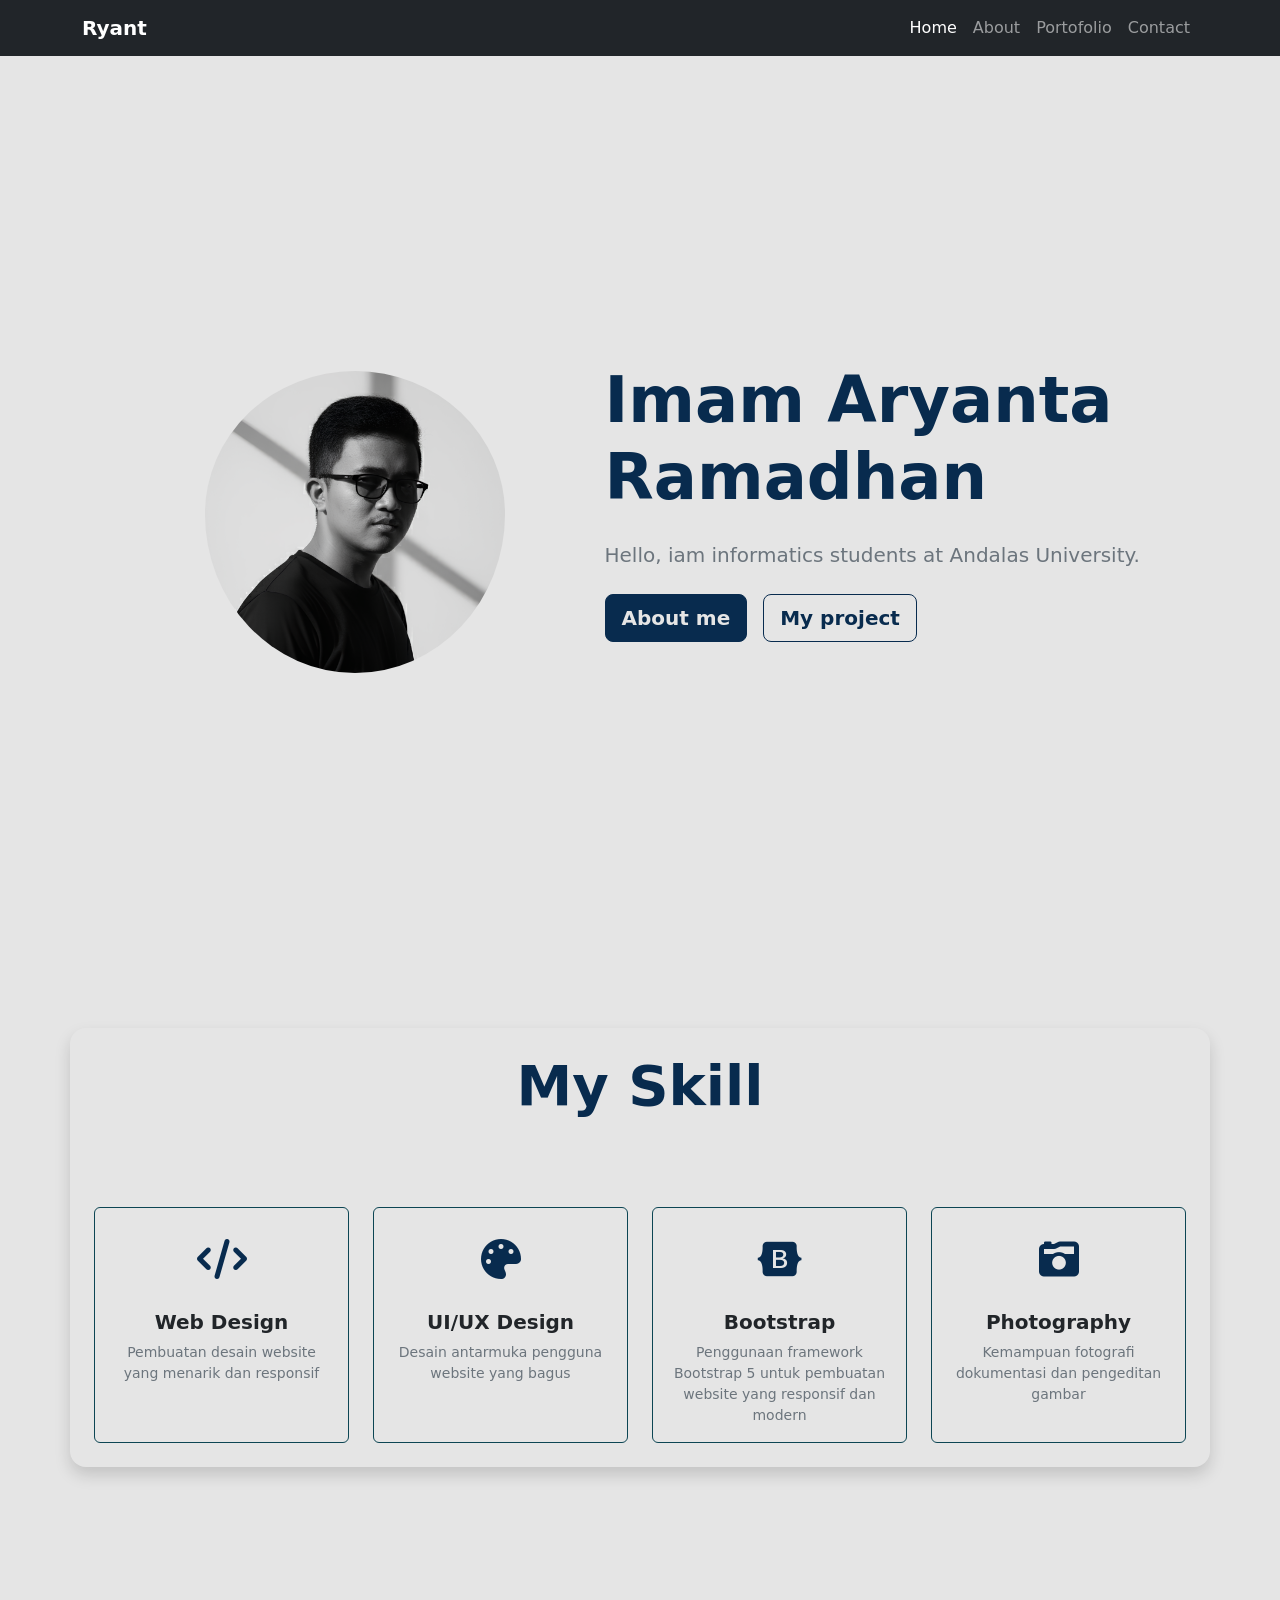
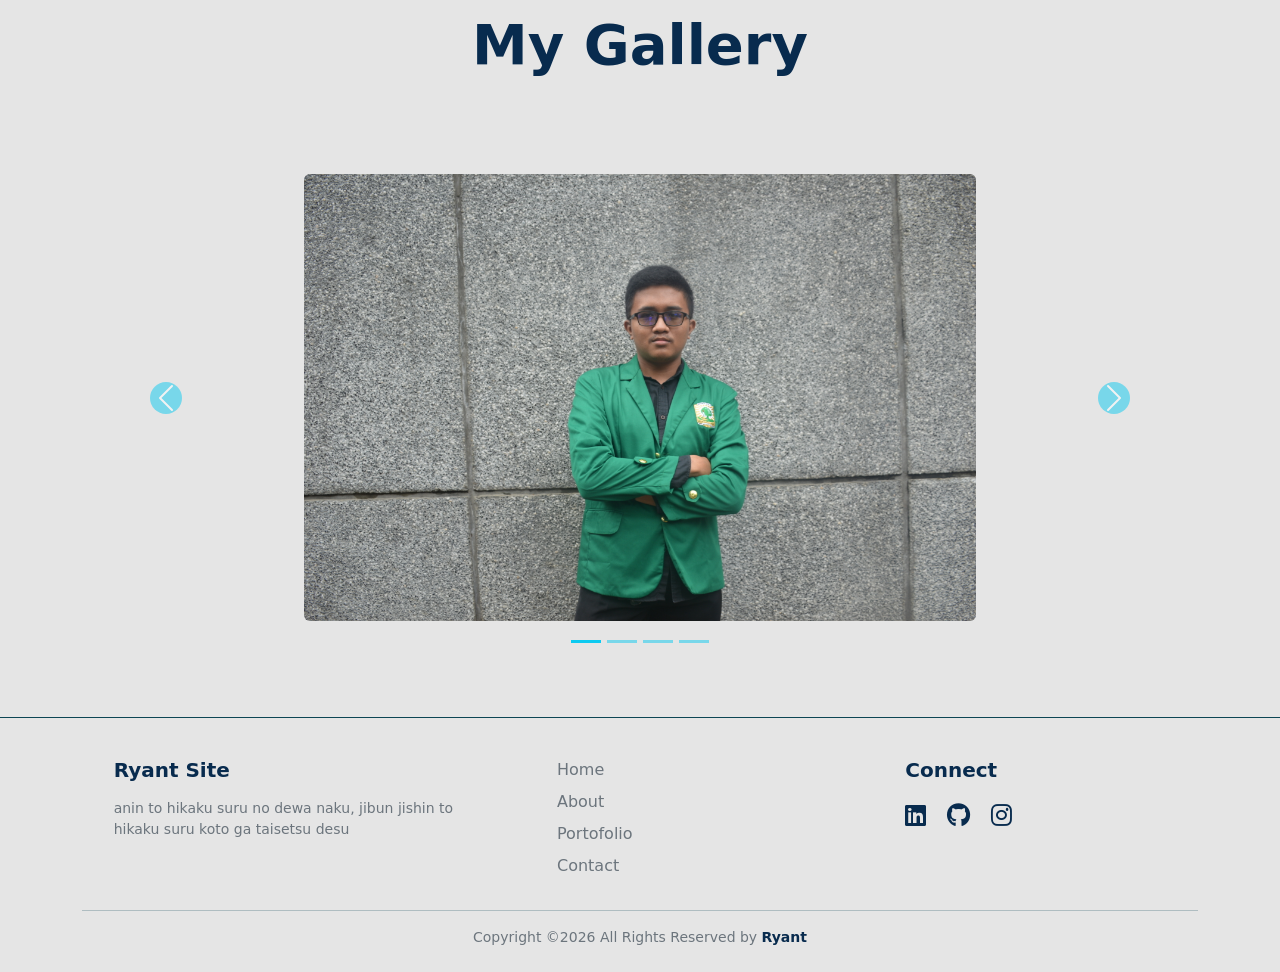
<file: index.html>
<!DOCTYPE html>
<html lang="id">
<head>
    <meta charset="UTF-8">
    <meta name="viewport" content="width=device-width, initial-scale=1.0">
    <title>Ryant | home</title>
    <link href="https://cdn.jsdelivr.net/npm/bootstrap@5.3.2/dist/css/bootstrap.min.css" rel="stylesheet">
    <link rel="stylesheet" href="https://cdnjs.cloudflare.com/ajax/libs/font-awesome/6.4.2/css/all.min.css">
    <link href="style.css" rel="stylesheet">
    <script src="script.js"></script>
</head>

    <nav class="navbar navbar-expand-lg navbar-dark bg-dark fixed-top">
        <div class="container">
            <a class="navbar-brand fw-bold" href="#">Ryant</a>
            
            <button class="navbar-toggler" type="button" data-bs-toggle="collapse" data-bs-target="#navbarNav" aria-controls="navbarNav" aria-expanded="false" aria-label="Toggle navigation">
                <span class="navbar-toggler-icon"></span>
            </button>
            <div class="collapse navbar-collapse" id="navbarNav">
                <ul class="navbar-nav ms-auto">
                    <li class="nav-item"><a class="nav-link active" href="index.html">Home</a></li>
                    <li class="nav-item"><a class="nav-link" href="about.html">About</a></li>
                    <li class="nav-item"><a class="nav-link" href="portofolio.html">Portofolio</a></li>
                    <li class="nav-item"><a class="nav-link" href="contact.html">Contact</a></li>
                </ul>
            </div>
        </div>
    </nav>

    <section id="hero" class="hero-section d-flex align-items-center vh-100 p-5">
        <div class="container">
            <div class="row align-items-center justify-content-center"> 
                <div class="col-lg-5 col-md-10 text-center mb-5 mb-lg-0">
                    <div class="profile-container mx-auto">
                        <img src="gambar/gambar1.jpg" alt="Imam Aryanta Ramadhan"  width="300" class="mt-3 pt-3 rounded-circle">
                    </div>
                </div>

                <div class="col-lg-6 col-md-10 text-center text-lg-start">
                    <h1 class="display-3 fw-bolder text-info mb-4">Imam Aryanta Ramadhan</h1>
                    <p class="lead text-secondary mb-4">
                        Hello, iam informatics students at Andalas University.
                    </p>
                    <div class="d-flex justify-content-center justify-content-lg-start flex-wrap">
                        <a href="about.html" class="btn btn-info btn-lg fw-bold me-3 mb-2" >About me</a>
                        <a href="portofolio.html" class="btn btn-outline-info btn-lg fw-bold mb-2">My project</a>
                    </div>
                </div>
            </div>
        </div>
    </section>

    <section id="services" class="py-5 bg-content-section">
        <div class="container rounded-4 shadow mt-4 p-4 mb-5">
            <h2 class="text-center mb-5 display-4 fw-bold text-info">My Skill</h2>
            
            <div class="row row-cols-1 row-cols-md-2 row-cols-lg-4 g-4 mt-3 pt-3">
                
                <div class="col">
                    <div class="card h-100 bg-content-section skill-card text-center border-info-dark">
                        <i class="fa-solid fa-code text-center fs-1 mt-3 text-info"></i>
                        <div class="card-body text-center">
                            <h5 class="fw-bold">Web Design</h5>
                            <p class="card-text text-secondary small">Pembuatan desain website yang menarik dan responsif </p>
                        </div>
                    </div>
                </div>
                
                <div class="col">
                    <div class="card h-100 bg-content-section skill-card text-center border-info-dark">
                        <i class="fa-solid fa-palette text-center fs-1 mt-3 text-info"></i>
                        <div class="card-body text-center">
                            <h5 class="fw-bold">UI/UX Design</h5>
                            <p class="card-text text-secondary small">Desain antarmuka pengguna website yang bagus</p>
                        </div>
                    </div>
                </div>
                
                <div class="col">
                    <div class="card h-100 bg-content-section skill-card text-center border-info-dark">
                        <i class="fa-brands fa-bootstrap text-center fs-1 mt-3 text-info"></i>
                        <div class="card-body text-center">
                            <h5 class="fw-bold">Bootstrap</h5>
                            <p class="card-text text-secondary small">Penggunaan framework Bootstrap 5 untuk pembuatan website yang responsif dan modern</p>
                        </div>
                    </div>
                </div>
                
                <div class="col">
                    <div class="card h-100 bg-content-section skill-card text-center border-info-dark">
                        <i class="fa-solid fa-camera-retro text-center fs-1 mt-3 text-info"></i>
                        <div class="card-body text-center">
                            <h5 class="fw-bold">Photography</h5>
                            <p class="card-text text-secondary small">Kemampuan fotografi dokumentasi dan pengeditan gambar</p>
                        </div>
                    </div>
                </div>
            </div>
        </div>
    </section>
    
    <section id="gallery-carousel" class="py-5 bg-dark-lighter">
        <div class="container">
            <h2 class="text-center mb-5 display-4 fw-bold text-info">My Gallery</h2>
            
            <div id="imageGalleryCarousel" class="carousel slide" data-bs-ride="carousel">
                
                <div class="carousel-indicators">
                    <button type="button" data-bs-target="#imageGalleryCarousel" data-bs-slide-to="0" class="active bg-info" aria-current="true" aria-label="Slide 1"></button>
                    <button type="button" data-bs-target="#imageGalleryCarousel" data-bs-slide-to="1" class="bg-info" aria-label="Slide 2"></button>
                    <button type="button" data-bs-target="#imageGalleryCarousel" data-bs-slide-to="2" class="bg-info" aria-label="Slide 3"></button>
                    <button type="button" data-bs-target="#imageGalleryCarousel" data-bs-slide-to="3" class="bg-info" aria-label="Slide 4"></button>
                </div>

                <div class="carousel-inner p-md-3 p-lg-5">
                    
                    <div class="carousel-item active">
                        <div class="row justify-content-center">
                            <div class="col-md-8 text-center">
                                <img src="gambar/image1.jpg" class="d-block w-100 img-fluid rounded border-neon-glow-sm" alt="Image 1">
                            </div>
                        </div>
                    </div>
                    
                    <div class="carousel-item">
                        <div class="row justify-content-center">
                            <div class="col-md-8 text-center">
                                <img src="gambar/image2.jpg" class="d-block w-100 img-fluid rounded border-neon-glow-sm" alt="Image 2">
                            </div>
                        </div>
                    </div>
                    
                    <div class="carousel-item">
                        <div class="row justify-content-center">
                            <div class="col-md-8 text-center">
                                <img src="gambar/image3.jpg" class="d-block w-100 img-fluid rounded border-neon-glow-sm" alt="Image 3">
                            </div>
                        </div>
                    </div>

                    <div class="carousel-item">
                        <div class="row justify-content-center">
                            <div class="col-md-8 text-center">
                                <img src="gambar/image4.jpg" class="d-block w-100 img-fluid rounded border-neon-glow-sm" alt="Image 4">
                            </div>
                        </div>
                    </div>

                </div>
                
                <button class="carousel-control-prev" type="button" data-bs-target="#imageGalleryCarousel" data-bs-slide="prev">
                    <span class="carousel-control-prev-icon bg-info rounded-circle p-3" aria-hidden="true"></span>
                    <span class="visually-hidden">Previous</span>
                </button>
                <button class="carousel-control-next" type="button" data-bs-target="#imageGalleryCarousel" data-bs-slide="next">
                    <span class="carousel-control-next-icon bg-info rounded-circle p-3" aria-hidden="true"></span>
                    <span class="visually-hidden">Next</span>
                </button>
            </div>
        </div>
    </section>

    <footer class="text-white pt-5 pb-4 border-top border-info-dark bg-content-section">
    <div class="container text-center text-md-start">
        <div class="row text-center text-md-start g-4">
            
            <div class="col-md-4 col-lg-4 mx-auto mt-3">
                <h5 class="fw-bold text-info mb-3">Ryant Site</h5>
                <p class="text-secondary small">
                    anin to hikaku suru no dewa naku, jibun jishin to hikaku suru koto ga taisetsu desu
                </p>
            </div>
            
            <div class="col-md-4 col-lg-3 mx-auto mt-3">
                <ul class="list-unstyled">
                    <li class="mb-2">
                        <a href="index.html" class="text-secondary text-decoration-none">Home</a>
                    </li>
                    <li class="mb-2">
                        <a href="about.html" class="text-secondary text-decoration-none">About</a>
                    </li>
                    <li class="mb-2">
                        <a href="portofolio.html" class="text-secondary text-decoration-none">Portofolio</a>
                    </li>
                    <li class="mb-2">
                        <a href="contact.html" class="text-secondary text-decoration-none">Contact</a>
                    </li>
                </ul>
            </div>
            
            <div class="col-md-4 col-lg-3 mx-auto mt-3">
                <h5 class="fw-bold text-info mb-3">Connect</h5>
                <ul class="list-unstyled list-inline mb-0">
                    <li class="list-inline-item me-3">
                        <a href="https://www.linkedin.com/in/imam-aryanta-ramadhan-74742231b/" class="text-info fs-4" aria-label="linkedIn"><i class="fab fa-linkedin"></i></a>
                    </li>
                    <li class="list-inline-item me-3">
                        <a href="https://github.com/RyantRamadhan" class="text-info fs-4" aria-label="Github"><i class="fab fa-github"></i></a>
                    </li>
                    <li class="list-inline-item">
                        <a href="https://www.instagram.com/ryant_rmd/" class="text-info fs-4" aria-label="Instagram"><i class="fab fa-instagram"></i></a>
                    </li>
                </ul>
            </div>

        </div>

        <hr class="my-3 border-info-dark">

        <div class="row align-items-center">
            
            <div class="col-12 text-center">
                <p class="text-secondary small mb-0">
                    Copyright ©<script>document.write(new Date().getFullYear())</script> All Rights Reserved by 
                    <strong class="text-info">Ryant</strong>
                </p>
            </div>
        </div>
        </div>
    </footer>


    <script src="https://cdn.jsdelivr.net/npm/bootstrap@5.3.2/dist/js/bootstrap.bundle.min.js"></script>
</body>
</html>
</file>
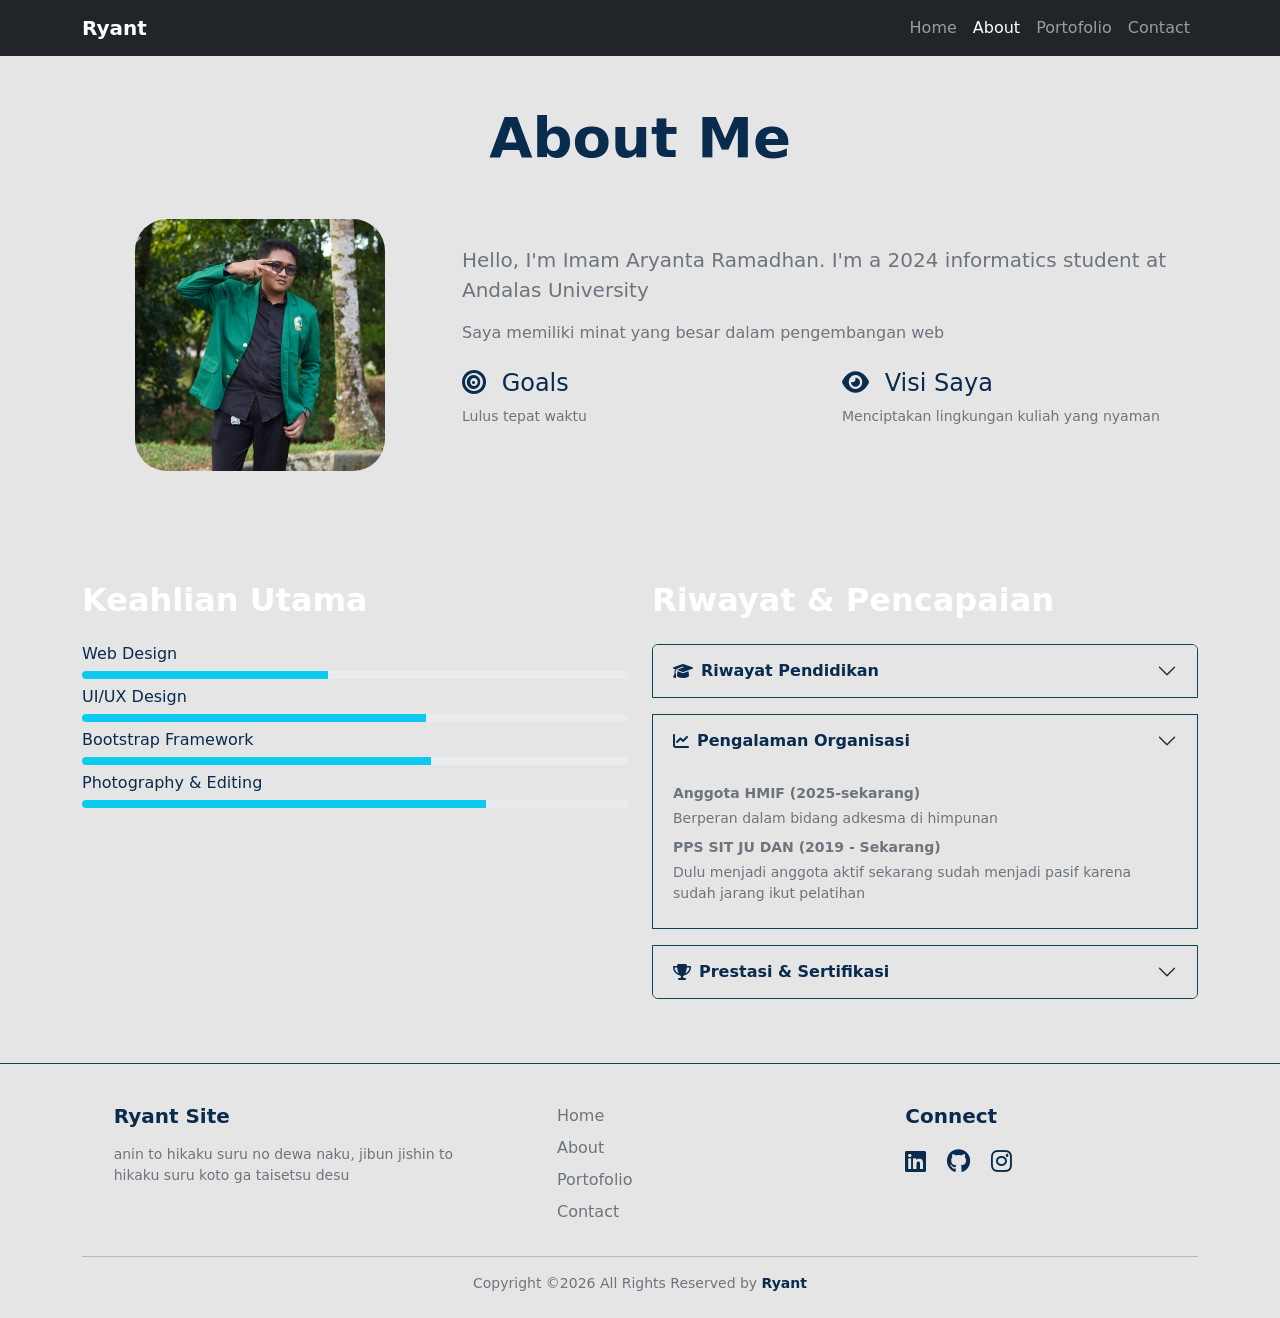
<file: about.html>
<!DOCTYPE html>
<html lang="id">
<head>
    <meta charset="UTF-8">
    <meta name="viewport" content="width=device-width, initial-scale=1.0">
    <title>Ryant | about</title>
    <link href="https://cdn.jsdelivr.net/npm/bootstrap@5.3.2/dist/css/bootstrap.min.css" rel="stylesheet">
    <link rel="stylesheet" href="https://cdnjs.cloudflare.com/ajax/libs/font-awesome/6.4.2/css/all.min.css">
    <link href="style.css" rel="stylesheet">
    <script src="script.js"></script>
</head>
    <nav class="navbar navbar-expand-lg navbar-dark bg-dark fixed-top">
        <div class="container">
            <a class="navbar-brand fw-bold" href="#">Ryant</a>
            
            <button class="navbar-toggler" type="button" data-bs-toggle="collapse" data-bs-target="#navbarNav" aria-controls="navbarNav" aria-expanded="false" aria-label="Toggle navigation">
                <span class="navbar-toggler-icon"></span>
            </button>
            <div class="collapse navbar-collapse" id="navbarNav">
                <ul class="navbar-nav ms-auto">
                    <li class="nav-item"><a class="nav-link" href="index.html">Home</a></li>
                    <li class="nav-item"><a class="nav-link active" href="about.html">About</a></li>
                    <li class="nav-item"><a class="nav-link" href="portofolio.html">Portofolio</a></li>
                    <li class="nav-item"><a class="nav-link" href="contact.html">Contact</a></li>
                </ul>
            </div>
        </div>
    </nav>
    
        <section id="personal-info" class="py-5 bg-content-section">
            <div class="container">
                <h1 class="text-center mb-5 display-4 fw-bold text-info">About Me</h1>
                <div class="row align-items-center">
                    
                    <div class="col-lg-4 text-center mb-4 mb-lg-0">
                        <div class="profile-container mx-auto mb-3" style="width: 250px; height: 250px;">
                            <img src="gambar/gambar2.jpg" alt="Ryant" class="img-fluid rounded-5 profile-img border-neon-glow">
                        </div>
                    </div>

                    <div class="col-lg-8">
                        <p class="lead text-secondary">
                            Hello, I'm Imam Aryanta Ramadhan. I'm a 2024 informatics student at Andalas University
                        </p>
                        <p class="text-secondary">
                            Saya memiliki minat yang besar dalam pengembangan web
                        </p>

                        <div class="row mt-4">
                            <div class="col-md-6 mb-3">
                                <h4 class="text-info"><i class="fas fa-bullseye me-2"></i> Goals</h4>
                                <p class="text-secondary small">Lulus tepat waktu</p>
                            </div>
                            <div class="col-md-6 mb-3">
                                <h4 class="text-info"><i class="fas fa-eye me-2"></i> Visi Saya</h4>
                                <p class="text-secondary small">Menciptakan lingkungan kuliah yang nyaman</p>
                            </div>
                        </div>
                    </div>
                </div>
            </div>
        </section>

        <section id="timeline-skills" class="py-5 bg-content-section">
    <div class="container">
        
        <div class="row">
            
            <div class="col-lg-6 mb-5 mb-lg-0">
                <h2 class="text fw-bold mb-4">Keahlian Utama</h2>
                <div class="mb-4">
                    <h6 class="text-info">Web Design </h6>
                    <div class="progress mb-2" style="height: 8px;"><div class="progress-bar bg-info" role="progressbar" style="width: 45%"></div></div>
                    <h6 class="text-info">UI/UX Design </h6>
                    <div class="progress mb-2" style="height: 8px;"><div class="progress-bar bg-info" role="progressbar" style="width: 63%"></div></div>
                    <h6 class="text-info">Bootstrap Framework</h6>
                    <div class="progress mb-2" style="height: 8px;"><div class="progress-bar bg-info" role="progressbar" style="width: 64%"></div></div>
                    <h6 class="text-info">Photography & Editing</h6>
                    <div class="progress mb-2" style="height: 8px;"><div class="progress-bar bg-info" role="progressbar" style="width: 74%"></div></div>
                </div>

            </div>

            <div class="col-lg-6">
                <h2 class="text fw-bold mb-4">Riwayat & Pencapaian</h2>

                <div class="accordion" id="timelineAccordion">
                    
                    <div class="accordion-item bg-content-section border-info-dark mb-3">
                        <h2 class="accordion-header" id="headingEducation">
                            <button class="accordion-button collapsed bg-content-section text-info fw-bold" type="button" data-bs-toggle="collapse" data-bs-target="#collapseEducation" aria-expanded="false" data-bs-parent="#timelineAccordion">
                                <i class="fas fa-graduation-cap me-2"></i> Riwayat Pendidikan
                            </button>
                        </h2>
                        <div id="collapseEducation" class="accordion-collapse collapse" aria-labelledby="headingEducation" data-bs-parent="#timelineAccordion">
                            <div class="accordion-body accordion-body-horizontal text-secondary small">
                                <p class="mb-1 fw-bold">S1 Informatika</p>
                                <p class="mb-2">Universitas Andalas, Padang (2024 - Sekarang)</p>
                                <p class="mb-1 fw-bold">SMA Negeri 1 Sumatera Barat</p>
                                <p class="mb-2">Jurusan Ilmu Pengetahuan Alam (2021 - 2024)</p>
                            </div>
                        </div>
                    </div>
                    
                    <div class="accordion-item bg-content-section border-info-dark mb-3">
                        <h2 class="accordion-header" id="headingOrganization">
                            <button class="accordion-button collapsed bg-content-section text-info fw-bold" type="button" data-bs-toggle="collapse" data-bs-target="#collapseOne" aria-expanded="false" data-bs-parent="#timelineAccordion">
                                <i class="fas fa-chart-line me-2"></i> Pengalaman Organisasi 
                            </button>
                        </h2>
                        <div id="collapseOne" class="accordion-collapse collapse show" aria-labelledby="headingOrganization" data-bs-parent="#timelineAccordion">
                            <div class="accordion-body accordion-body-horizontal text-secondary small">
                                <p class="mb-1 fw-bold">Anggota HMIF (2025-sekarang)</p>
                                <p class="mb-2">Berperan dalam bidang adkesma di himpunan</p>
                                <p class="mb-1 fw-bold">PPS SIT JU DAN (2019 - Sekarang)</p>
                                <p class="mb-2">Dulu menjadi anggota aktif sekarang sudah menjadi pasif karena sudah jarang ikut pelatihan</p>
                            </div>
                        </div>
                    </div>

                    <div class="accordion-item bg-content-section border-info-dark mb-3">
                        <h2 class="accordion-header" id="headingThree">
                            <button class="accordion-button collapsed bg-content-section text-info fw-bold" type="button" data-bs-toggle="collapse" data-bs-target="#collapseTwo" aria-expanded="false" data-bs-parent="#timelineAccordion">
                                <i class="fas fa-trophy me-2"></i> Prestasi & Sertifikasi
                            </button>
                        </h2>
                        <div id="collapseTwo" class="accordion-collapse collapse" aria-labelledby="headingThree" data-bs-parent="#timelineAccordion">
                            <div class="accordion-body accordion-body-horizontal text-secondary small">
                                <p class="mb-1 fw-bold">Sertifikat OSN Fisika tingkat provinsi (2023)</p>
                            </div>
                        </div>
                    </div>

                </div>
            </div>
            
        </div>
    </div>
</section>
    <footer class="text-white pt-5 pb-4 border-top border-info-dark bg-content-section">
    <div class="container text-center text-md-start">
        <div class="row text-center text-md-start g-4">
            
            <div class="col-md-4 col-lg-4 mx-auto mt-3">
                <h5 class="fw-bold text-info mb-3">Ryant Site</h5>
                <p class="text-secondary small">
                    anin to hikaku suru no dewa naku, jibun jishin to hikaku suru koto ga taisetsu desu
                </p>
            </div>
            
            <div class="col-md-4 col-lg-3 mx-auto mt-3">
                <ul class="list-unstyled">
                    <li class="mb-2">
                        <a href="index.html" class="text-secondary text-decoration-none">Home</a>
                    </li>
                    <li class="mb-2">
                        <a href="about.html" class="text-secondary text-decoration-none">About</a>
                    </li>
                    <li class="mb-2">
                        <a href="portofolio.html" class="text-secondary text-decoration-none">Portofolio</a>
                    </li>
                    <li class="mb-2">
                        <a href="contact.html" class="text-secondary text-decoration-none">Contact</a>
                    </li>
                </ul>
            </div>
            
            <div class="col-md-4 col-lg-3 mx-auto mt-3">
                <h5 class="fw-bold text-info mb-3">Connect</h5>
                <ul class="list-unstyled list-inline mb-0">
                    <li class="list-inline-item me-3">
                        <a href="https://www.linkedin.com/in/imam-aryanta-ramadhan-74742231b/" class="text-info fs-4" aria-label="linkedIn"><i class="fab fa-linkedin"></i></a>
                    </li>
                    <li class="list-inline-item me-3">
                        <a href="https://github.com/RyantRamadhan" class="text-info fs-4" aria-label="Github"><i class="fab fa-github"></i></a>
                    </li>
                    <li class="list-inline-item">
                        <a href="https://www.instagram.com/ryant_rmd/" class="text-info fs-4" aria-label="Instagram"><i class="fab fa-instagram"></i></a>
                    </li>
                </ul>
            </div>

        </div>

        <hr class="my-3 border-info-dark">

        <div class="row align-items-center">
            
            <div class="col-12 text-center">
                <p class="text-secondary small mb-0">
                    Copyright ©<script>document.write(new Date().getFullYear())</script> All Rights Reserved by 
                    <strong class="text-info">Ryant</strong>
                </p>
            </div>
        </div>
    </div>
    </footer>


    <script src="https://cdn.jsdelivr.net/npm/bootstrap@5.3.2/dist/js/bootstrap.bundle.min.js"></script>
</body>
</html>
</file>
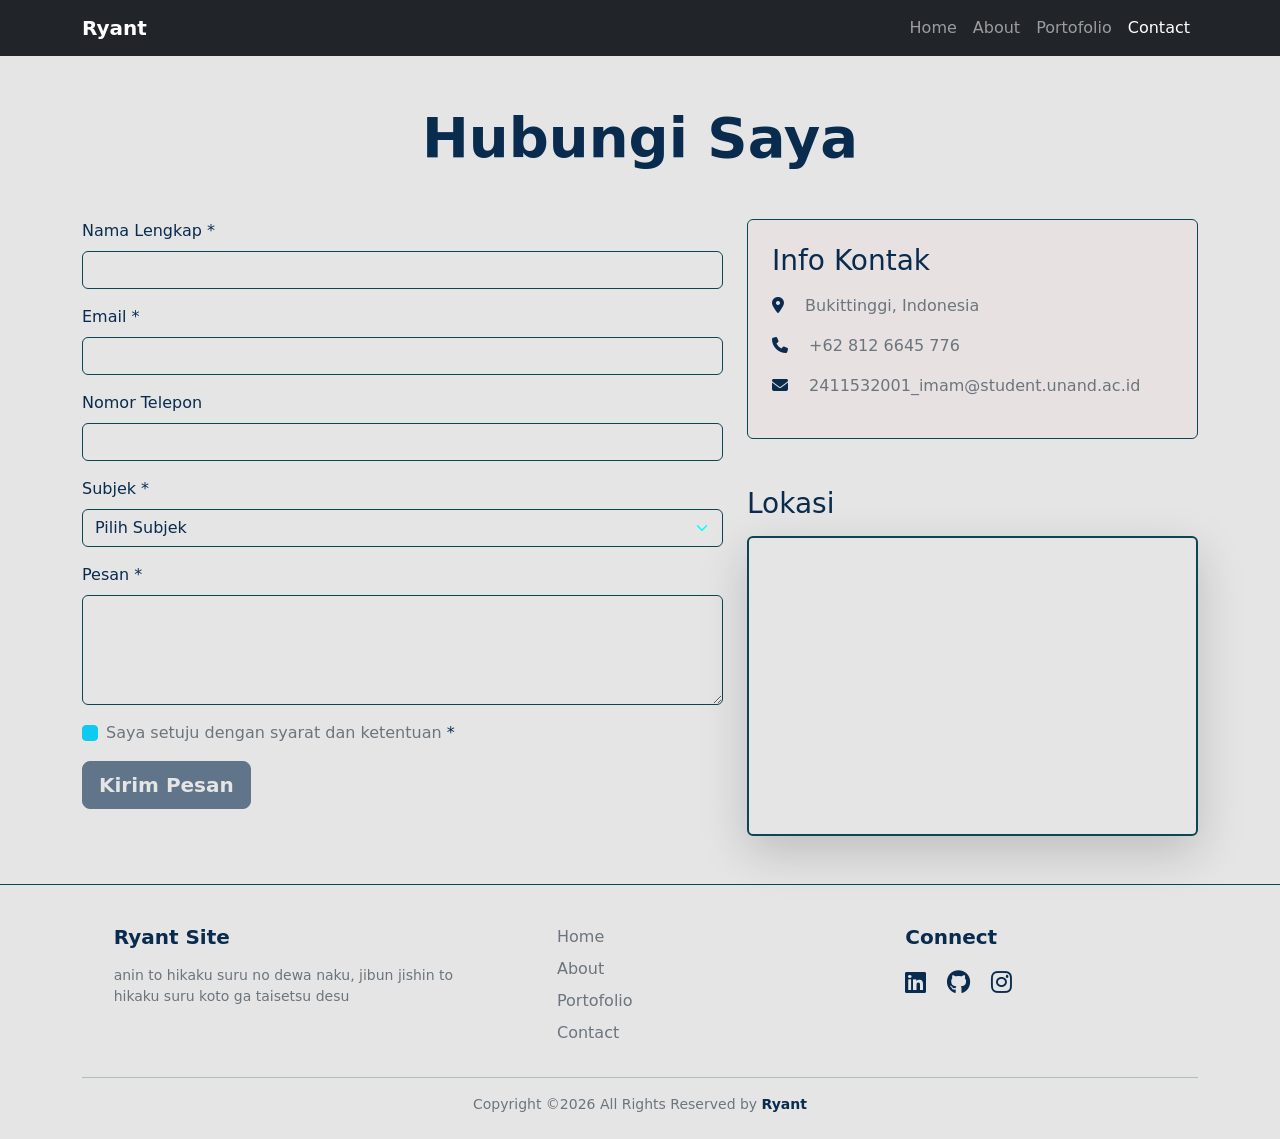
<file: contact.html>
<!DOCTYPE html>
<html lang="id">
<head>
    <meta charset="UTF-8">
    <meta name="viewport" content="width=device-width, initial-scale=1.0">
    <title>Ryant | contact </title>
    <link href="https://cdn.jsdelivr.net/npm/bootstrap@5.3.3/dist/css/bootstrap.min.css" rel="stylesheet">
    <link href="style.css" rel="stylesheet">
    <script src="script.js"></script>
    <link rel="stylesheet" href="https://cdnjs.cloudflare.com/ajax/libs/font-awesome/6.5.2/css/all.min.css">
</head>

    <nav class="navbar navbar-expand-lg navbar-dark bg-dark fixed-top">
        <div class="container">
            <a class="navbar-brand fw-bold" href="#">Ryant</a>
            
            <button class="navbar-toggler" type="button" data-bs-toggle="collapse" data-bs-target="#navbarNav" aria-controls="navbarNav" aria-expanded="false" aria-label="Toggle navigation">
                <span class="navbar-toggler-icon"></span>
            </button>
            <div class="collapse navbar-collapse" id="navbarNav">
                <ul class="navbar-nav ms-auto">
                    <li class="nav-item"><a class="nav-link" href="index.html">Home</a></li>
                    <li class="nav-item"><a class="nav-link" href="about.html">About</a></li>
                    <li class="nav-item"><a class="nav-link" href="portofolio.html">Portofolio</a></li>
                    <li class="nav-item"><a class="nav-link active" href="contact.html">Contact</a></li>
                </ul>
            </div>
        </div>
    </nav>

    <main class="bg-content-section py-5">
        <div class="container">
            <h1 class="text-center mb-5 display-4 fw-bold text-info">Hubungi Saya</h1>

            <div class="row">
                <div class="col-md-7">
                    <div id="alertContainer">
                        </div>

                    <form id="contactForm" class="needs-validation" novalidate>
                        
                        <div class="mb-3">
                            <label for="name" class="form-label">Nama Lengkap <span class="text-info">*</span></label>
                            <input type="text" class="form-control form-control-dark" id="name" required>
                            <div class="invalid-feedback">Nama wajib diisi.</div>
                        </div>

                        <div class="mb-3">
                            <label for="email" class="form-label">Email <span class="text-info">*</span></label>
                            <input type="email" class="form-control form-control-dark" id="email" required>
                            <div class="invalid-feedback">Masukkan format email yang valid.</div>
                        </div>

                        <div class="mb-3">
                            <label for="phone" class="form-label">Nomor Telepon</label>
                            <input type="tel" class="form-control form-control-dark" id="phone">
                        </div>

                        <div class="mb-3">
                            <label for="subject" class="form-label">Subjek <span class="text-info">*</span></label>
                            <select class="form-select form-control-dark" id="subject" required>
                                <option value="" disabled selected>Pilih Subjek</option>
                                <option value="project">Diskusi project</option>
                                <option value="internship">Permintaan pertemanan</option>
                                <option value="question">Pertanyaan Umum</option>
                            </select>
                            <div class="invalid-feedback">Pilih salah satu subjek.</div>
                        </div>

                        <div class="mb-3">
                            <label for="message" class="form-label">Pesan <span class="text-info">*</span></label>
                            <textarea class="form-control form-control-dark" id="message" rows="4" required></textarea>
                            <div class="invalid-feedback">Pesan wajib diisi (minimal 10 karakter).</div>
                        </div>

                        <div class="mb-3 form-check">
                            <input type="checkbox" class="form-check-input bg-info border-info" id="agreement" required>
                            <label class="form-check-label text-secondary" for="agreement">Saya setuju dengan syarat dan ketentuan <span class="text-info">*</span></label>
                            <div class="invalid-feedback">Anda harus menyetujui persyaratan.</div>
                        </div>
                        
                        <button type="submit" class="btn btn-info btn-lg fw-bold" id="submitBtn" disabled>Kirim Pesan</button>
                    </form>
                </div>

                <div class="col-md-5 mt-5 mt-md-0">
                    <div class="p-4 rounded border-info-dark bg-content-section-lighter">
                        <h3 class="mb-3 text-info">Info Kontak</h3>
                        <ul class="list-unstyled text-secondary">
                            <li class="mb-3"><i class="fas fa-map-marker-alt me-3 text-info"></i> Bukittinggi, Indonesia</li>
                            <li class="mb-3"><i class="fas fa-phone me-3 text-info"></i> +62 812 6645 776</li>
                            <li class="mb-3"><i class="fas fa-envelope me-3 text-info"></i> 2411532001_imam@student.unand.ac.id</li>
                        </ul>
                    </div>

                    <h3 class="mt-5 mb-3 text-info">Lokasi</h3>
                    <div class="map-responsive shadow-lg rounded border-info-dark" style="height: 300px; overflow: hidden;">
                        <iframe src="https://www.google.com/maps/embed?pb=!1m18!1m12!1m3!1d31918.100941903624!2d100.3513803395757!3d-0.3027605804323659!2m3!1f0!2f0!3f0!3m2!1i1024!2i768!4f13.1!3m3!1m2!1s0x2fd538a460df4be1%3A0xc940d13d891ab206!2sBukittinggi%2C%20Kota%20Bukittinggi%2C%20Sumatera%20Barat!5e0!3m2!1sid!2sid!4v1765524542829!5m2!1sid!2sid" width="100%" height="100%" style="border:0;" allowfullscreen="" loading="lazy" referrerpolicy="no-referrer-when-downgrade"></iframe>
                    </div>

                </div>
            </div>
        </div>
    </main>

    <footer class="text-white pt-5 pb-4 border-top border-info-dark bg-content-section">
    <div class="container text-center text-md-start">
        <div class="row text-center text-md-start g-4">
            
            <div class="col-md-4 col-lg-4 mx-auto mt-3">
                <h5 class="fw-bold text-info mb-3">Ryant Site</h5>
                <p class="text-secondary small">
                    anin to hikaku suru no dewa naku, jibun jishin to hikaku suru koto ga taisetsu desu
                </p>
            </div>
            
            <div class="col-md-4 col-lg-3 mx-auto mt-3">
                <ul class="list-unstyled">
                    <li class="mb-2">
                        <a href="index.html" class="text-secondary text-decoration-none">Home</a>
                    </li>
                    <li class="mb-2">
                        <a href="about.html" class="text-secondary text-decoration-none">About</a>
                    </li>
                    <li class="mb-2">
                        <a href="portofolio.html" class="text-secondary text-decoration-none">Portofolio</a>
                    </li>
                    <li class="mb-2">
                        <a href="contact.html" class="text-secondary text-decoration-none">Contact</a>
                    </li>
                </ul>
            </div>
            
            <div class="col-md-4 col-lg-3 mx-auto mt-3">
                <h5 class="fw-bold text-info mb-3">Connect</h5>
                <ul class="list-unstyled list-inline mb-0">
                    <li class="list-inline-item me-3">
                        <a href="https://www.linkedin.com/in/imam-aryanta-ramadhan-74742231b/" class="text-info fs-4" aria-label="linkedIn"><i class="fab fa-linkedin"></i></a>
                    </li>
                    <li class="list-inline-item me-3">
                        <a href="https://github.com/RyantRamadhan" class="text-info fs-4" aria-label="Github"><i class="fab fa-github"></i></a>
                    </li>
                    <li class="list-inline-item">
                        <a href="https://www.instagram.com/ryant_rmd/" class="text-info fs-4" aria-label="Instagram"><i class="fab fa-instagram"></i></a>
                    </li>
                </ul>
            </div>

        </div>

        <hr class="my-3 border-info-dark">

        <div class="row align-items-center">
            
            <div class="col-12 text-center">
                <p class="text-secondary small mb-0">
                    Copyright ©<script>document.write(new Date().getFullYear())</script> All Rights Reserved by 
                    <strong class="text-info">Ryant</strong>
                </p>
            </div>
        </div>
    </div>
    </footer>


    <script src="https://cdn.jsdelivr.net/npm/bootstrap@5.3.2/dist/js/bootstrap.bundle.min.js"></script>
</body>
</html>
</file>
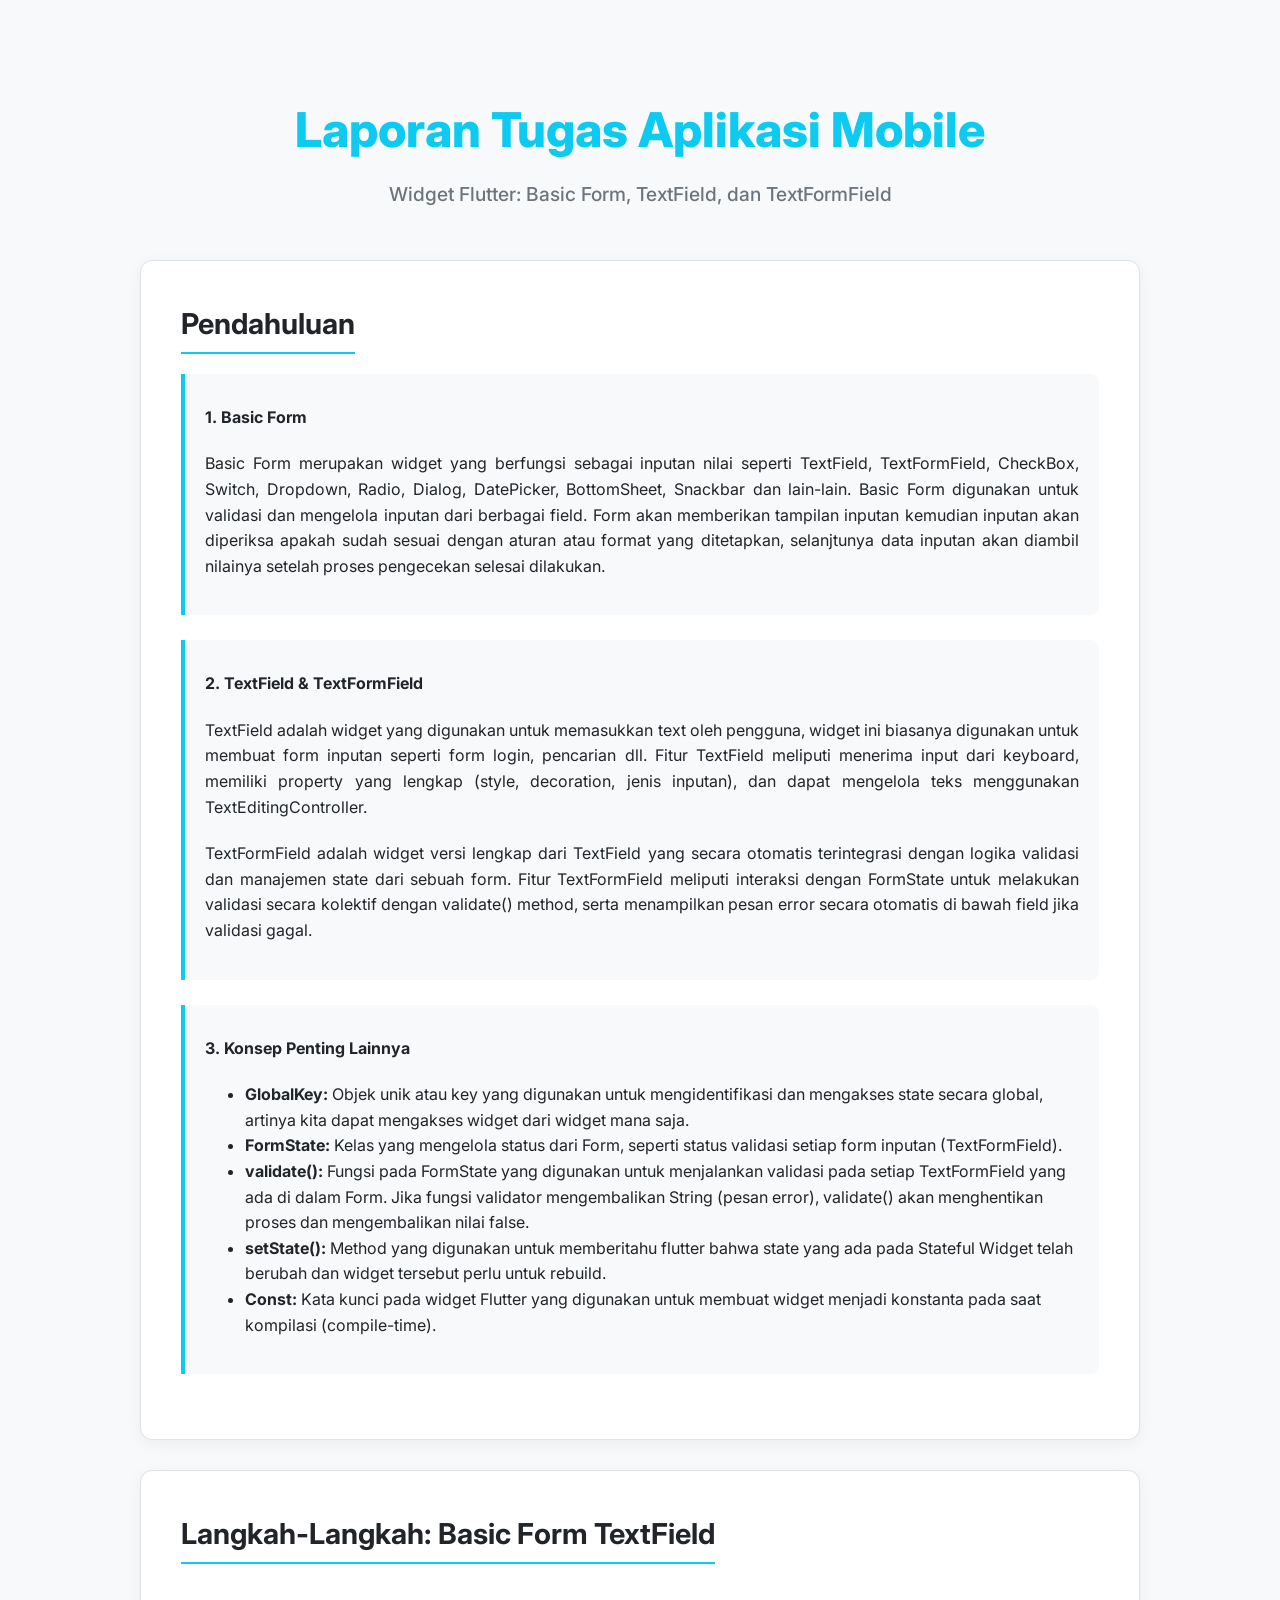
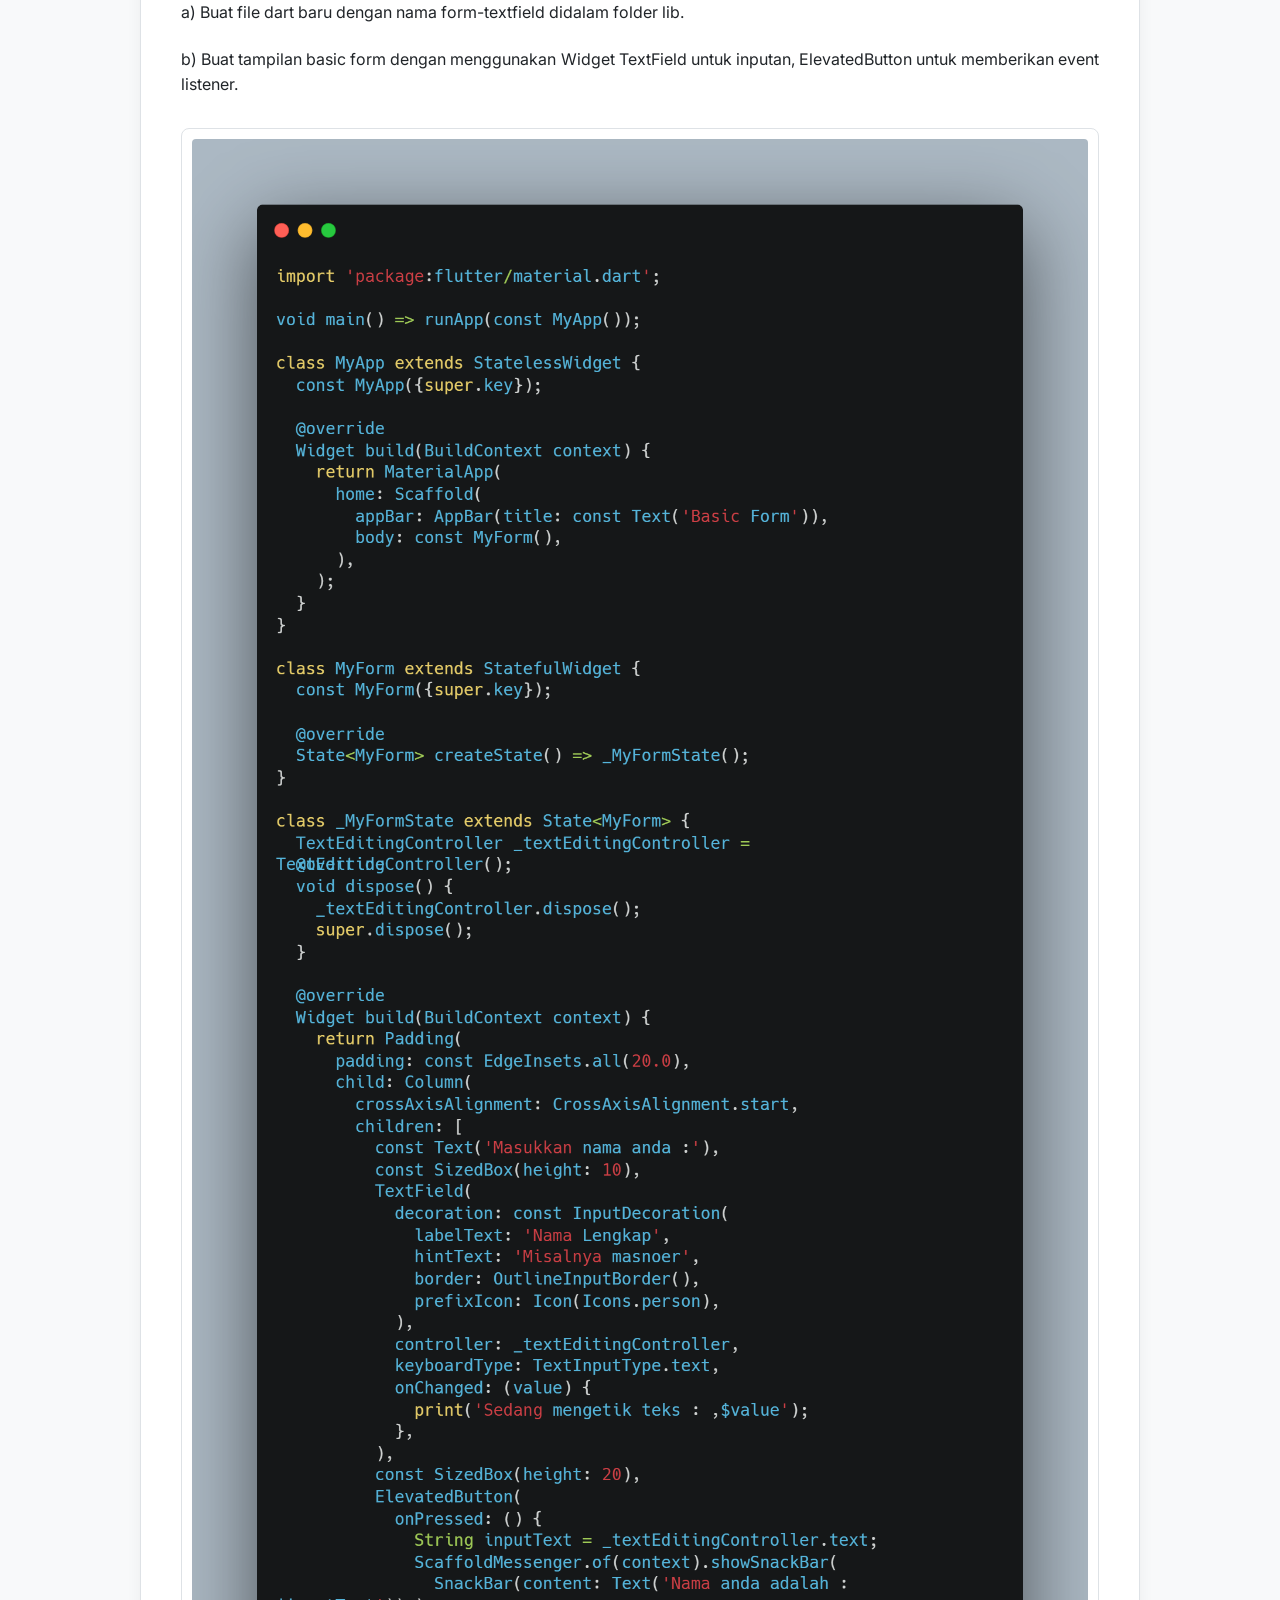
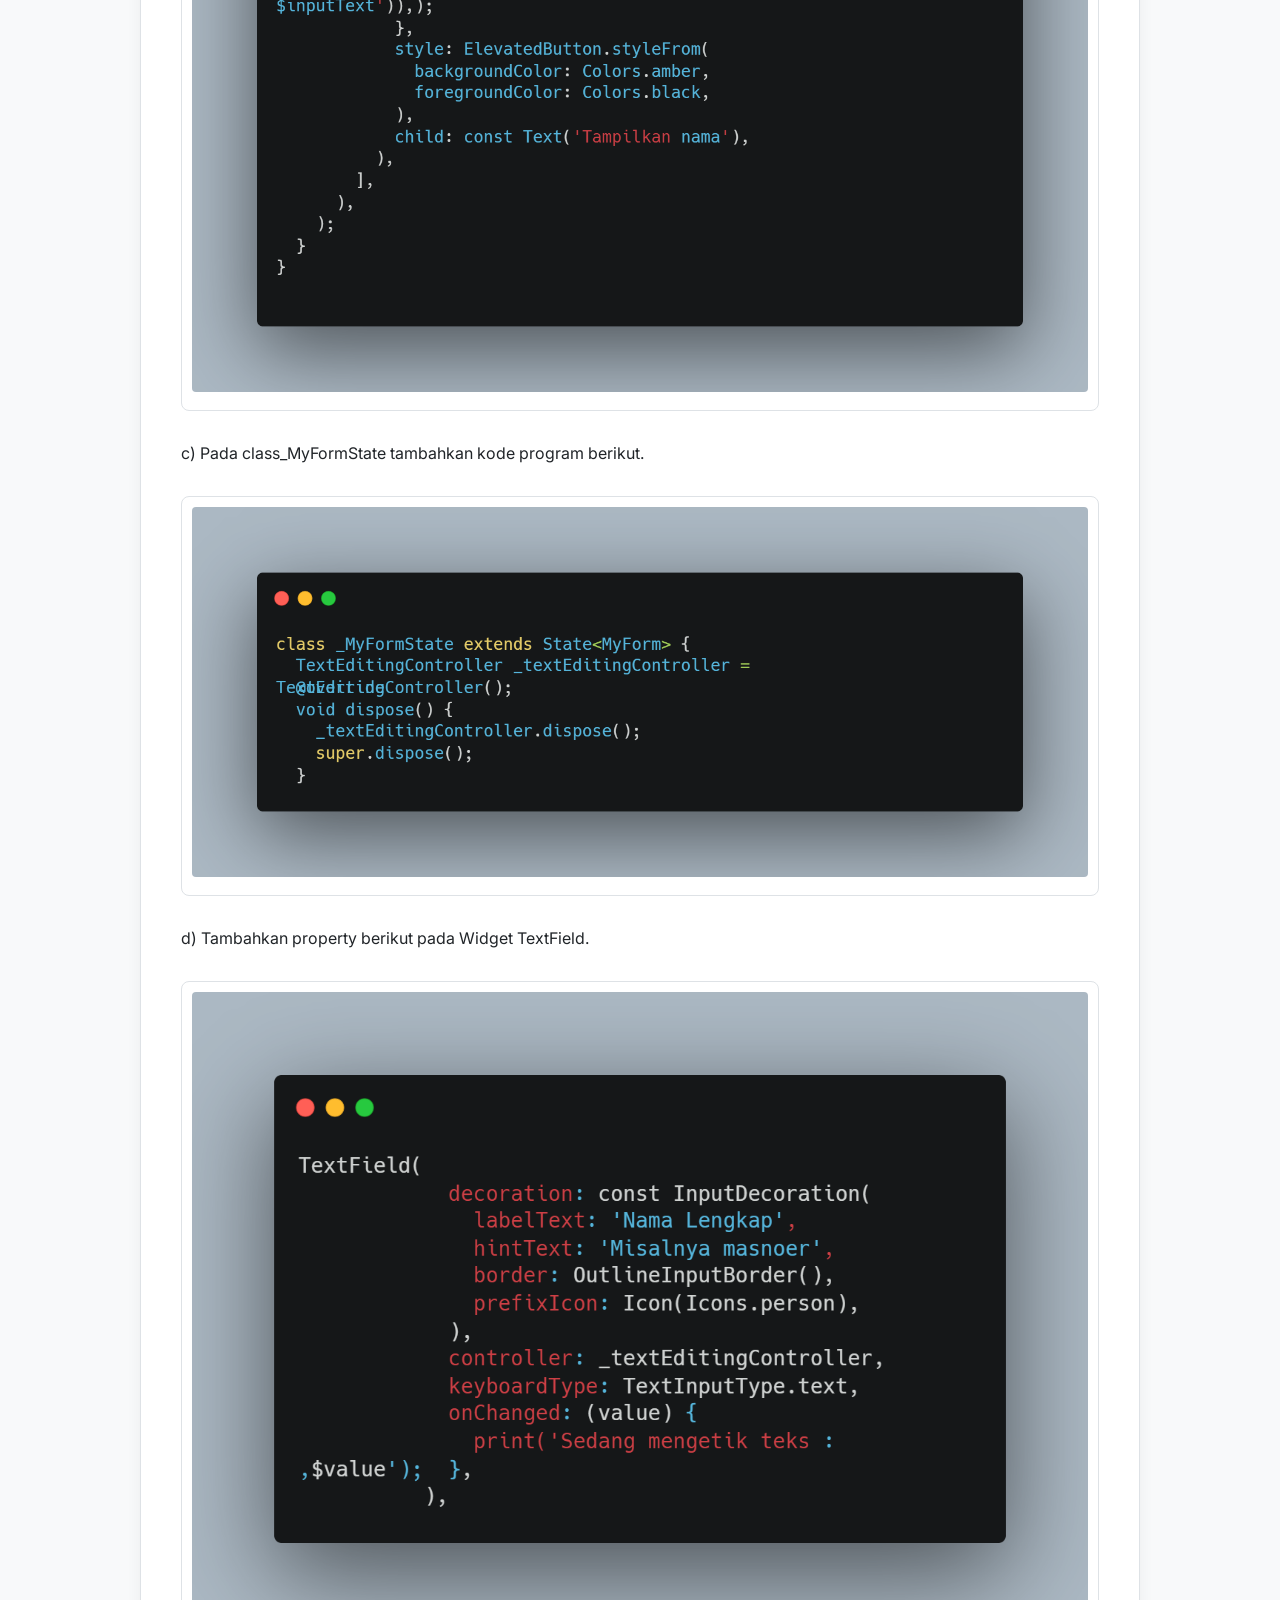
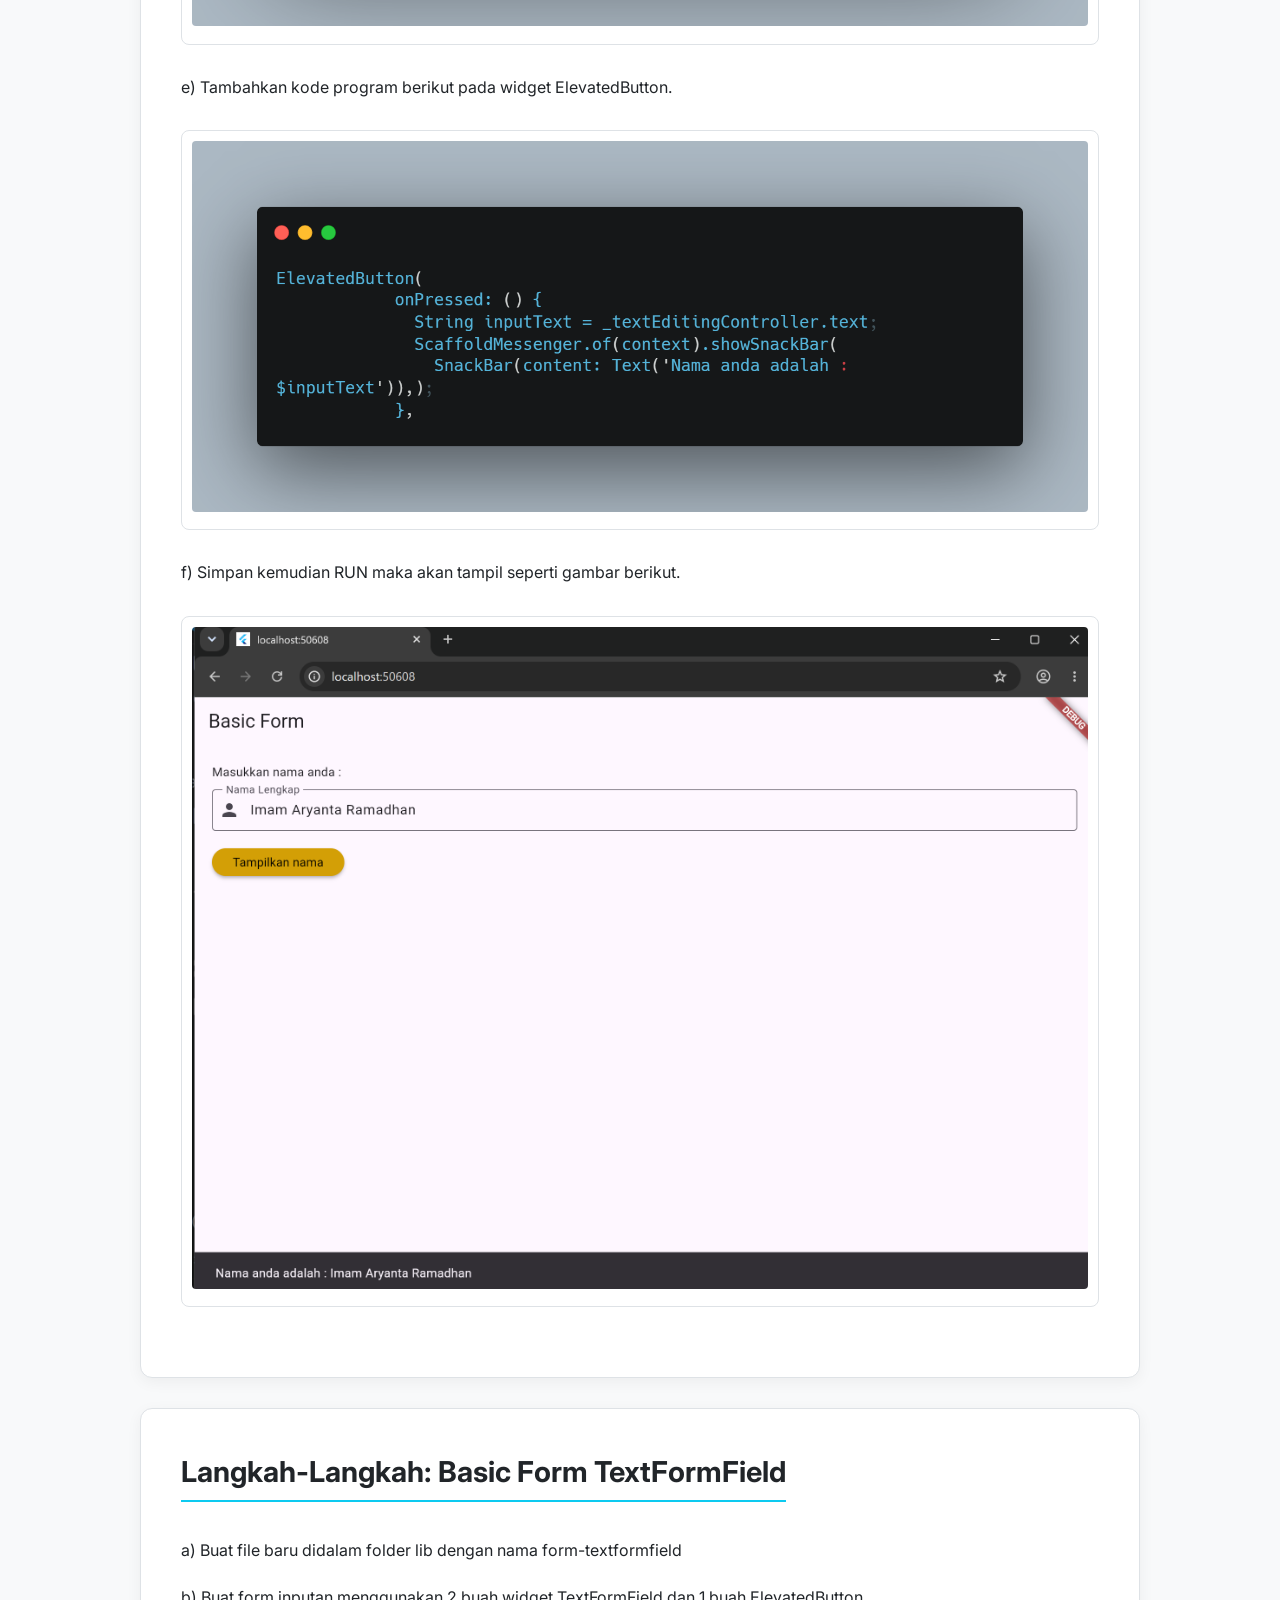
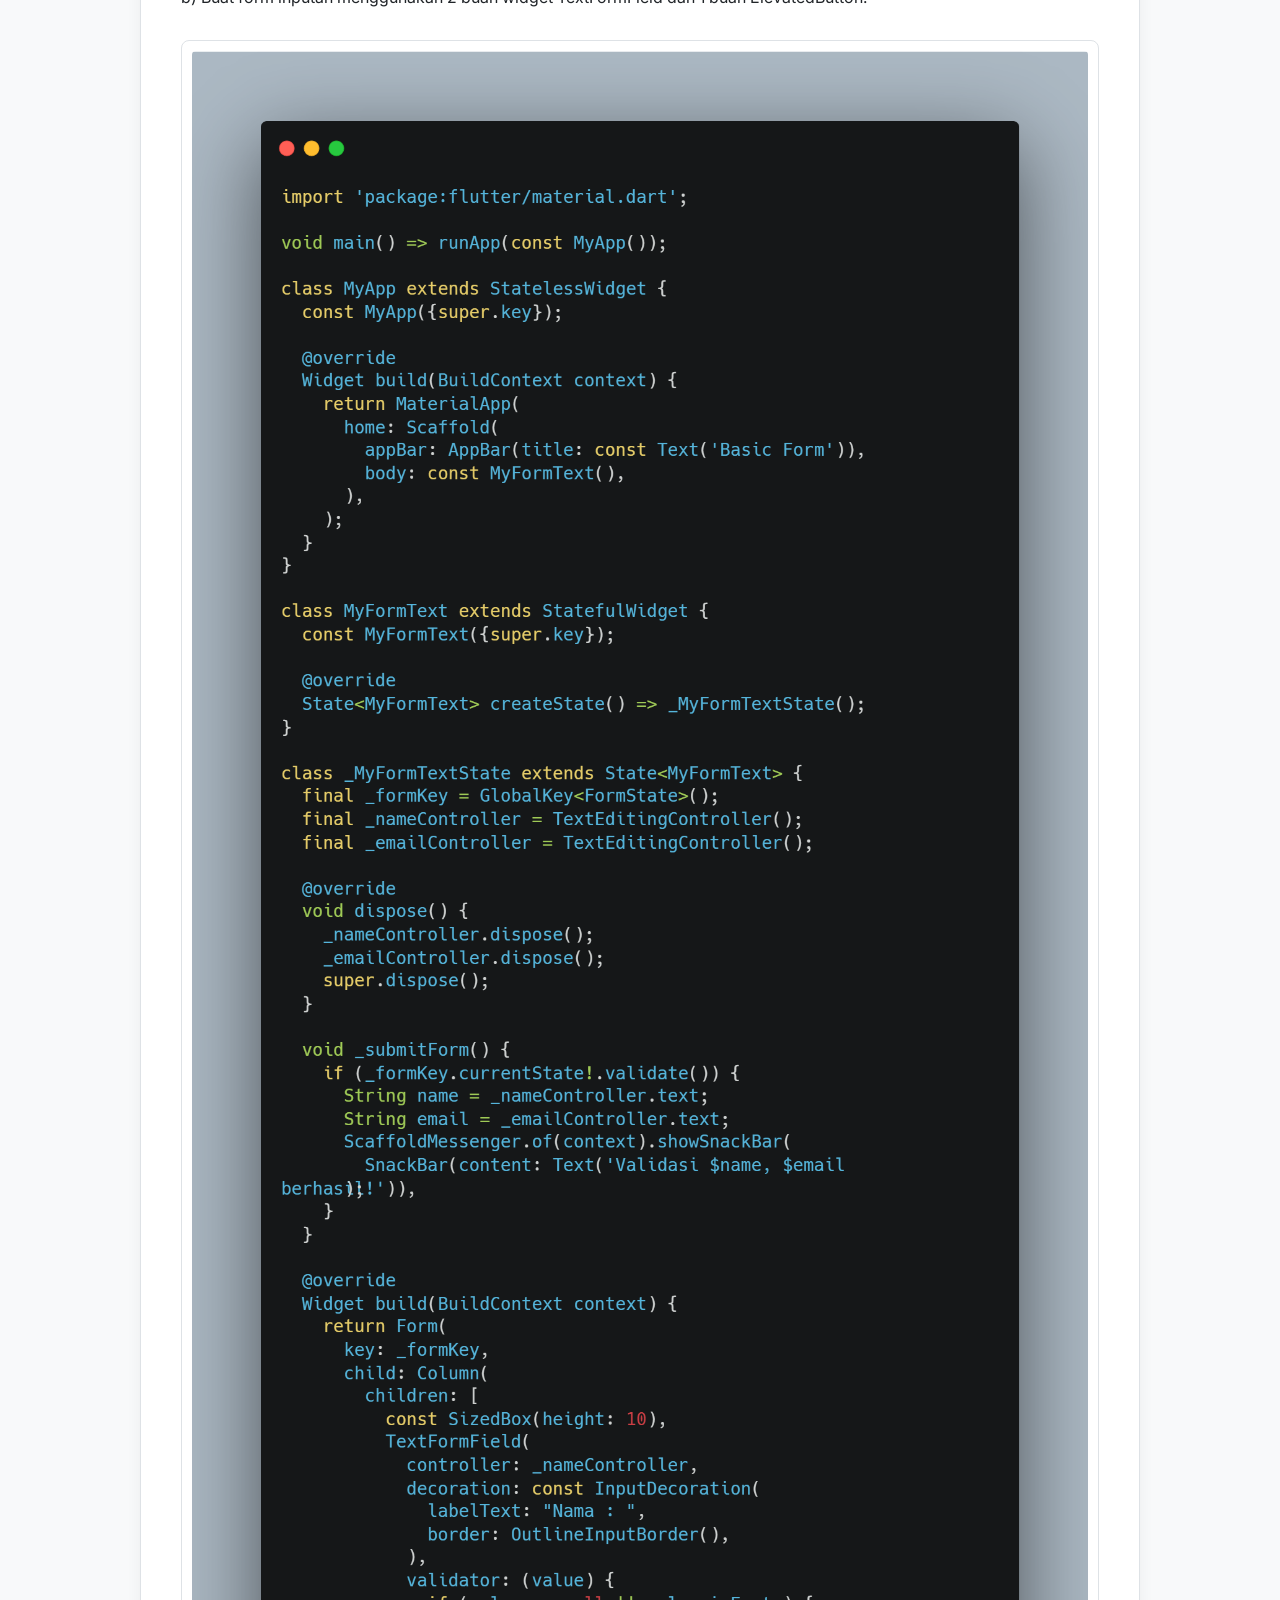
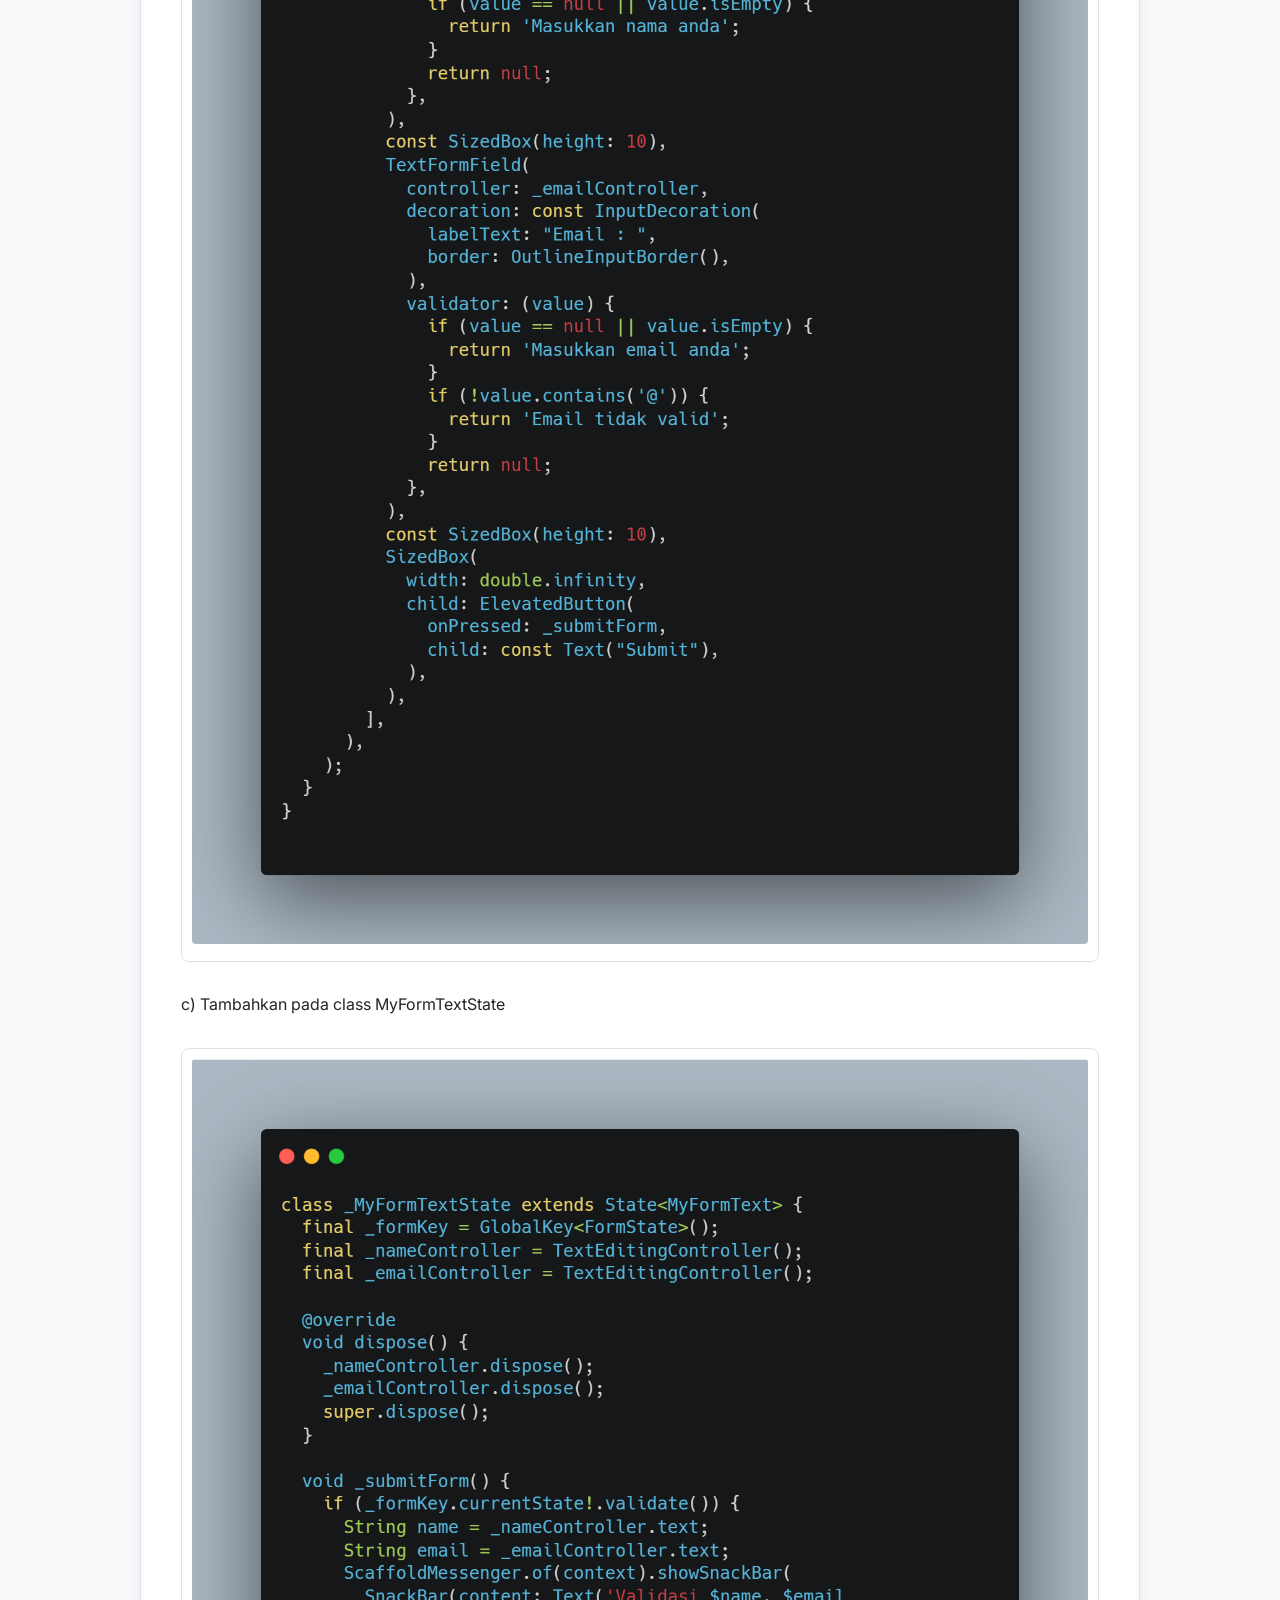
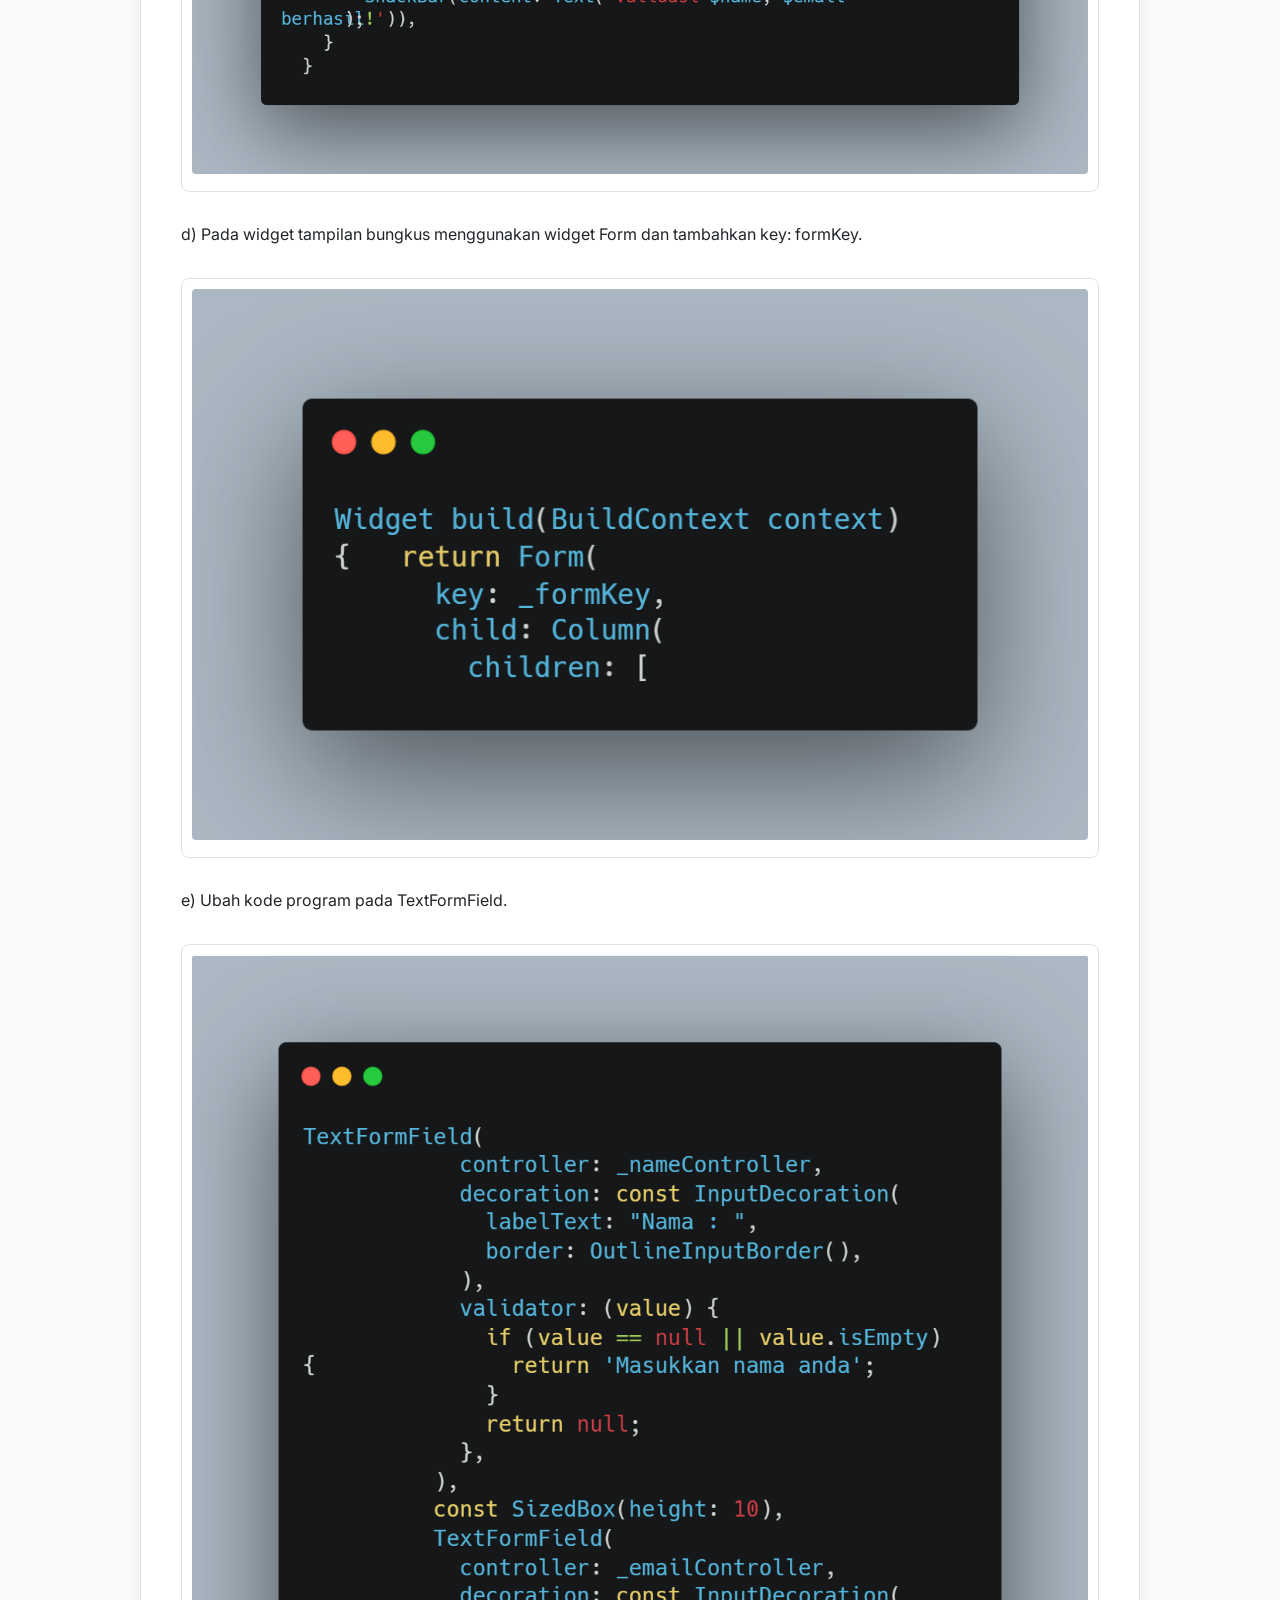
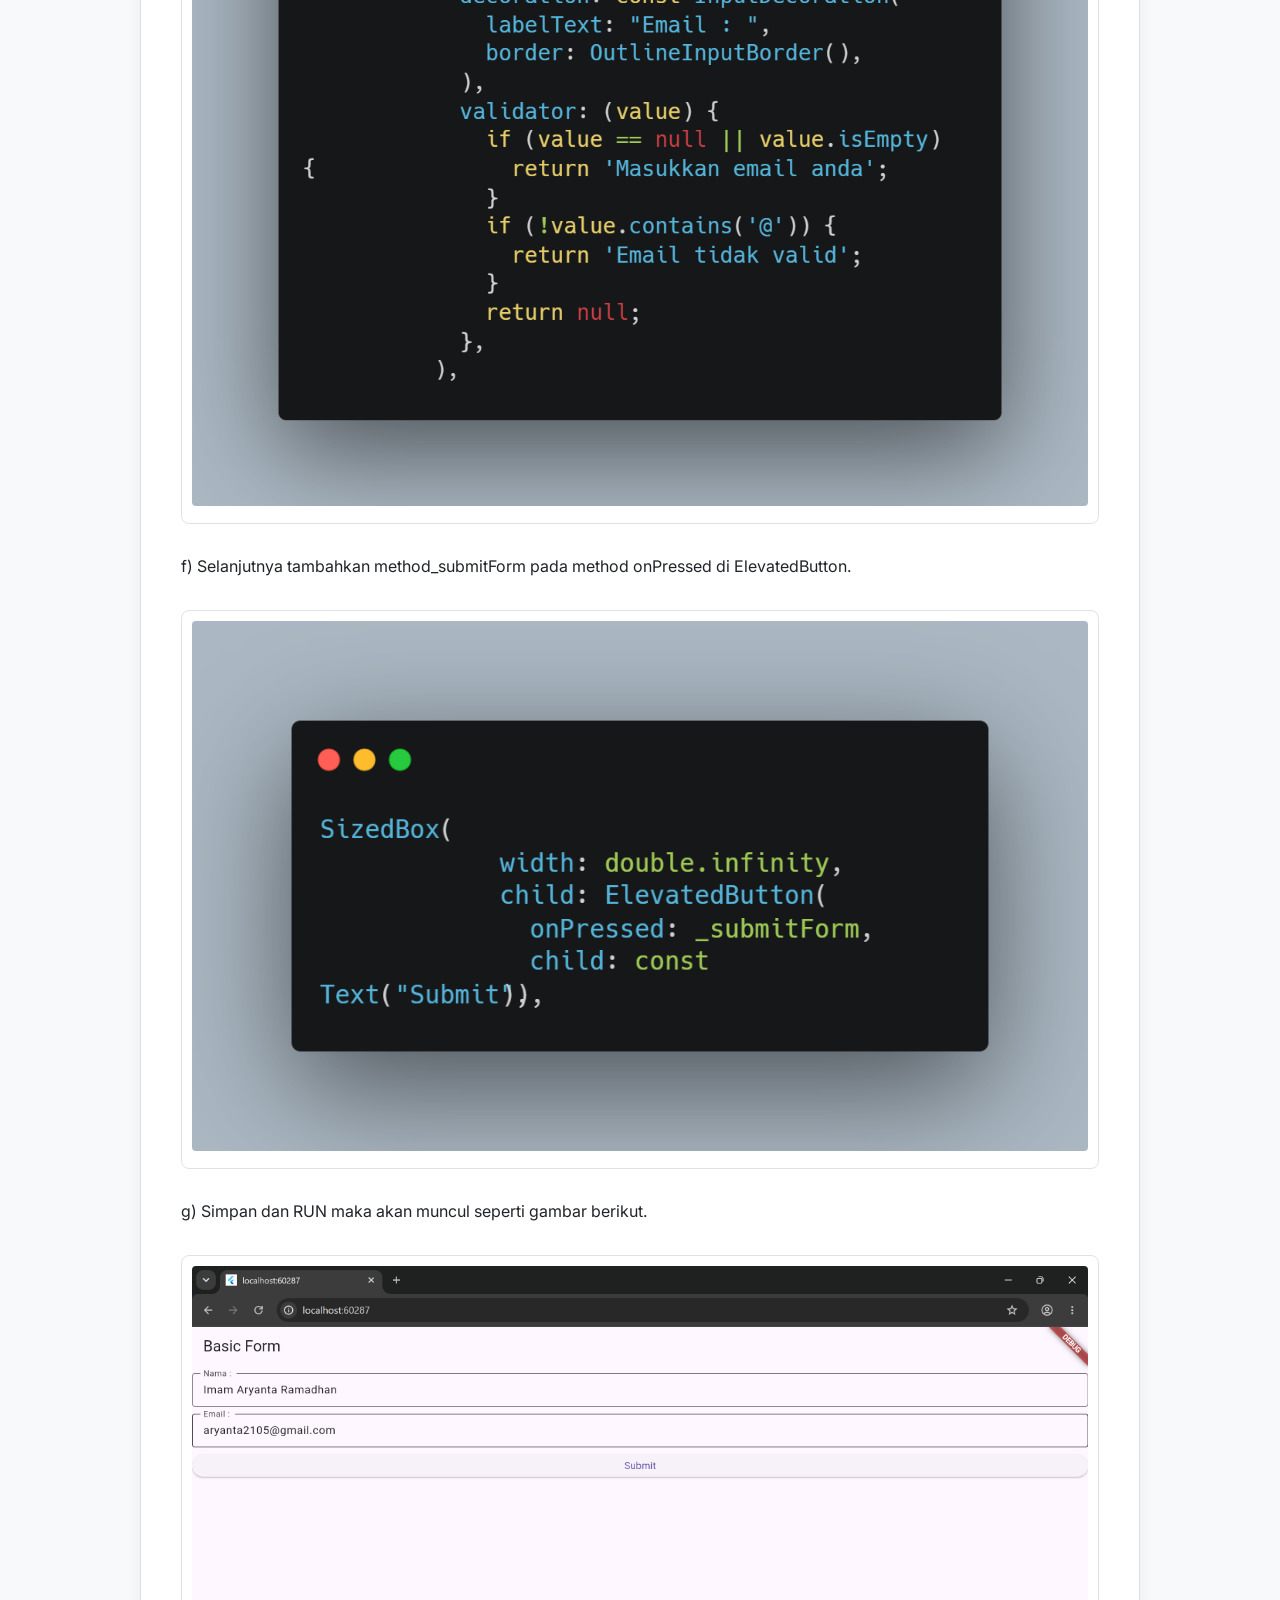
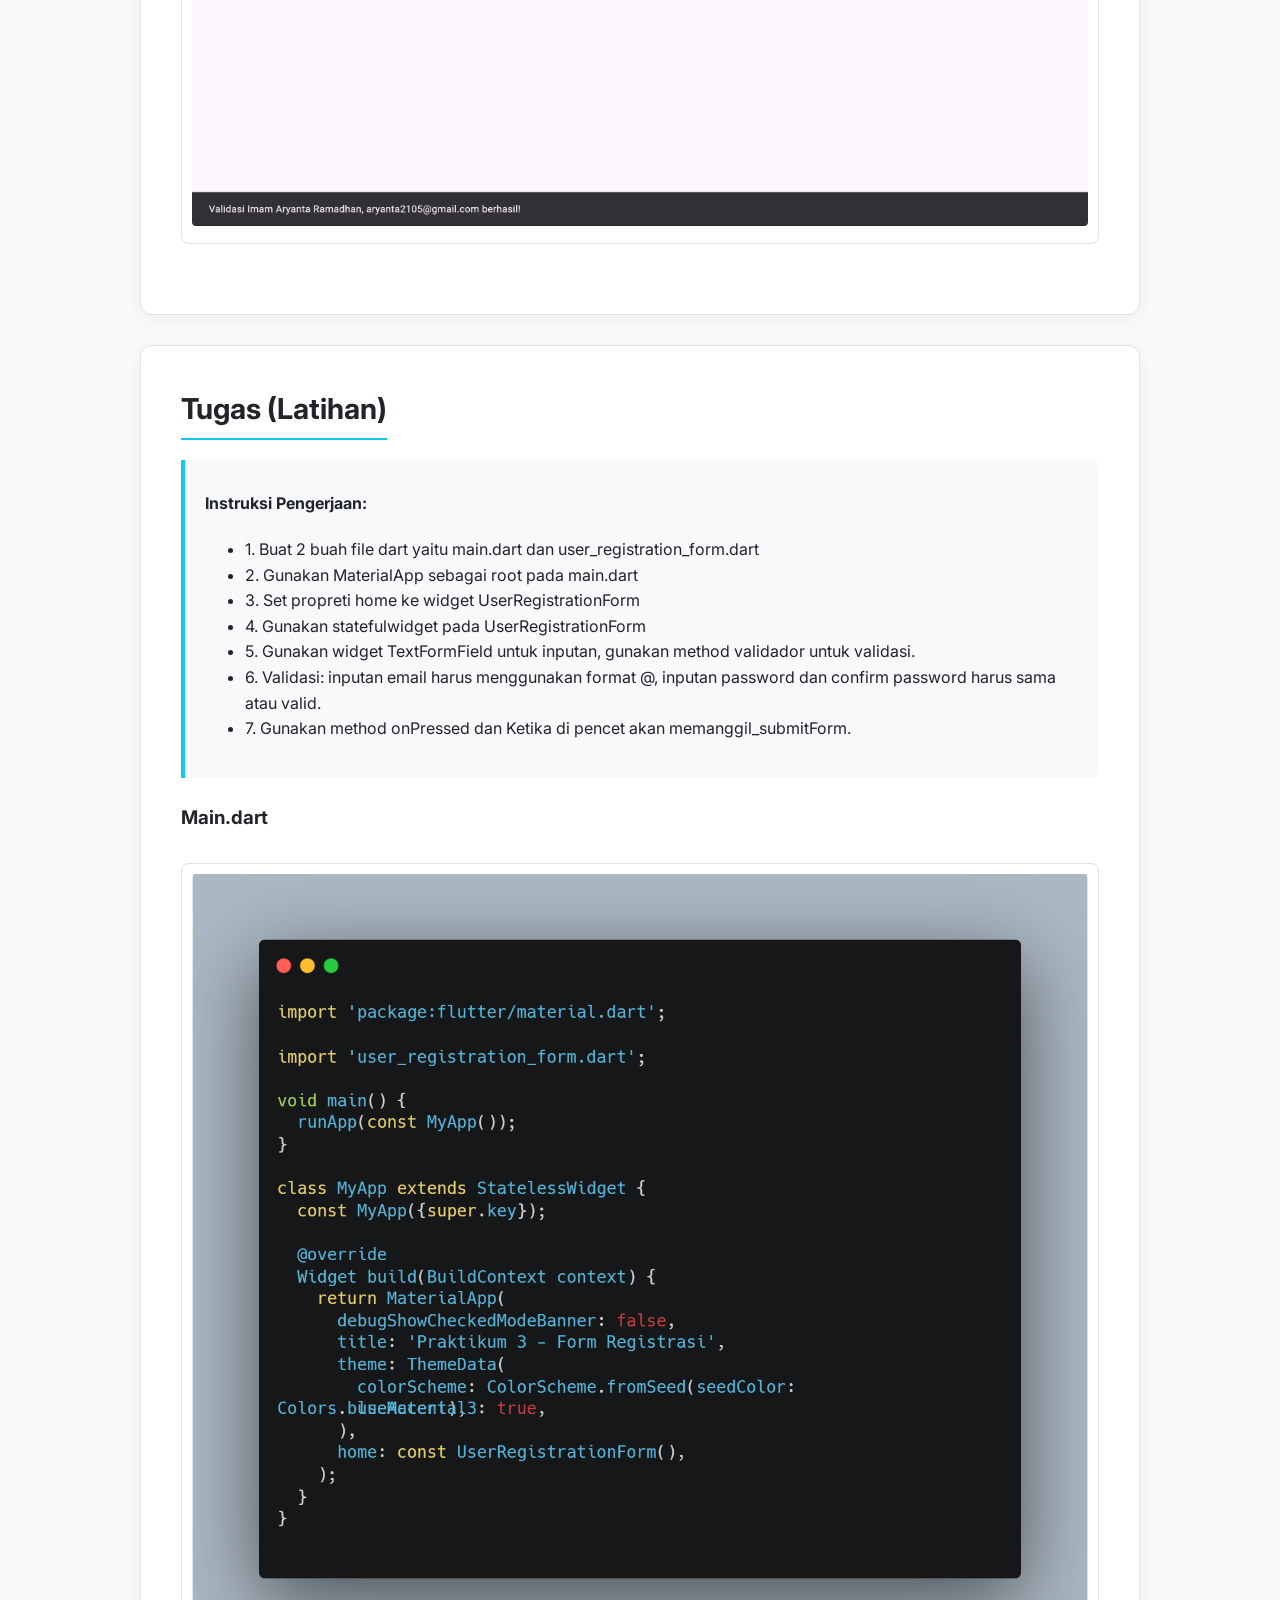
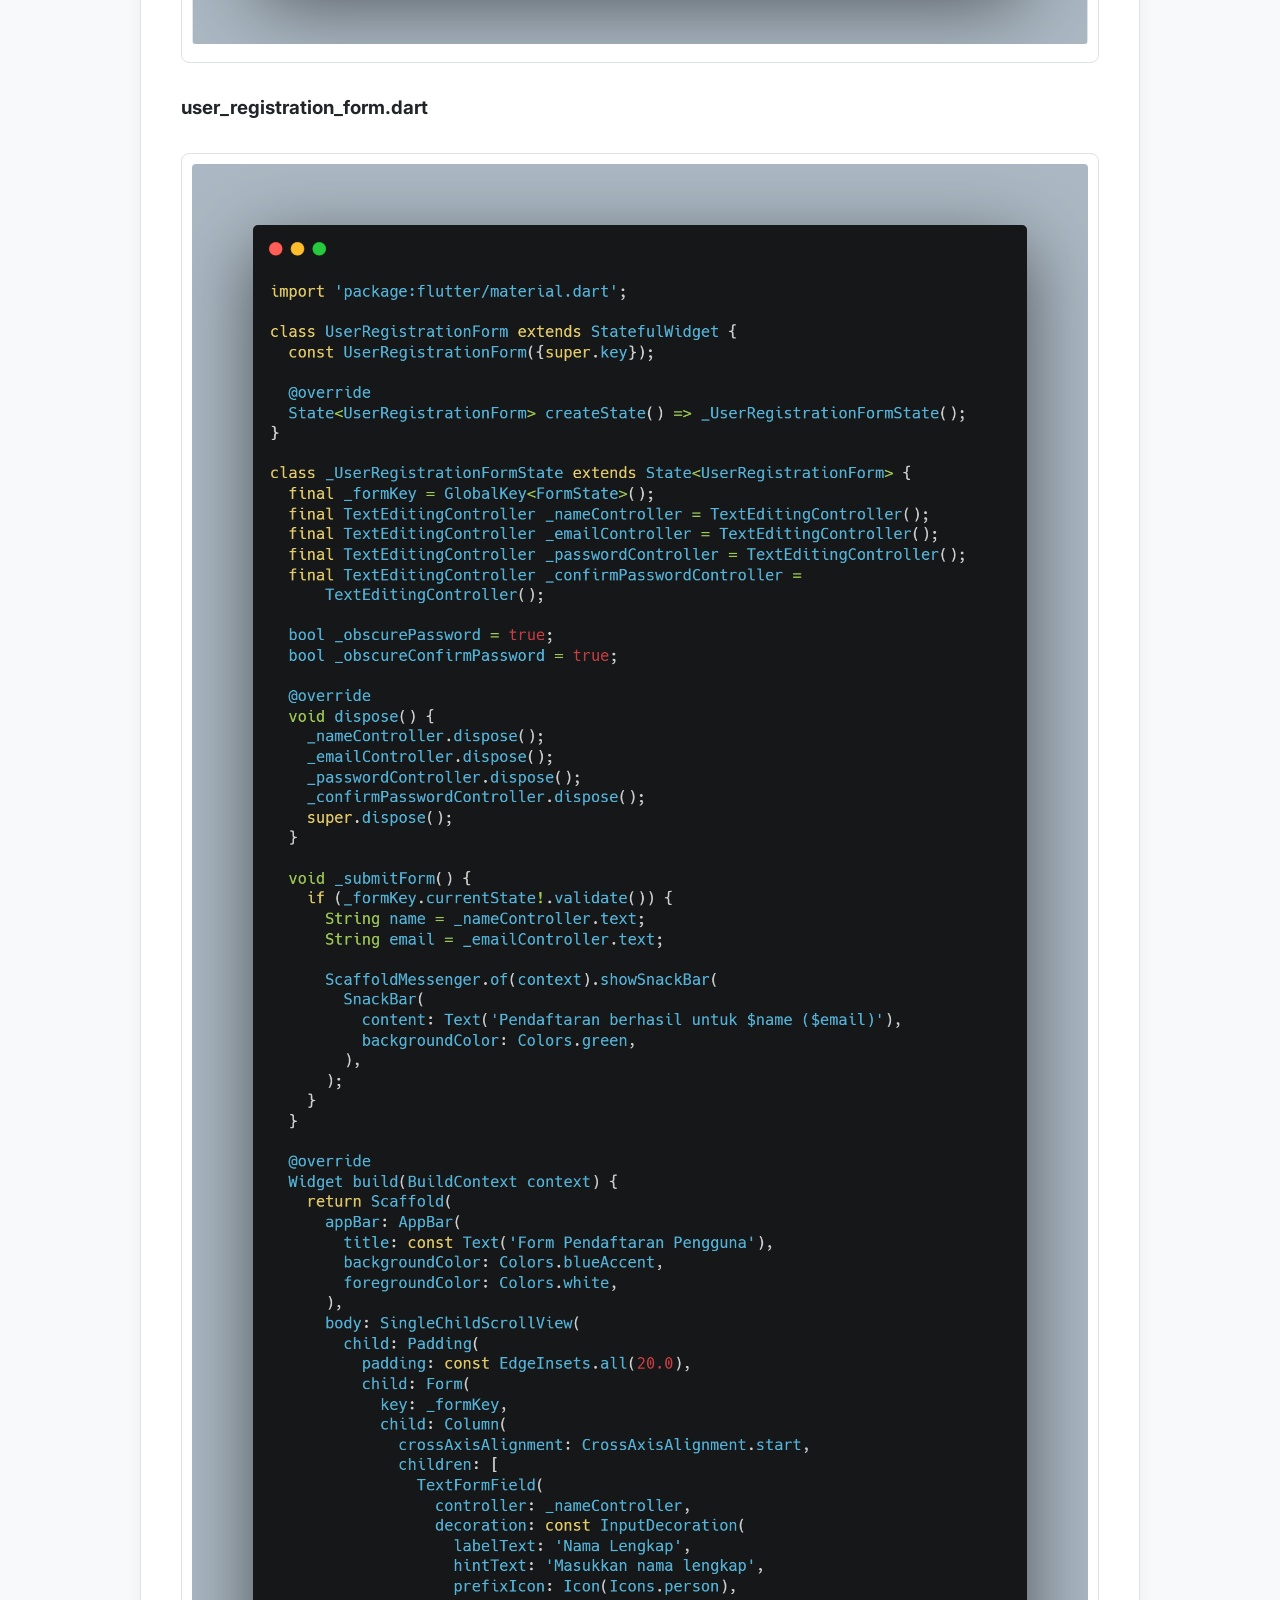
<file: LaprakAppMob1.html>
<!DOCTYPE html>
<html lang="id">
<head>
    <meta charset="UTF-8">
    <meta name="viewport" content="width=device-width, initial-scale=1.0">
    <title>Laporan Tugas: Aplikasi Mobile Widget Flutter</title>
    <link href="https://fonts.googleapis.com/css2?family=Inter:wght@400;600;700&display=swap" rel="stylesheet">
    <link rel="stylesheet" href="https://cdnjs.cloudflare.com/ajax/libs/font-awesome/6.5.2/css/all.min.css">
    <style>
        :root {
            --bg-body: #f8f9fa;
            --text-dark: #212529;
            --text-secondary: #6c757d;
            --info-cyan: #0dcaf0;
            --dark-navy: #212529;
            --card-white: #ffffff;
            --border-light: #dee2e6;
        }

        body {
            background-color: var(--bg-body);
            color: var(--text-dark);
            font-family: 'Inter', sans-serif;
            line-height: 1.6;
            margin: 0;
            padding: 0;
        }

        .container {
            max-width: 1000px;
            margin: 0 auto;
            padding: 60px 20px;
        }

        header {
            text-align: center;
            margin-bottom: 50px;
        }

        h1 {
            font-size: 3rem;
            font-weight: 800;
            color: var(--info-cyan);
            margin-bottom: 10px;
        }

        .subtitle {
            color: var(--text-secondary);
            font-size: 1.2rem;
            font-weight: 500;
        }

        section {
            background: var(--card-white);
            border-radius: 12px;
            padding: 40px;
            margin-bottom: 30px;
            box-shadow: 0 4px 15px rgba(0,0,0,0.05);
            border: 1px solid var(--border-light);
        }

        h2 {
            color: var(--dark-navy);
            font-size: 1.8rem;
            margin-top: 0;
            margin-bottom: 20px;
            border-bottom: 2px solid var(--info-cyan);
            display: inline-block;
            padding-bottom: 5px;
        }

        p {
            text-align: justify;
            margin-bottom: 21px;
        }

        pre {
            background-color: #212529;
            color: #f8f9fa;
            padding: 20px;
            border-radius: 8px;
            font-family: 'Courier New', Courier, monospace;
            overflow-x: auto;
            margin: 20px 0;
        }

        .img-container {
            margin: 30px 0;
            text-align: center;
            border: 1px solid var(--border-light);
            border-radius: 8px;
            padding: 10px;
            background: #fff;
        }

        .img-container img {
            max-width: 100%;
            height: auto;
            border-radius: 4px;
        }

        .img-caption {
            display: block;
            margin-top: 10px;
            font-size: 0.9rem;
            color: var(--text-secondary);
            font-style: italic;
        }

        .grid-artisan {
            display: grid;
            grid-template-columns: 1fr 1fr;
            gap: 20px;
        }

        .task-box {
            background-color: #f8f9fa;
            border-left: 4px solid var(--info-cyan);
            padding: 15px 20px;
            margin-bottom: 25px;
            border-radius: 0 8px 8px 0;
        }

        ul {
            margin-bottom: 21px;
        }

        footer {
            text-align: center;
            padding: 35px 20px;
            background-color: var(--card-white);
            color: var(--text-dark);
            border: 1px solid var(--border-light);
            box-shadow: 0 4px 15px rgba(0,0,0,0.05);
            border-radius: 12px;
            margin-top: 50px;
        }

        footer p {
            text-align: center;
            margin-bottom: 5px;
            color: var(--text-secondary);
        }

        footer p strong {
            color: var(--text-dark);
            font-size: 1.1rem;
        }

        .btn-github {
            display: inline-block;
            background-color: var(--info-cyan);
            color: #fff;
            padding: 10px 22px;
            font-size: 0.95rem;
            text-decoration: none;
            border-radius: 50px;
            font-weight: bold;
            margin-top: 15px;
            transition: 0.3s;
        }

        .btn-github:hover {
            background-color: #0baccc;
            transform: translateY(-2px);
            color: #fff;
        }

        @media (max-width: 768px) {
            .grid-artisan { grid-template-columns: 1fr; }
        }
    </style>
</head>
<body>

<div class="container">
    <header>
        <h1>Laporan Tugas Aplikasi Mobile</h1>
        <div class="subtitle">Widget Flutter: Basic Form, TextField, dan TextFormField</div>
    </header>

    <section>
        <h2>Pendahuluan</h2>
        <div class="task-box">
            <p><strong>1. Basic Form</strong></p>
            <p>
                Basic Form merupakan widget yang berfungsi sebagai inputan nilai seperti TextField, TextFormField, CheckBox, Switch, Dropdown, Radio, Dialog, DatePicker, BottomSheet, Snackbar dan lain-lain. Basic Form digunakan untuk validasi dan mengelola inputan dari berbagai field. Form akan memberikan tampilan inputan kemudian inputan akan diperiksa apakah sudah sesuai dengan aturan atau format yang ditetapkan, selanjtunya data inputan akan diambil nilainya setelah proses pengecekan selesai dilakukan.
            </p>
        </div>

        <div class="task-box">
            <p><strong>2. TextField & TextFormField</strong></p>
            <p>
                TextField adalah widget yang digunakan untuk memasukkan text oleh pengguna, widget ini biasanya digunakan untuk membuat form inputan seperti form login, pencarian dll. Fitur TextField meliputi menerima input dari keyboard, memiliki property yang lengkap (style, decoration, jenis inputan), dan dapat mengelola teks menggunakan TextEditingController.
            </p>
            <p>
                TextFormField adalah widget versi lengkap dari TextField yang secara otomatis terintegrasi dengan logika validasi dan manajemen state dari sebuah form. Fitur TextFormField meliputi interaksi dengan FormState untuk melakukan validasi secara kolektif dengan validate() method, serta menampilkan pesan error secara otomatis di bawah field jika validasi gagal.
            </p>
        </div>

        <div class="task-box">
            <p><strong>3. Konsep Penting Lainnya</strong></p>
            <ul>
                <li><strong>GlobalKey:</strong> Objek unik atau key yang digunakan untuk mengidentifikasi dan mengakses state secara global, artinya kita dapat mengakses widget dari widget mana saja.</li>
                <li><strong>FormState:</strong> Kelas yang mengelola status dari Form, seperti status validasi setiap form inputan (TextFormField).</li>
                <li><strong>validate():</strong> Fungsi pada FormState yang digunakan untuk menjalankan validasi pada setiap TextFormField yang ada di dalam Form. Jika fungsi validator mengembalikan String (pesan error), validate() akan menghentikan proses dan mengembalikan nilai false.</li>
                <li><strong>setState():</strong> Method yang digunakan untuk memberitahu flutter bahwa state yang ada pada Stateful Widget telah berubah dan widget tersebut perlu untuk rebuild.</li>
                <li><strong>Const:</strong> Kata kunci pada widget Flutter yang digunakan untuk membuat widget menjadi konstanta pada saat kompilasi (compile-time).</li>
            </ul>
        </div>
    </section>

    <section>
        <h2>Langkah-Langkah: Basic Form TextField</h2>
        <p>
            a) Buat file dart baru dengan nama form-textfield didalam folder lib.
        </p>
        <p>
            b) Buat tampilan basic form dengan menggunakan Widget TextField untuk inputan, ElevatedButton untuk memberikan event listener.
        </p>
        <div class="img-container">
            <img src="gambar/app1.png" alt="Screenshot Tampilan Awal Basic Form">
        </div>

        <p>
            c) Pada class_MyFormState tambahkan kode program berikut.
        </p>
        <div class="img-container">
            <img src="gambar/app2.png" alt="Screenshot Kode class_MyFormState">
        </div>

        <p>
            d) Tambahkan property berikut pada Widget TextField.
        </p>
        <div class="img-container">
            <img src="gambar/app3.png" alt="Screenshot Kode TextField">
        </div>

        <p>
            e) Tambahkan kode program berikut pada widget ElevatedButton.
        </p>
        <div class="img-container">
            <img src="gambar/app4.png" alt="Screenshot Kode ElevatedButton">
        </div>

        <p>
            f) Simpan kemudian RUN maka akan tampil seperti gambar berikut.
        </p>
        <div class="img-container">
            <img src="gambar/run1.png" alt="Screenshot Tampilan Akhir Basic Form">
        </div>
    </section>

    <section>
        <h2>Langkah-Langkah: Basic Form TextFormField</h2>
        <p>
            a) Buat file baru didalam folder lib dengan nama form-textformfield
        </p>
        <p>
            b) Buat form inputan menggunakan 2 buah widget TextFormField dan 1 buah ElevatedButton.
        </p>
        <div class="img-container">
            <img src="gambar/app5.png" alt="Screenshot Kode Inputan 2 TextFormField">
        </div>

        <p>
            c) Tambahkan pada class MyFormTextState
        </p>
        <div class="img-container">
            <img src="gambar/app6.png" alt="Screenshot Kode MyFormTextState">
        </div>

        <p>
            d) Pada widget tampilan bungkus menggunakan widget Form dan tambahkan key: formKey.
        </p>
        <div class="img-container">
            <img src="gambar/app7.png" alt="Screenshot Kode Widget Form">
        </div>

        <p>
            e) Ubah kode program pada TextFormField.
        </p>
        <div class="img-container">
            <img src="gambar/app8.png" alt="Screenshot Validator pada TextFormField">
        </div>

        <p>
            f) Selanjutnya tambahkan method_submitForm pada method onPressed di ElevatedButton.
        </p>
        <div class="img-container">
            <img src="gambar/app9.png" alt="Screenshot ElevatedButton onPressed">
        </div>

        <p>
            g) Simpan dan RUN maka akan muncul seperti gambar berikut.
        </p>
        <div class="img-container">
            <img src="gambar/run2.png" alt="Screenshot Tampilan Akhir TextFormField">
        </div>
    </section>

    <section>
        <h2>Tugas (Latihan)</h2>
        <div class="task-box">
            <p><strong>Instruksi Pengerjaan:</strong></p>
            <ul>
                <li>1. Buat 2 buah file dart yaitu main.dart dan user_registration_form.dart</li>
                <li>2. Gunakan MaterialApp sebagai root pada main.dart</li>
                <li>3. Set propreti home ke widget UserRegistrationForm</li>
                <li>4. Gunakan statefulwidget pada UserRegistrationForm</li>
                <li>5. Gunakan widget TextFormField untuk inputan, gunakan method validador untuk validasi.</li>
                <li>6. Validasi: inputan email harus menggunakan format @, inputan password dan confirm password harus sama atau valid.</li>
                <li>7. Gunakan method onPressed dan Ketika di pencet akan memanggil_submitForm.</li>
            </ul>
        </div>

        <h3>Main.dart</h3>
        <div class="img-container">
            <img src="gambar/maind.png" alt="Screenshot Kode Main.dart">
        </div>

        <h3>user_registration_form.dart</h3>
        <div class="img-container">
            <img src="gambar/userd.png" alt="Screenshot Kode user_registration_form.dart">
        </div>

        <h3>view hasil codingan</h3>
        <div class="img-container">
            <img src="gambar/run3.png" alt="Screenshot View hasil codingan">
        </div>
    </section>

    <footer>
        <p><strong>Imam Aryanta Ramadhan</strong></p>
        <p>Informatics Students - Andalas University</p>
        <a href="https://github.com/RyantRamadhan/PrakAppMob_B_2411532001" class="btn-github" target="_blank">
            <i class="fab fa-github"></i> Lihat Repository Tugas
        </a>
    </footer>
</div>

</body>
</html>
</file>
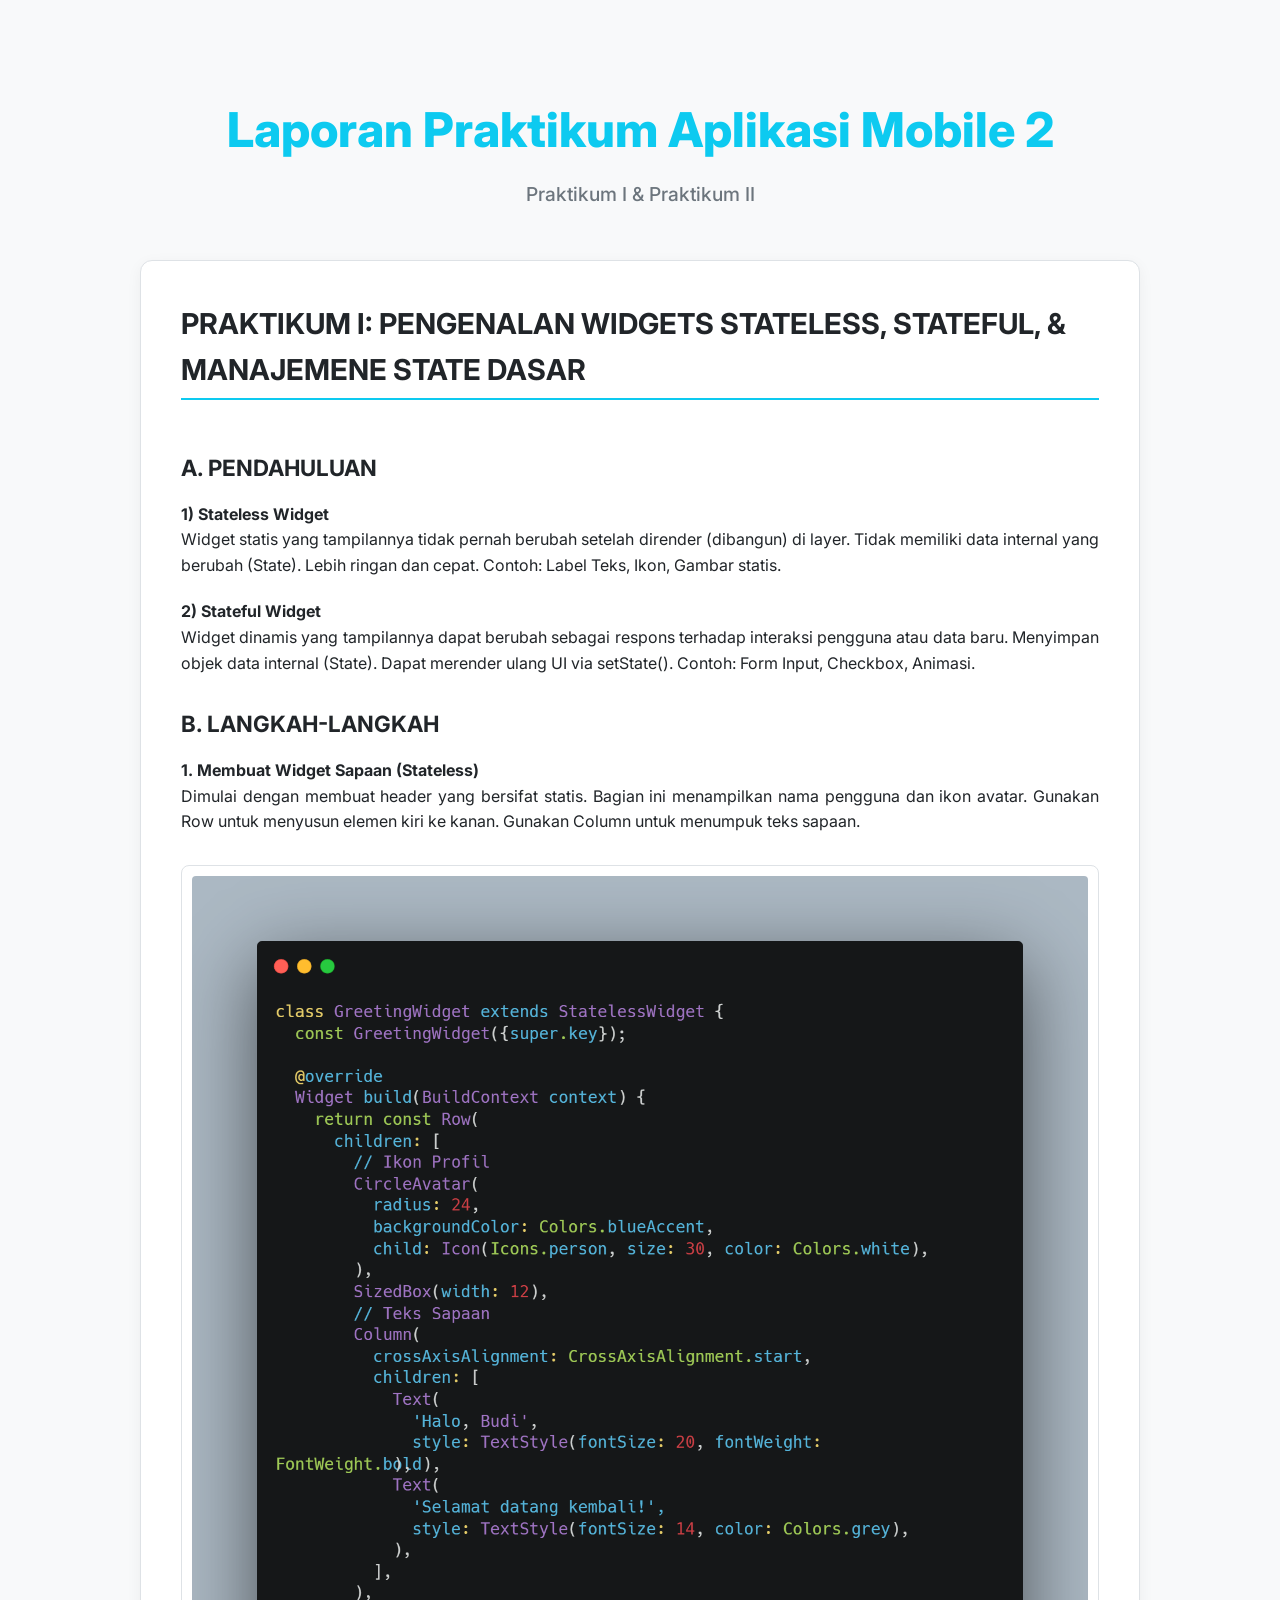
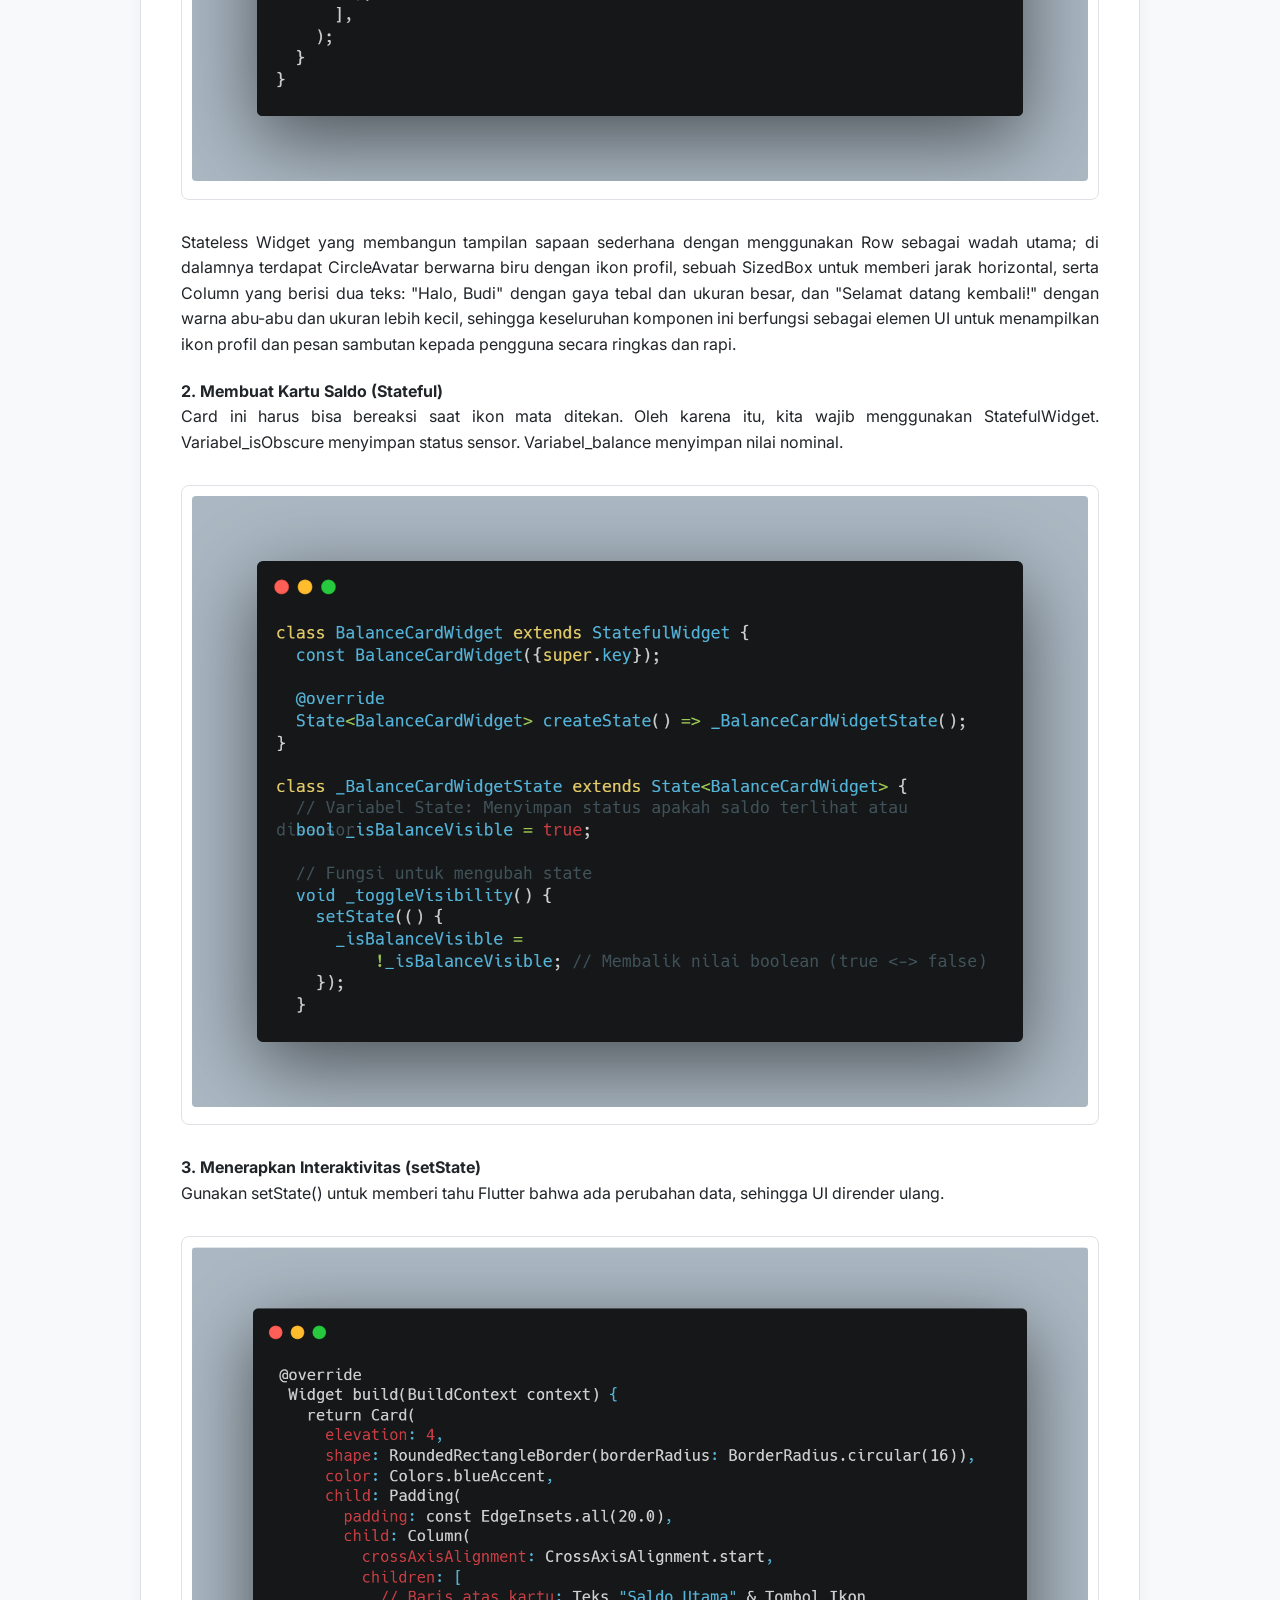
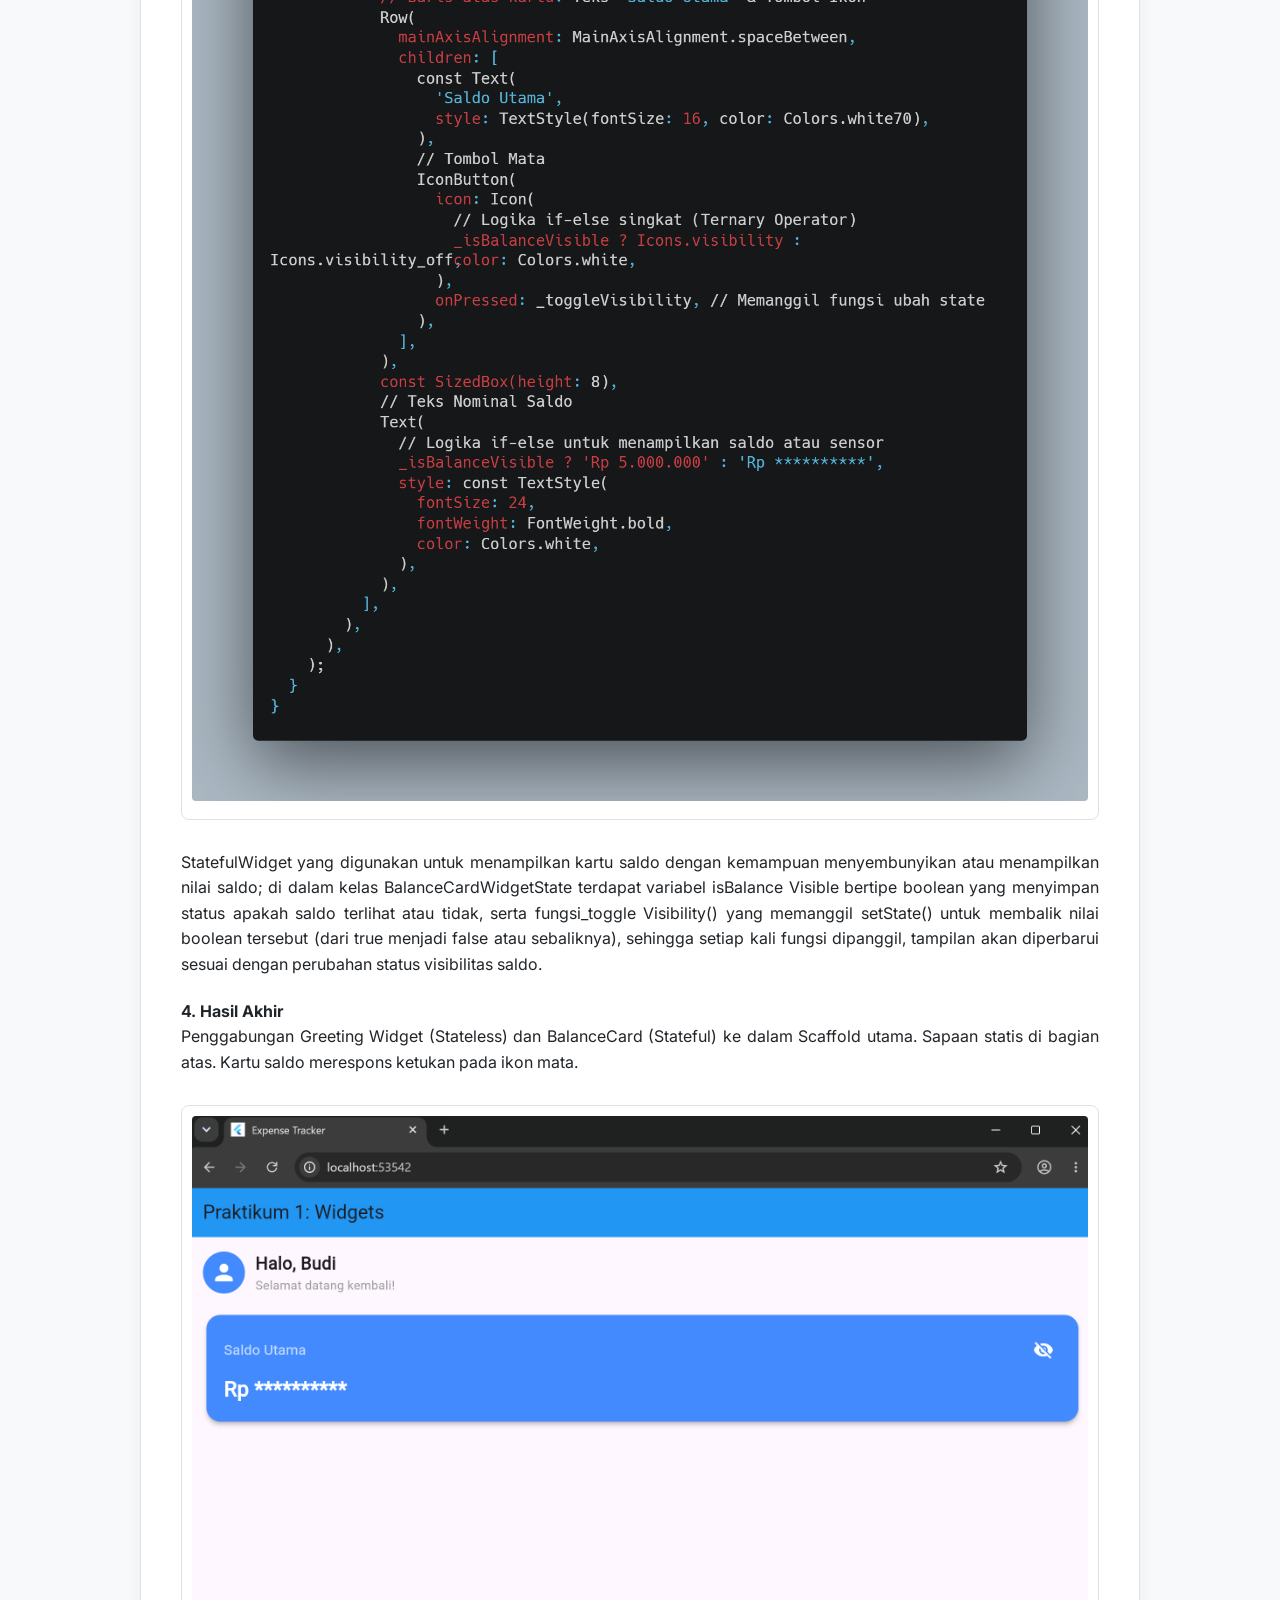
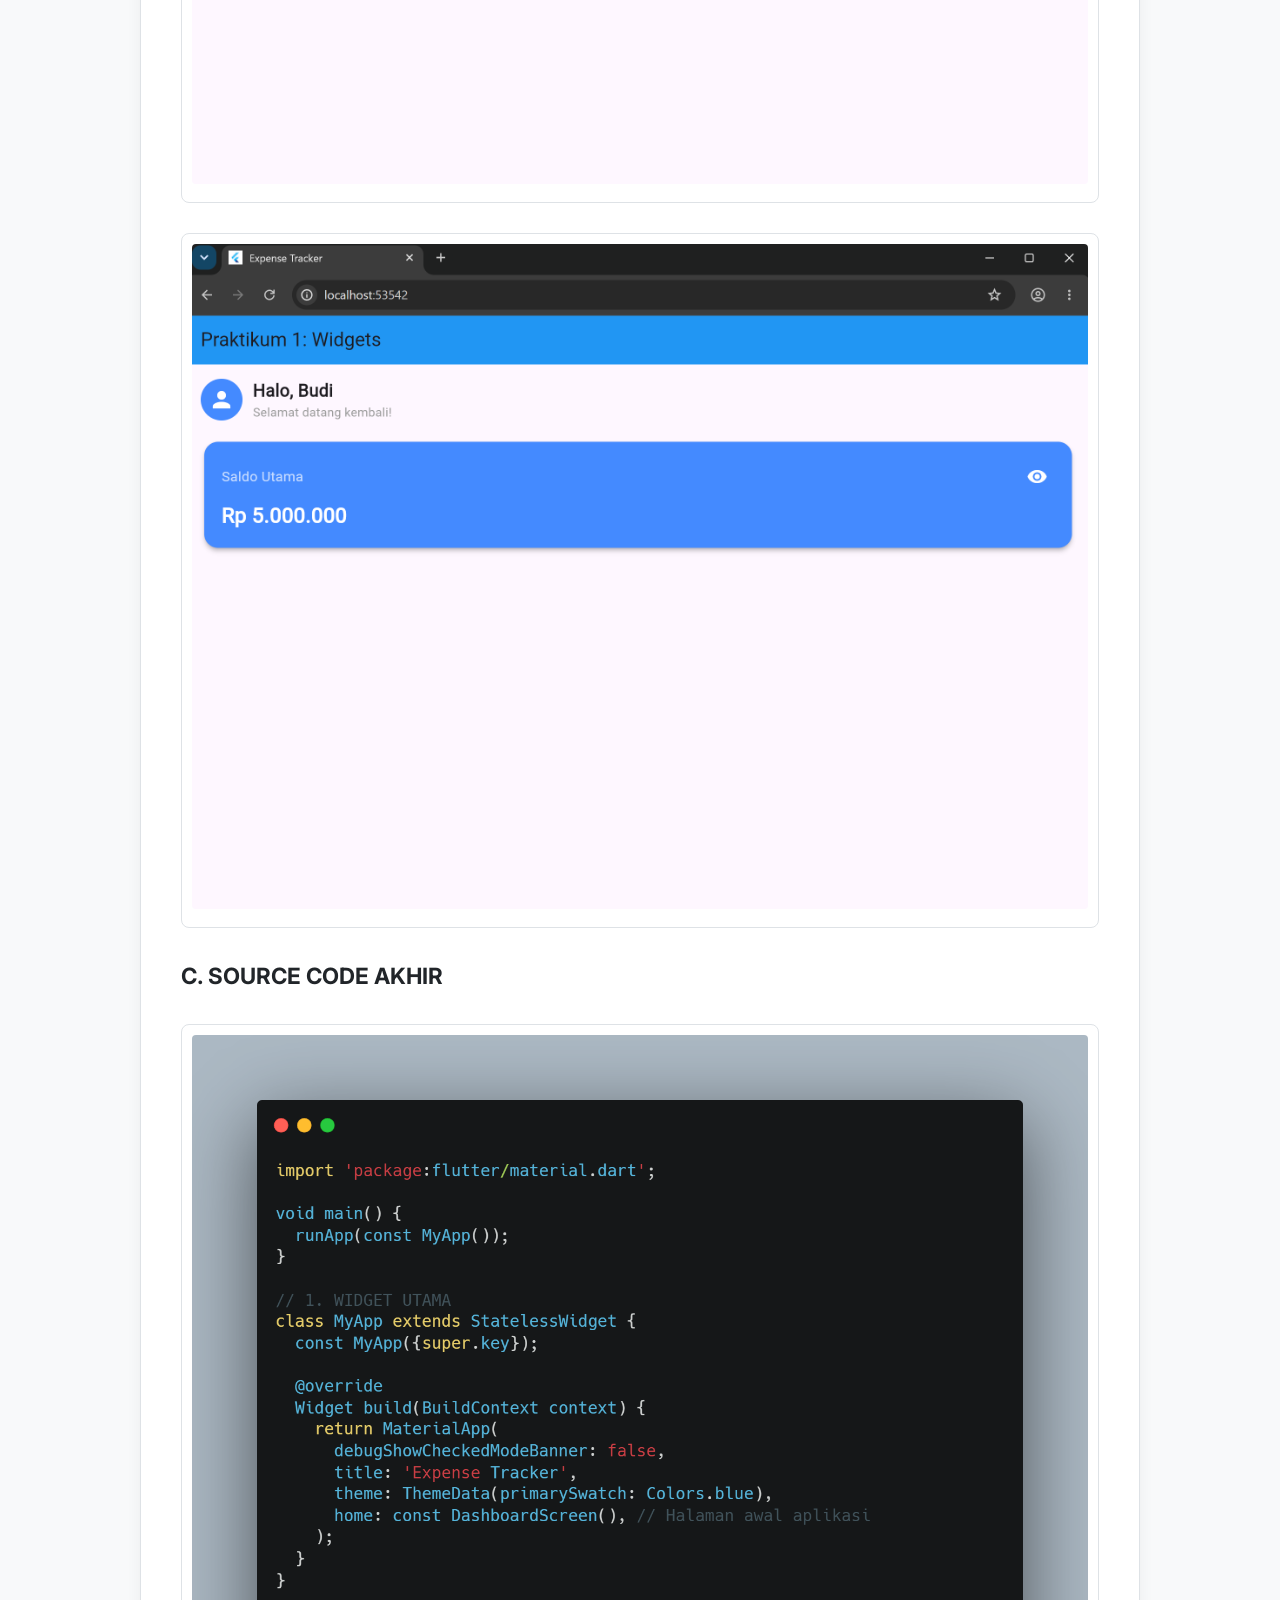
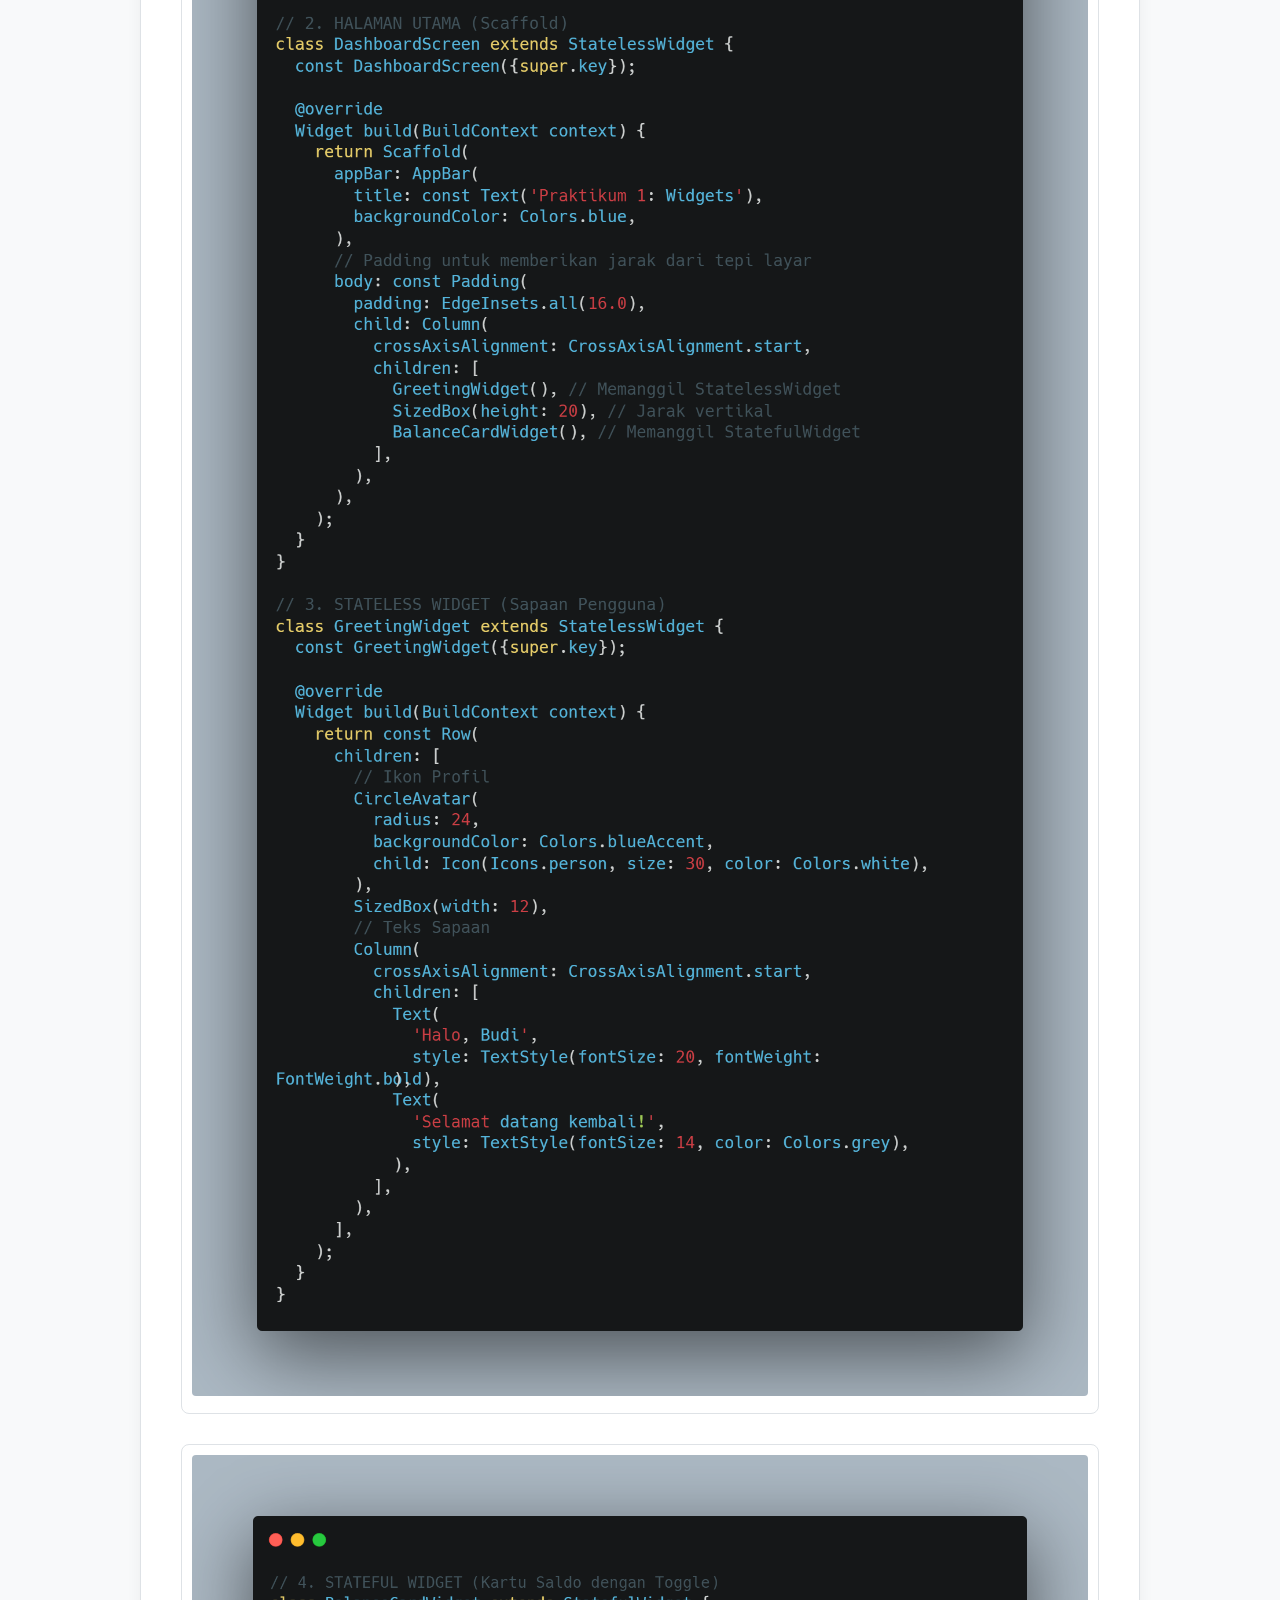
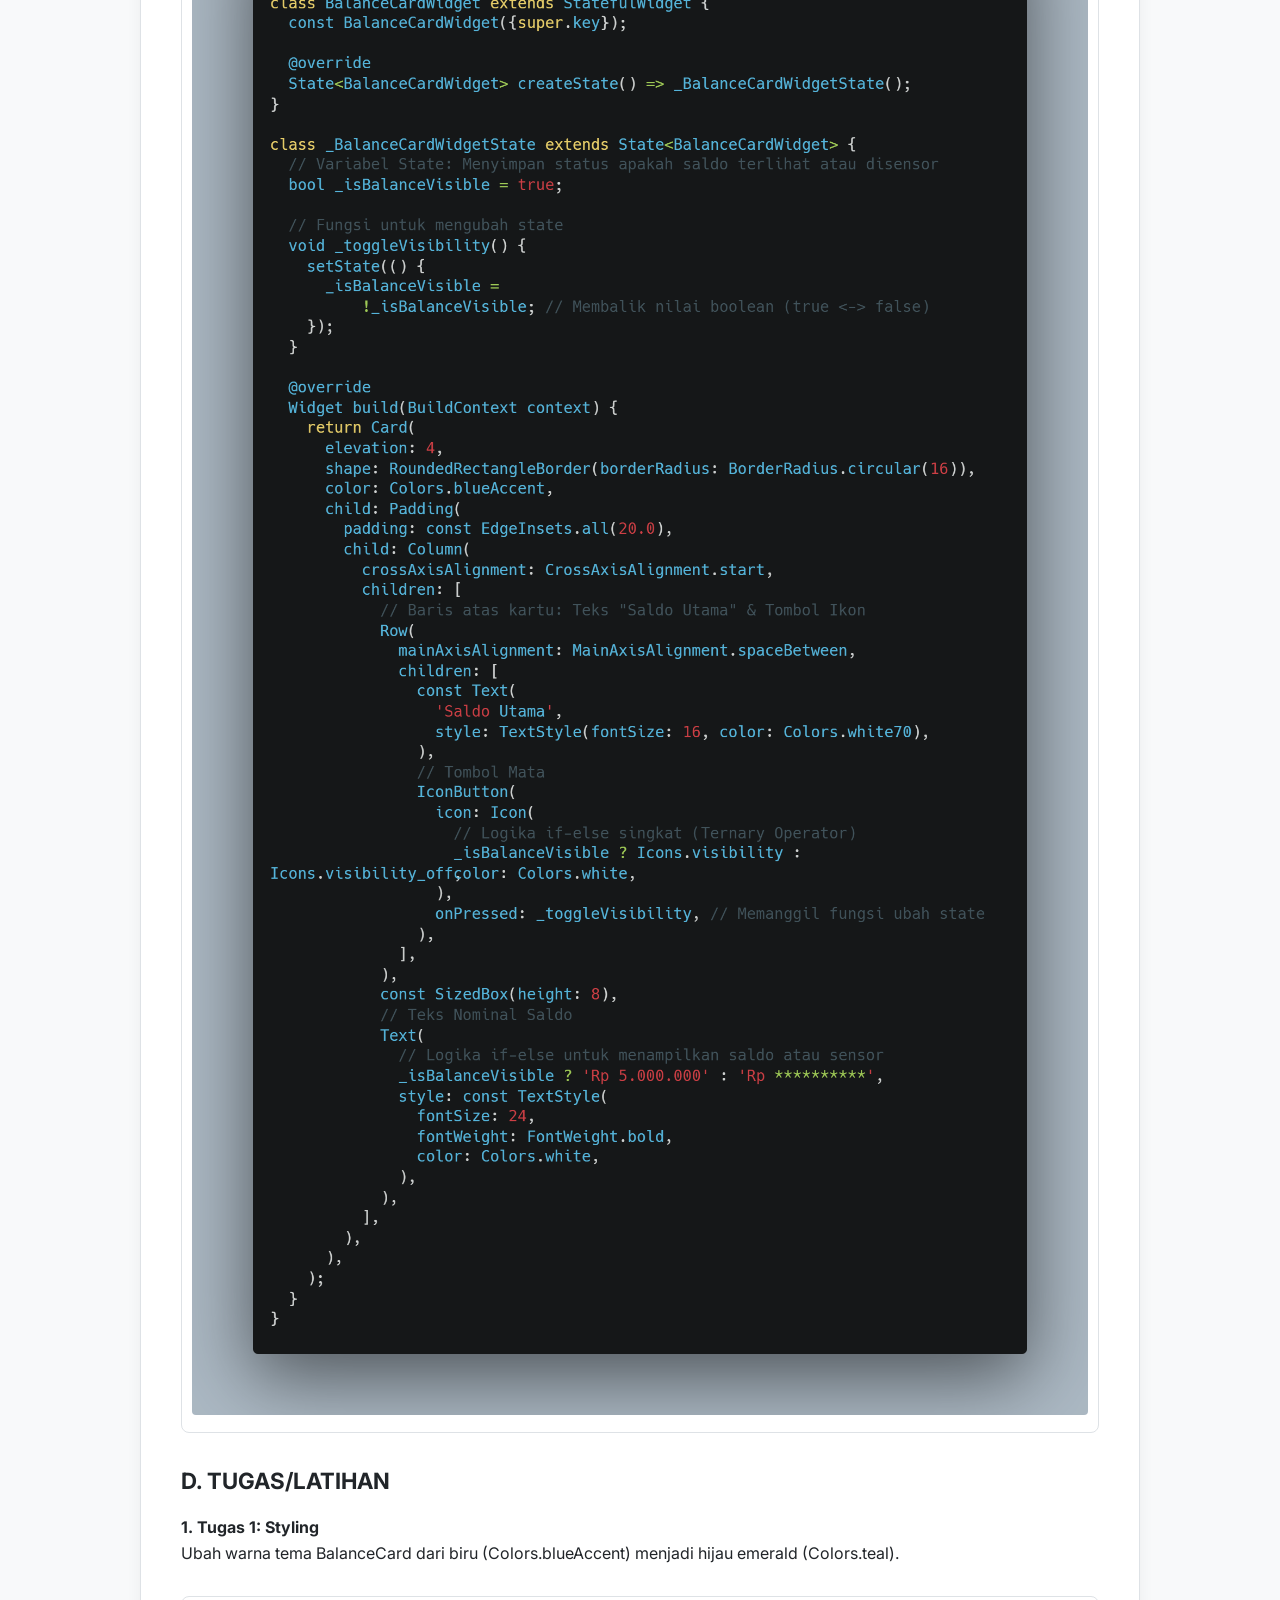
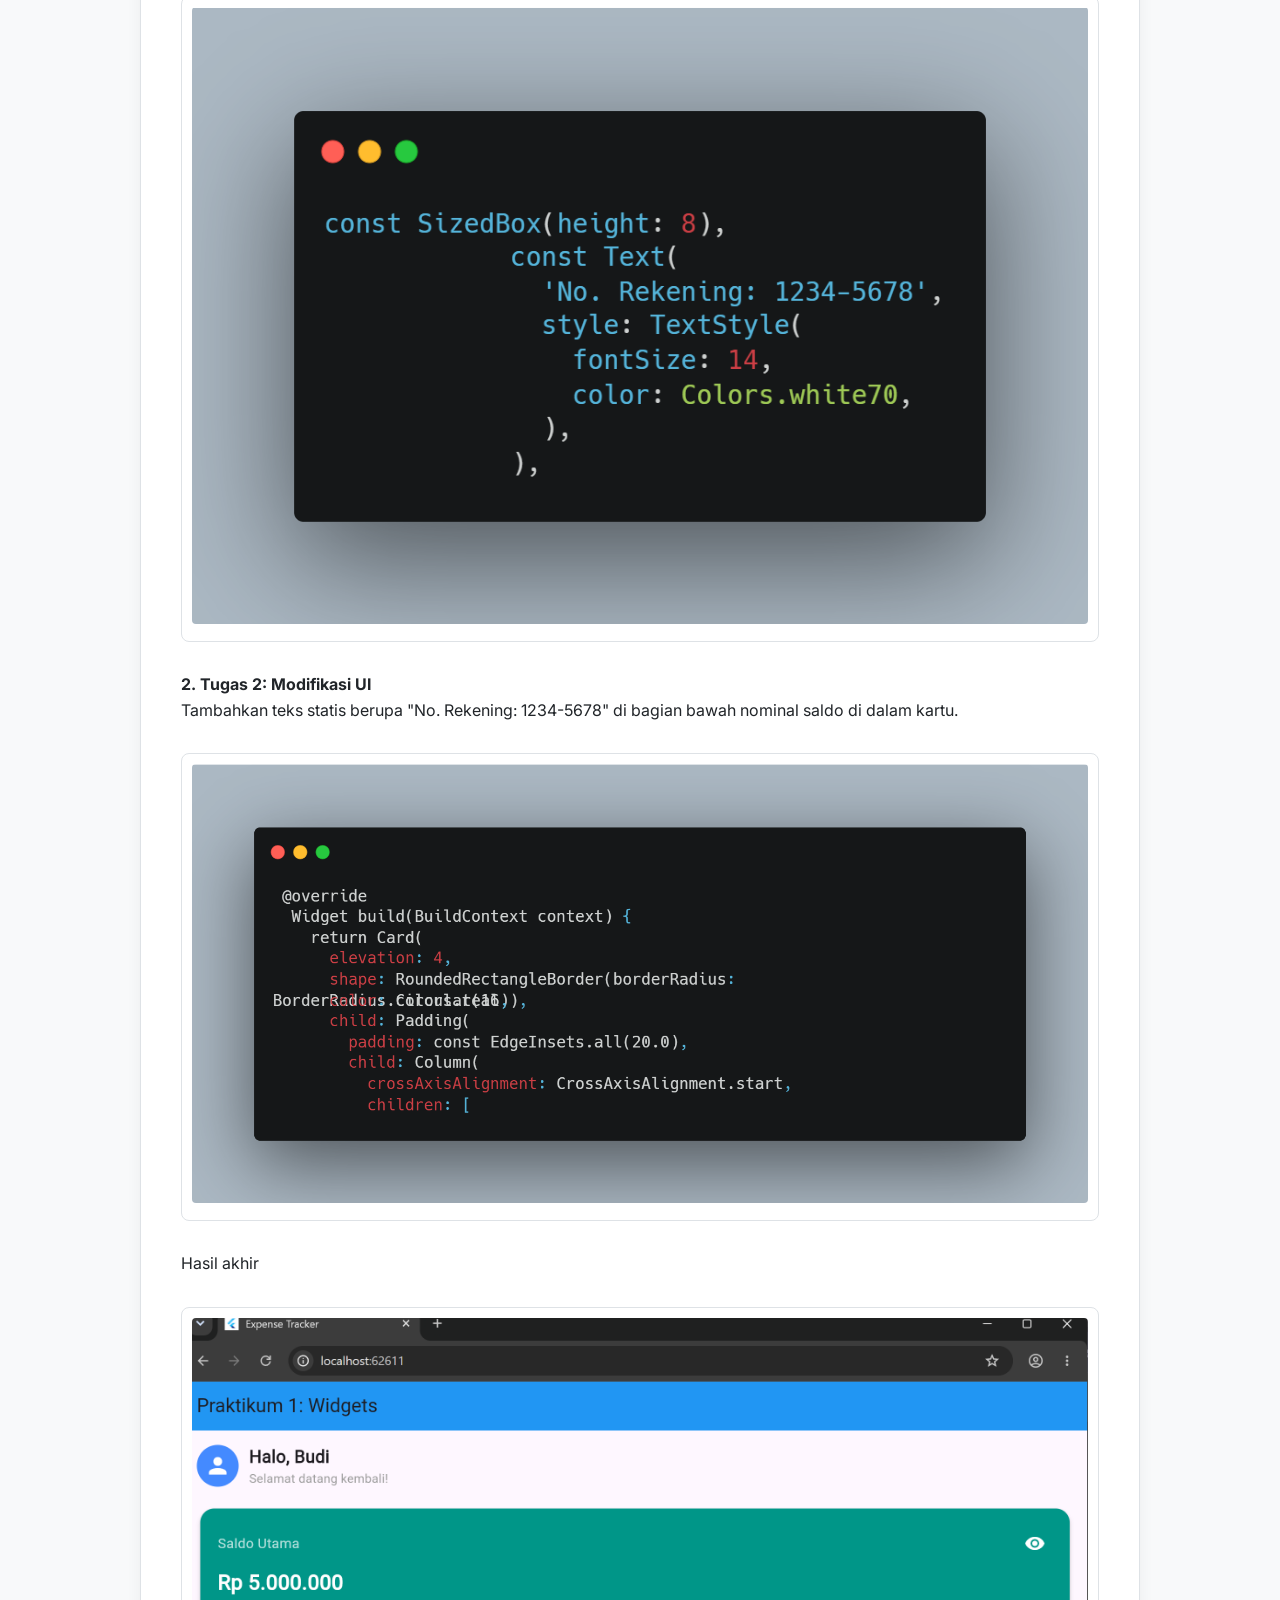
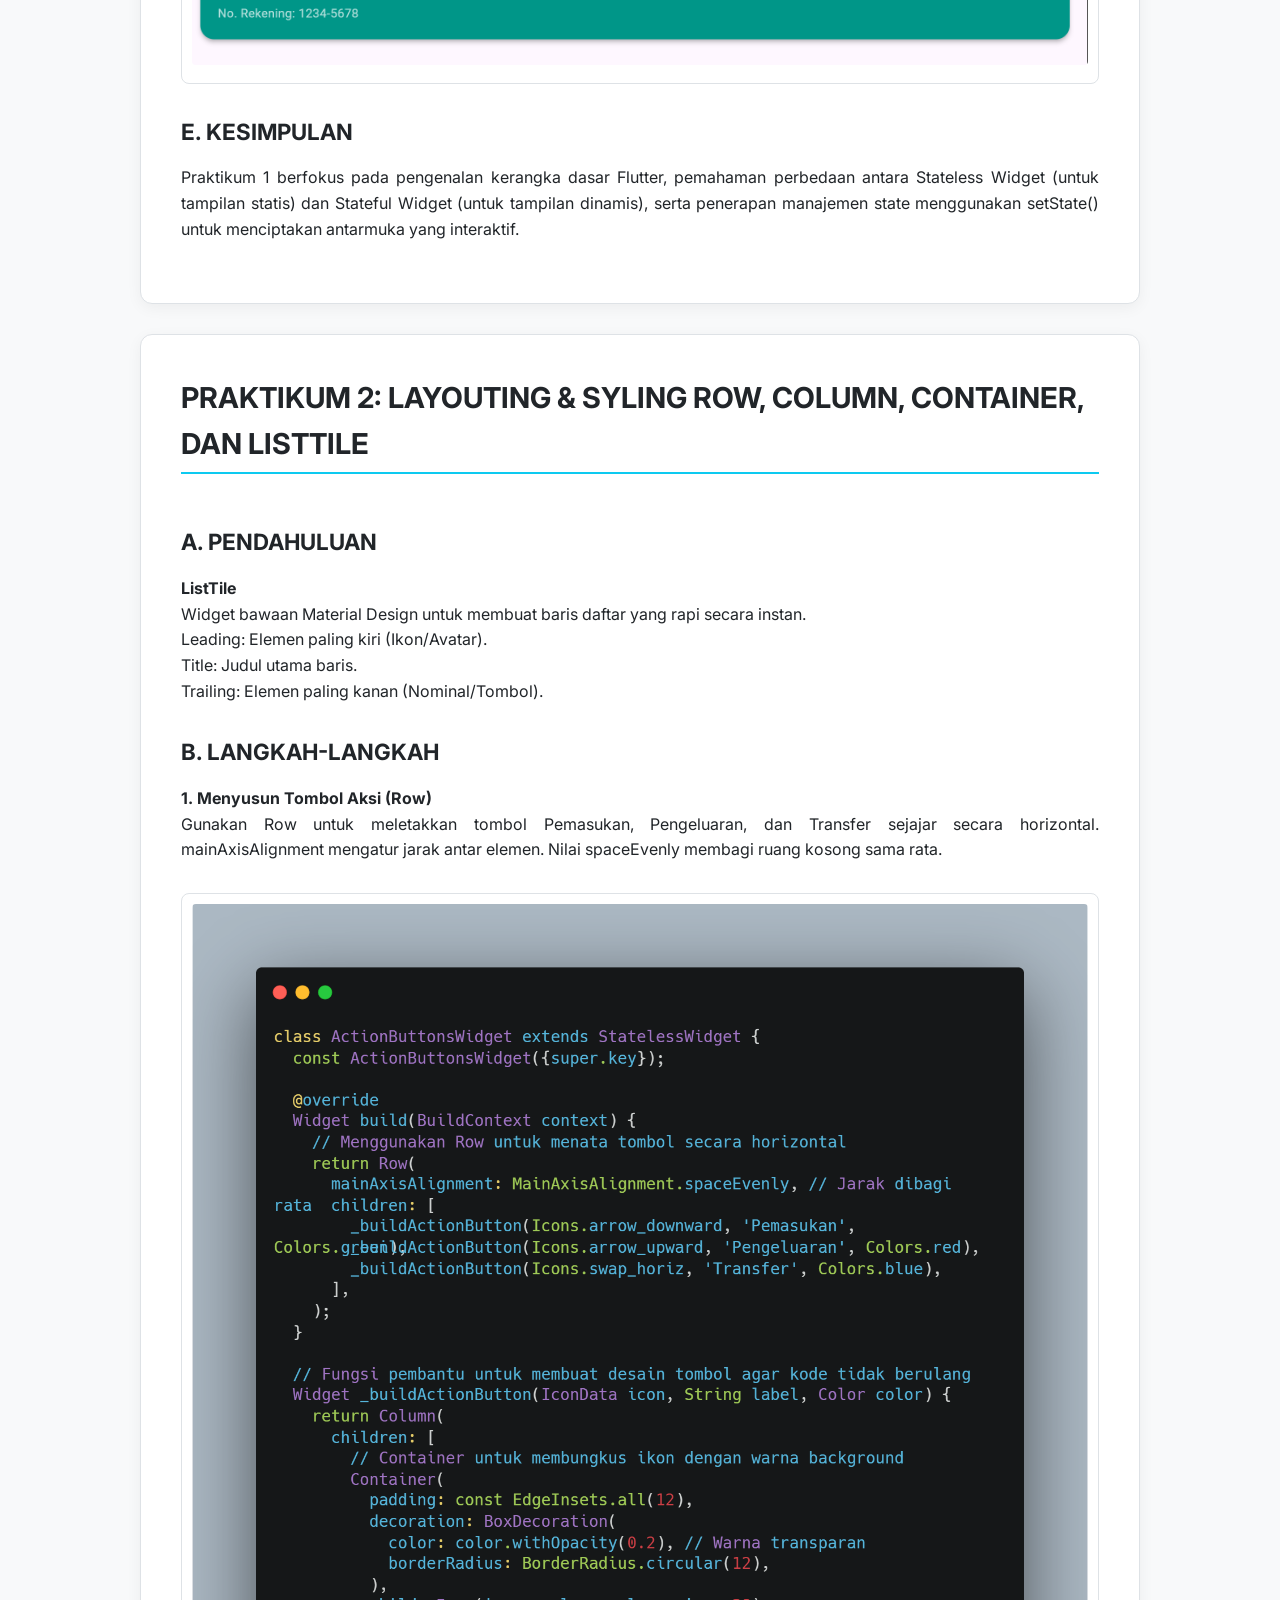
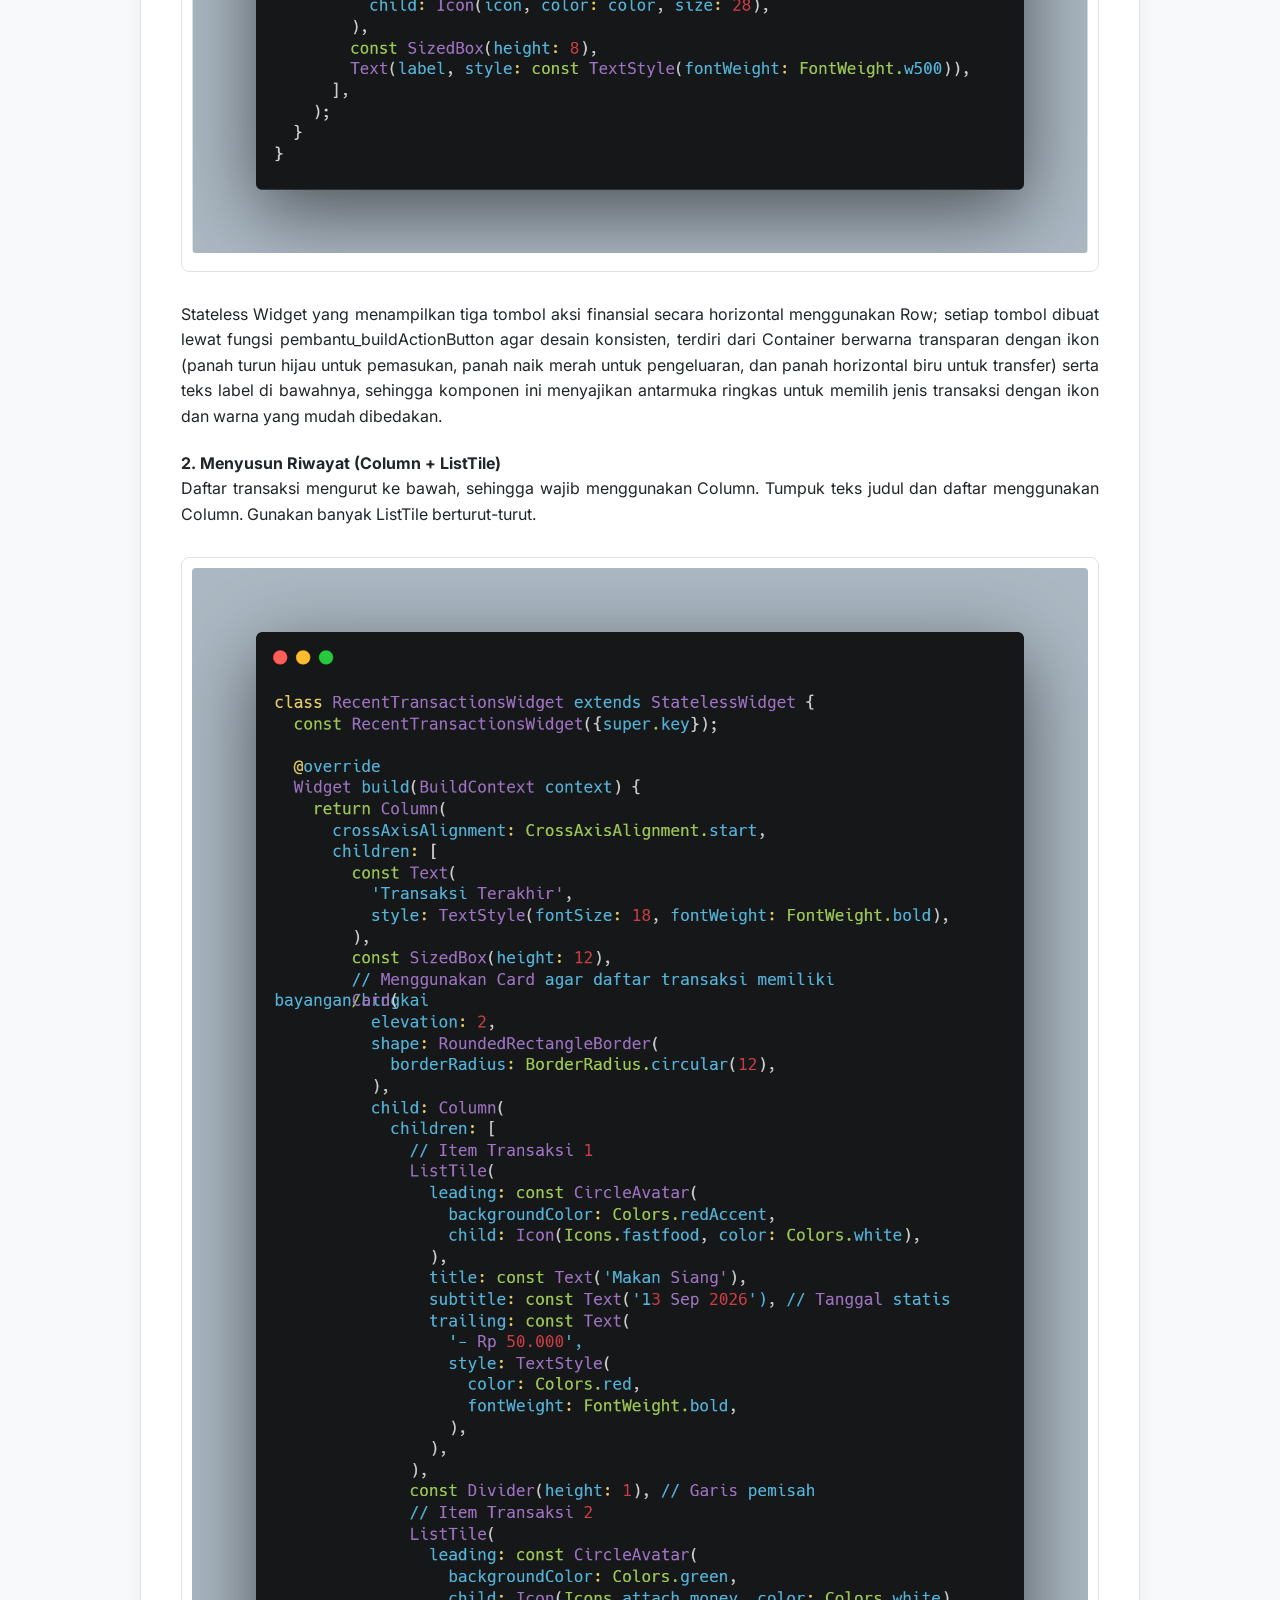
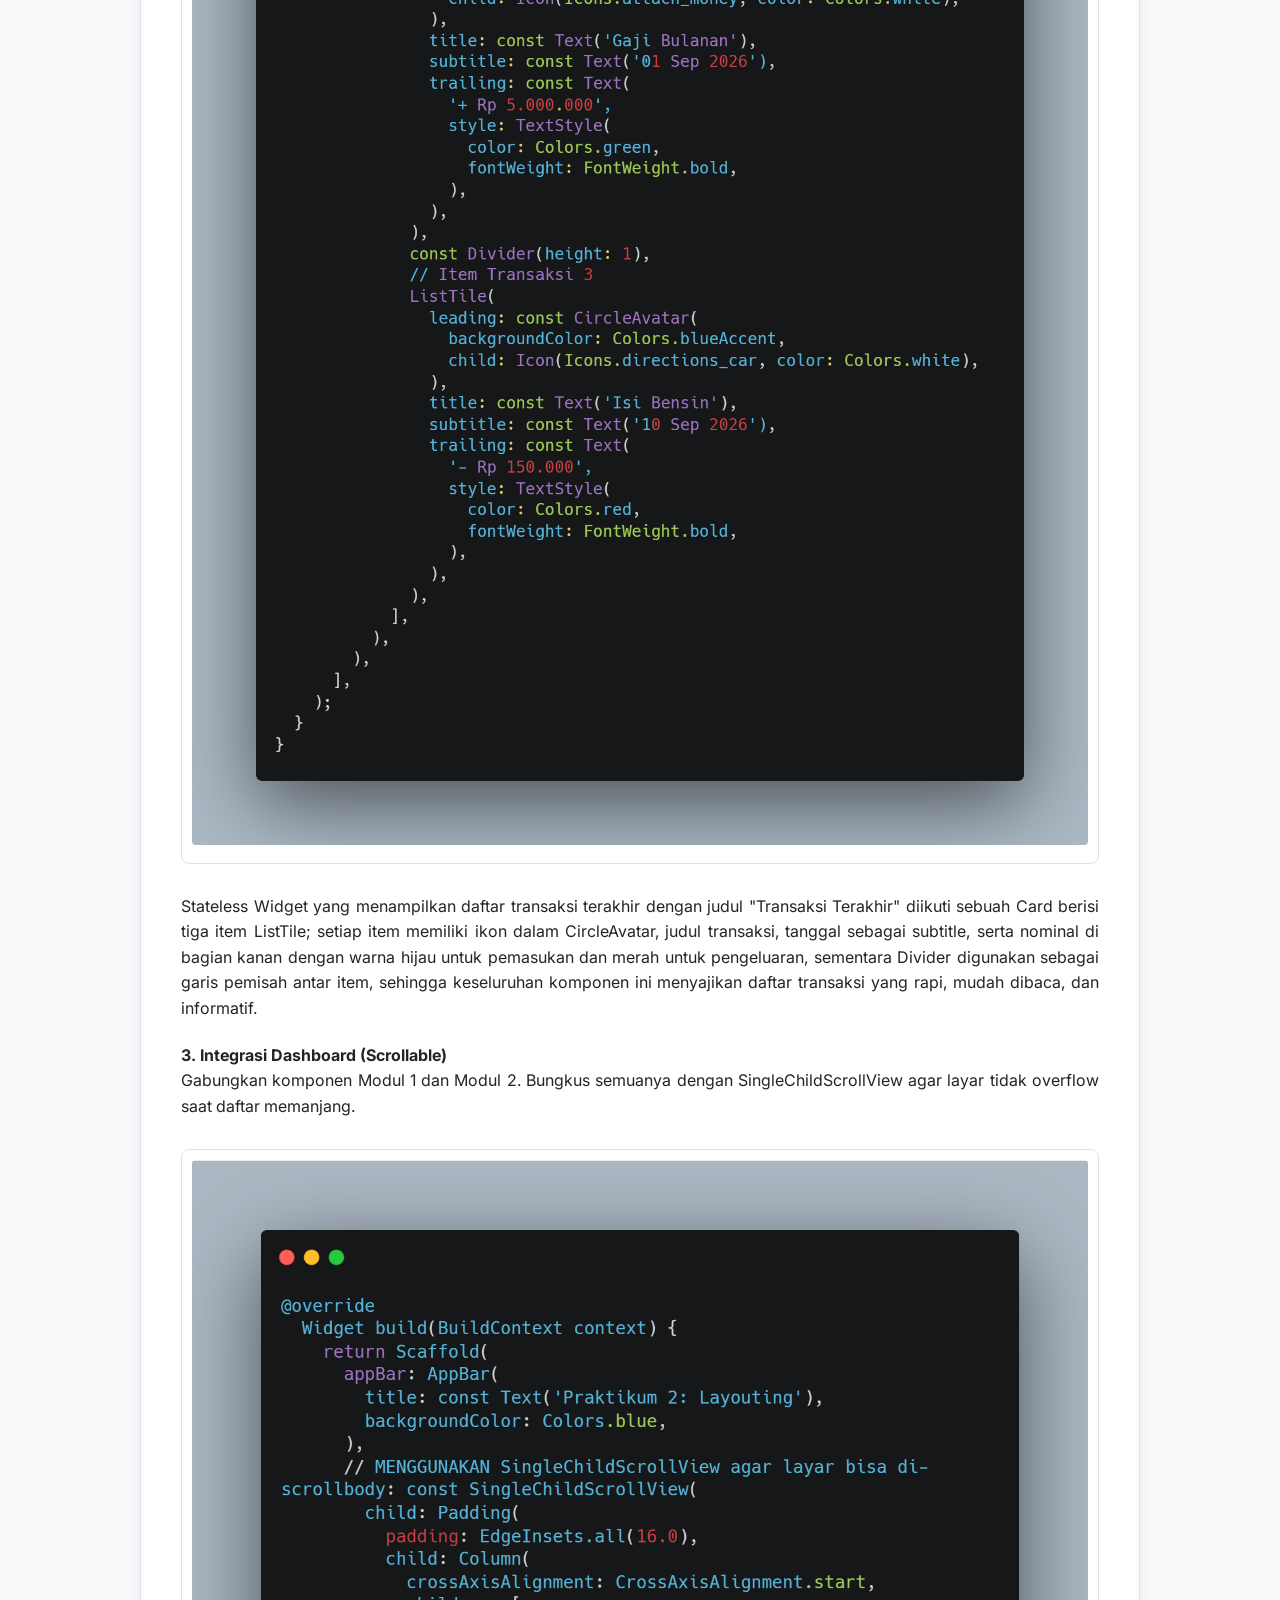
<file: LaprakAppMob2.html>
<!DOCTYPE html>
<html lang="id">
<head>
    <meta charset="UTF-8">
    <meta name="viewport" content="width=device-width, initial-scale=1.0">
    <title>Laporan Praktikum: Aplikasi Mobile 2</title>
    <link href="https://fonts.googleapis.com/css2?family=Inter:wght@400;600;700&display=swap" rel="stylesheet">
    <link rel="stylesheet" href="https://cdnjs.cloudflare.com/ajax/libs/font-awesome/6.5.2/css/all.min.css">
    <style>
        :root {
            --bg-body: #f8f9fa;
            --text-dark: #212529;
            --text-secondary: #6c757d;
            --info-cyan: #0dcaf0;
            --dark-navy: #212529;
            --card-white: #ffffff;
            --border-light: #dee2e6;
        }

        body {
            background-color: var(--bg-body);
            color: var(--text-dark);
            font-family: 'Inter', sans-serif;
            line-height: 1.6;
            margin: 0;
            padding: 0;
        }

        .container {
            max-width: 1000px;
            margin: 0 auto;
            padding: 60px 20px;
        }

        header {
            text-align: center;
            margin-bottom: 50px;
        }

        h1 {
            font-size: 3rem;
            font-weight: 800;
            color: var(--info-cyan);
            margin-bottom: 10px;
        }

        .subtitle {
            color: var(--text-secondary);
            font-size: 1.2rem;
            font-weight: 500;
        }

        section {
            background: var(--card-white);
            border-radius: 12px;
            padding: 40px;
            margin-bottom: 30px;
            box-shadow: 0 4px 15px rgba(0,0,0,0.05);
            border: 1px solid var(--border-light);
        }

        h2 {
            color: var(--dark-navy);
            font-size: 1.8rem;
            margin-top: 0;
            margin-bottom: 20px;
            border-bottom: 2px solid var(--info-cyan);
            display: inline-block;
            padding-bottom: 5px;
        }

        h3 {
            color: var(--dark-navy);
            font-size: 1.4rem;
            margin-top: 30px;
            margin-bottom: 15px;
        }

        p {
            text-align: justify;
            margin-bottom: 21px;
        }

        ul, ol {
            margin-bottom: 21px;
            padding-left: 20px;
        }

        pre {
            background-color: #212529;
            color: #f8f9fa;
            padding: 20px;
            border-radius: 8px;
            font-family: 'Courier New', Courier, monospace;
            overflow-x: auto;
            margin: 20px 0;
        }

        .img-container {
            margin: 30px 0;
            text-align: center;
            border: 1px solid var(--border-light);
            border-radius: 8px;
            padding: 10px;
            background: #fff;
        }

        .img-container img {
            max-width: 100%;
            height: auto;
            border-radius: 4px;
        }

        .img-caption {
            display: block;
            margin-top: 10px;
            font-size: 0.9rem;
            color: var(--text-secondary);
            font-style: italic;
        }

        .grid-artisan {
            display: grid;
            grid-template-columns: 1fr 1fr;
            gap: 20px;
        }

        .task-box {
            background-color: #f8f9fa;
            border-left: 4px solid var(--info-cyan);
            padding: 15px 20px;
            margin-bottom: 25px;
            border-radius: 0 8px 8px 0;
        }

        footer {
            text-align: center;
            padding: 35px 20px;
            background-color: var(--card-white);
            color: var(--text-dark);
            border: 1px solid var(--border-light);
            box-shadow: 0 4px 15px rgba(0,0,0,0.05);
            border-radius: 12px;
            margin-top: 50px;
        }

        footer p {
            text-align: center;
            margin-bottom: 5px;
            color: var(--text-secondary);
        }

        footer p strong {
            color: var(--text-dark);
            font-size: 1.1rem;
        }

        .btn-github {
            display: inline-block;
            background-color: var(--info-cyan);
            color: #fff;
            padding: 10px 22px;
            font-size: 0.95rem;
            text-decoration: none;
            border-radius: 50px;
            font-weight: bold;
            margin-top: 15px;
            transition: 0.3s;
        }

        .btn-github:hover {
            background-color: #0baccc;
            transform: translateY(-2px);
            color: #fff;
        }

        @media (max-width: 768px) {
            .grid-artisan { grid-template-columns: 1fr; }
        }
    </style>
</head>
<body>

<div class="container">
    <header>
        <h1>Laporan Praktikum Aplikasi Mobile 2</h1>
        <div class="subtitle">Praktikum I & Praktikum II</div>
    </header>

    <section>
        <h2>PRAKTIKUM I: PENGENALAN WIDGETS STATELESS, STATEFUL, & MANAJEMENE STATE DASAR</h2>
        
        <h3>A. PENDAHULUAN</h3>
        <p>
            <strong>1) Stateless Widget</strong><br>
            Widget statis yang tampilannya tidak pernah berubah setelah dirender (dibangun) di layer. Tidak memiliki data internal yang berubah (State). Lebih ringan dan cepat. Contoh: Label Teks, Ikon, Gambar statis.
        </p>
        <p>
            <strong>2) Stateful Widget</strong><br>
            Widget dinamis yang tampilannya dapat berubah sebagai respons terhadap interaksi pengguna atau data baru. Menyimpan objek data internal (State). Dapat merender ulang UI via setState(). Contoh: Form Input, Checkbox, Animasi.
        </p>

        <h3>B. LANGKAH-LANGKAH</h3>
        <p><strong>1. Membuat Widget Sapaan (Stateless)</strong><br>
            Dimulai dengan membuat header yang bersifat statis. Bagian ini menampilkan nama pengguna dan ikon avatar. Gunakan Row untuk menyusun elemen kiri ke kanan. Gunakan Column untuk menumpuk teks sapaan.
        </p>
        <div class="img-container">
            <img src="gambar/w1.png" alt="Source Code GreetingWidget">
        </div>
        <p>
            Stateless Widget yang membangun tampilan sapaan sederhana dengan menggunakan Row sebagai wadah utama; di dalamnya terdapat CircleAvatar berwarna biru dengan ikon profil, sebuah SizedBox untuk memberi jarak horizontal, serta Column yang berisi dua teks: "Halo, Budi" dengan gaya tebal dan ukuran besar, dan "Selamat datang kembali!" dengan warna abu-abu dan ukuran lebih kecil, sehingga keseluruhan komponen ini berfungsi sebagai elemen UI untuk menampilkan ikon profil dan pesan sambutan kepada pengguna secara ringkas dan rapi.
        </p>

        <p><strong>2. Membuat Kartu Saldo (Stateful)</strong><br>
            Card ini harus bisa bereaksi saat ikon mata ditekan. Oleh karena itu, kita wajib menggunakan StatefulWidget. Variabel_isObscure menyimpan status sensor. Variabel_balance menyimpan nilai nominal.
        </p>
        <div class="img-container">
            <img src="gambar/w2.png" alt="Source Code BalanceCardWidget">
        </div>

        <p><strong>3. Menerapkan Interaktivitas (setState)</strong><br>
            Gunakan setState() untuk memberi tahu Flutter bahwa ada perubahan data, sehingga UI dirender ulang.
        </p>
        <div class="img-container">
            <img src="gambar/w3.png" alt="Source Code Build Context BalanceCardWidget">
        </div>
        <p>
            StatefulWidget yang digunakan untuk menampilkan kartu saldo dengan kemampuan menyembunyikan atau menampilkan nilai saldo; di dalam kelas BalanceCardWidgetState terdapat variabel isBalance Visible bertipe boolean yang menyimpan status apakah saldo terlihat atau tidak, serta fungsi_toggle Visibility() yang memanggil setState() untuk membalik nilai boolean tersebut (dari true menjadi false atau sebaliknya), sehingga setiap kali fungsi dipanggil, tampilan akan diperbarui sesuai dengan perubahan status visibilitas saldo.
        </p>

        <p><strong>4. Hasil Akhir</strong><br>
            Penggabungan Greeting Widget (Stateless) dan BalanceCard (Stateful) ke dalam Scaffold utama. Sapaan statis di bagian atas. Kartu saldo merespons ketukan pada ikon mata.
        </p>
        <div class="img-container">
            <img src="gambar/akhir1.png" alt="Screenshot UI Saldo Disensor">
        </div>
        <div class="img-container">
            <img src="gambar/akhir2.png" alt="Screenshot UI Saldo Terlihat">
        </div>

        <h3>C. SOURCE CODE AKHIR</h3>
        <div class="img-container">
            <img src="gambar/sc1.png" alt="Source Code Akhir 1">
        </div>
        <div class="img-container">
            <img src="gambar/sc2.png" alt="Source Code Akhir 2">
        </div>

        <h3>D. TUGAS/LATIHAN</h3>
        <p><strong>1. Tugas 1: Styling</strong><br>
            Ubah warna tema BalanceCard dari biru (Colors.blueAccent) menjadi hijau emerald (Colors.teal).
        </p>
        <div class="img-container">
            <img src="gambar/tugas1.png" alt="Source Code Tugas 1 Styling">
        </div>
        
        <p><strong>2. Tugas 2: Modifikasi UI</strong><br>
            Tambahkan teks statis berupa "No. Rekening: 1234-5678" di bagian bawah nominal saldo di dalam kartu.
        </p>
        <div class="img-container">
            <img src="gambar/tugas2.png" alt="Source Code Tugas 2 Modifikasi UI">
        </div>
        <p>Hasil akhir</p>
        <div class="img-container">
            <img src="gambar/tugas3.png" alt="Hasil Akhir UI Tugas">
        </div>

        <h3>E. KESIMPULAN</h3>
        <p>
            Praktikum 1 berfokus pada pengenalan kerangka dasar Flutter, pemahaman perbedaan antara Stateless Widget (untuk tampilan statis) dan Stateful Widget (untuk tampilan dinamis), serta penerapan manajemen state menggunakan setState() untuk menciptakan antarmuka yang interaktif.
        </p>
    </section>

    <section>
        <h2>PRAKTIKUM 2: LAYOUTING & SYLING ROW, COLUMN, CONTAINER, DAN LISTTILE</h2>
        
        <h3>A. PENDAHULUAN</h3>
        <p>
            <strong>ListTile</strong><br>
            Widget bawaan Material Design untuk membuat baris daftar yang rapi secara instan.<br>
            Leading: Elemen paling kiri (Ikon/Avatar).<br>
            Title: Judul utama baris.<br>
            Trailing: Elemen paling kanan (Nominal/Tombol).
        </p>

        <h3>B. LANGKAH-LANGKAH</h3>
        <p><strong>1. Menyusun Tombol Aksi (Row)</strong><br>
            Gunakan Row untuk meletakkan tombol Pemasukan, Pengeluaran, dan Transfer sejajar secara horizontal. mainAxisAlignment mengatur jarak antar elemen. Nilai spaceEvenly membagi ruang kosong sama rata.
        </p>
        <div class="img-container">
            <img src="gambar/p2w1.png" alt="Source Code ActionButtonsWidget">
        </div>
        <p>
            Stateless Widget yang menampilkan tiga tombol aksi finansial secara horizontal menggunakan Row; setiap tombol dibuat lewat fungsi pembantu_buildActionButton agar desain konsisten, terdiri dari Container berwarna transparan dengan ikon (panah turun hijau untuk pemasukan, panah naik merah untuk pengeluaran, dan panah horizontal biru untuk transfer) serta teks label di bawahnya, sehingga komponen ini menyajikan antarmuka ringkas untuk memilih jenis transaksi dengan ikon dan warna yang mudah dibedakan.
        </p>

        <p><strong>2. Menyusun Riwayat (Column + ListTile)</strong><br>
            Daftar transaksi mengurut ke bawah, sehingga wajib menggunakan Column. Tumpuk teks judul dan daftar menggunakan Column. Gunakan banyak ListTile berturut-turut.
        </p>
        <div class="img-container">
            <img src="gambar/p2w2.png" alt="Source Code RecentTransactionsWidget">
        </div>
        <p>
            Stateless Widget yang menampilkan daftar transaksi terakhir dengan judul "Transaksi Terakhir" diikuti sebuah Card berisi tiga item ListTile; setiap item memiliki ikon dalam CircleAvatar, judul transaksi, tanggal sebagai subtitle, serta nominal di bagian kanan dengan warna hijau untuk pemasukan dan merah untuk pengeluaran, sementara Divider digunakan sebagai garis pemisah antar item, sehingga keseluruhan komponen ini menyajikan daftar transaksi yang rapi, mudah dibaca, dan informatif.
        </p>

        <p><strong>3. Integrasi Dashboard (Scrollable)</strong><br>
            Gabungkan komponen Modul 1 dan Modul 2. Bungkus semuanya dengan SingleChildScrollView agar layar tidak overflow saat daftar memanjang.
        </p>
        <div class="img-container">
            <img src="gambar/p2w3.png" alt="Source Code SingleChildScrollView">
        </div>
        <p>
            Membuat halaman utama dengan Scaffold berisi AppBar dan SingleChildScrollView agar layar bisa digulir, lalu di dalam Padding terdapat Column yang menata beberapa widget utama aplikasi-Greeting Widget, BalanceCardWidget, ActionButtons Widget, dan RecentTransactions Widget dengan SizedBox sebagai jarak antar komponen sehingga tampil rapi dan terstruktur.
        </p>

        <p><strong>4. Hasil Akhir</strong></p>
        <div class="img-container">
            <img src="gambar/akhir3.png" alt="Screenshot Hasil Akhir Praktikum 2">
        </div>

        <h3>C. SOURCE CODE AKHIR</h3>
        <div class="img-container">
            <img src="gambar/p2sc1.png" alt="Source Code Akhir Praktikum 2 Bagian 1">
        </div>
        <div class="img-container">
            <img src="gambar/p2sc2.png" alt="Source Code Akhir Praktikum 2 Bagian 2">
        </div>
        <div class="img-container">
            <img src="gambar/p2sc3.png" alt="Source Code Akhir Praktikum 2 Bagian 3">
        </div>

        <h3>D. TUGAS/LATIHAN</h3>
        <p><strong>1. Tugas 1: Styling</strong><br>
            Pada widget Daftar Transaksi (ListTile), ubah warna trailing text pengeluaran menjadi merah dan text pemasukan menjadi hijau.
        </p>
        <div class="img-container">
            <img src="gambar/p2tugas1.png" alt="Source Code Tugas 1 Styling ListTile">
        </div>
        
        <p><strong>2. Tugas 2: Tambah Data</strong><br>
            Tambahkan 2 transaksi fiktif baru ke dalam daftar "Transaksi Terakhir" di bawah kode yang sudah ada.
        </p>
        <div class="img-container">
            <img src="gambar/p2tugas2.png" alt="Source Code Tugas 2 Tambah Data Transaksi">
        </div>
        <p>Hasil Akhir</p>
        <!-- GAMBAR DARI PDF: Praktikum 2 Hasil Akhir Tugas -->
        <div class="img-container">
            <img src="gambar/p2akhir.png" alt="Screenshot UI Hasil Akhir Tugas Praktikum 2">
        </div>

        <h3>E. KESIMPULAN</h3>
        <p>
            Praktikum 2 berfokus pada teknik tata letak (layouting) dan penataan gaya (styling) antarmuka di Flutter menggunakan kombinasi beberapa widget dasar. Modul ini mengajarkan penggunaan widget Row untuk menyusun elemen secara horizontal (menyamping) seperti deretan tombol aksi, serta Column untuk menyusun elemen secara vertikal (menurun) seperti pada daftar riwayat transaksi. Selain itu, praktikum ini juga mengenalkan penggunaan widget ListTile untuk menstrukturkan baris daftar secara rapi dan instan, serta SingleChildScrollView yang berfungsi untuk mengintegrasikan seluruh komponen agar halaman utama dapat digulir (scrollable) sehingga mencegah terjadinya overflow atau konten yang terpotong dari layar.
        </p>
    </section>

    <footer>
        <p><strong>Imam Aryanta Ramadhan</strong></p>
        <p>Informatics Students - Andalas University</p>
        <a href="https://github.com/RyantRamadhan/PrakAppMob_B_2411532001" class="btn-github" target="_blank">
            <i class="fab fa-github"></i> Lihat Repository Tugas
        </a>
    </footer>
</div>

</body>
</html>
</file>
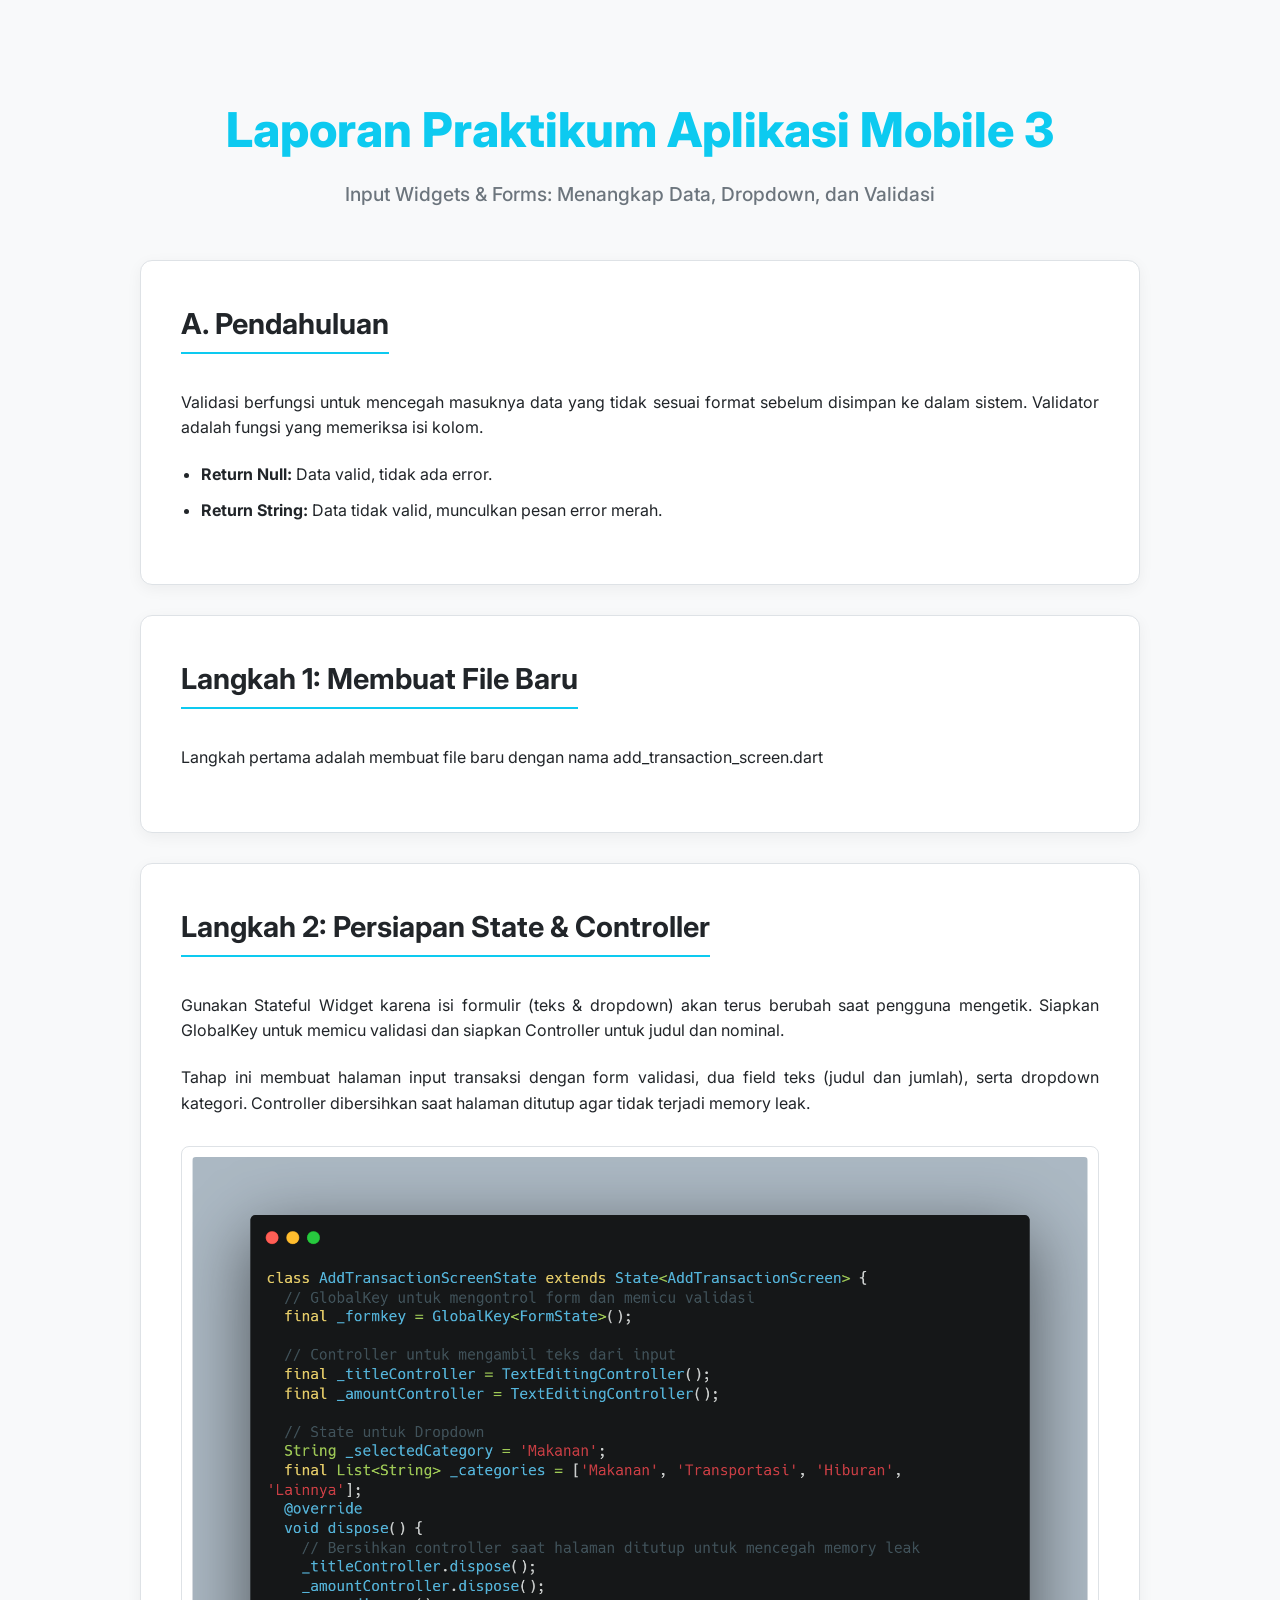
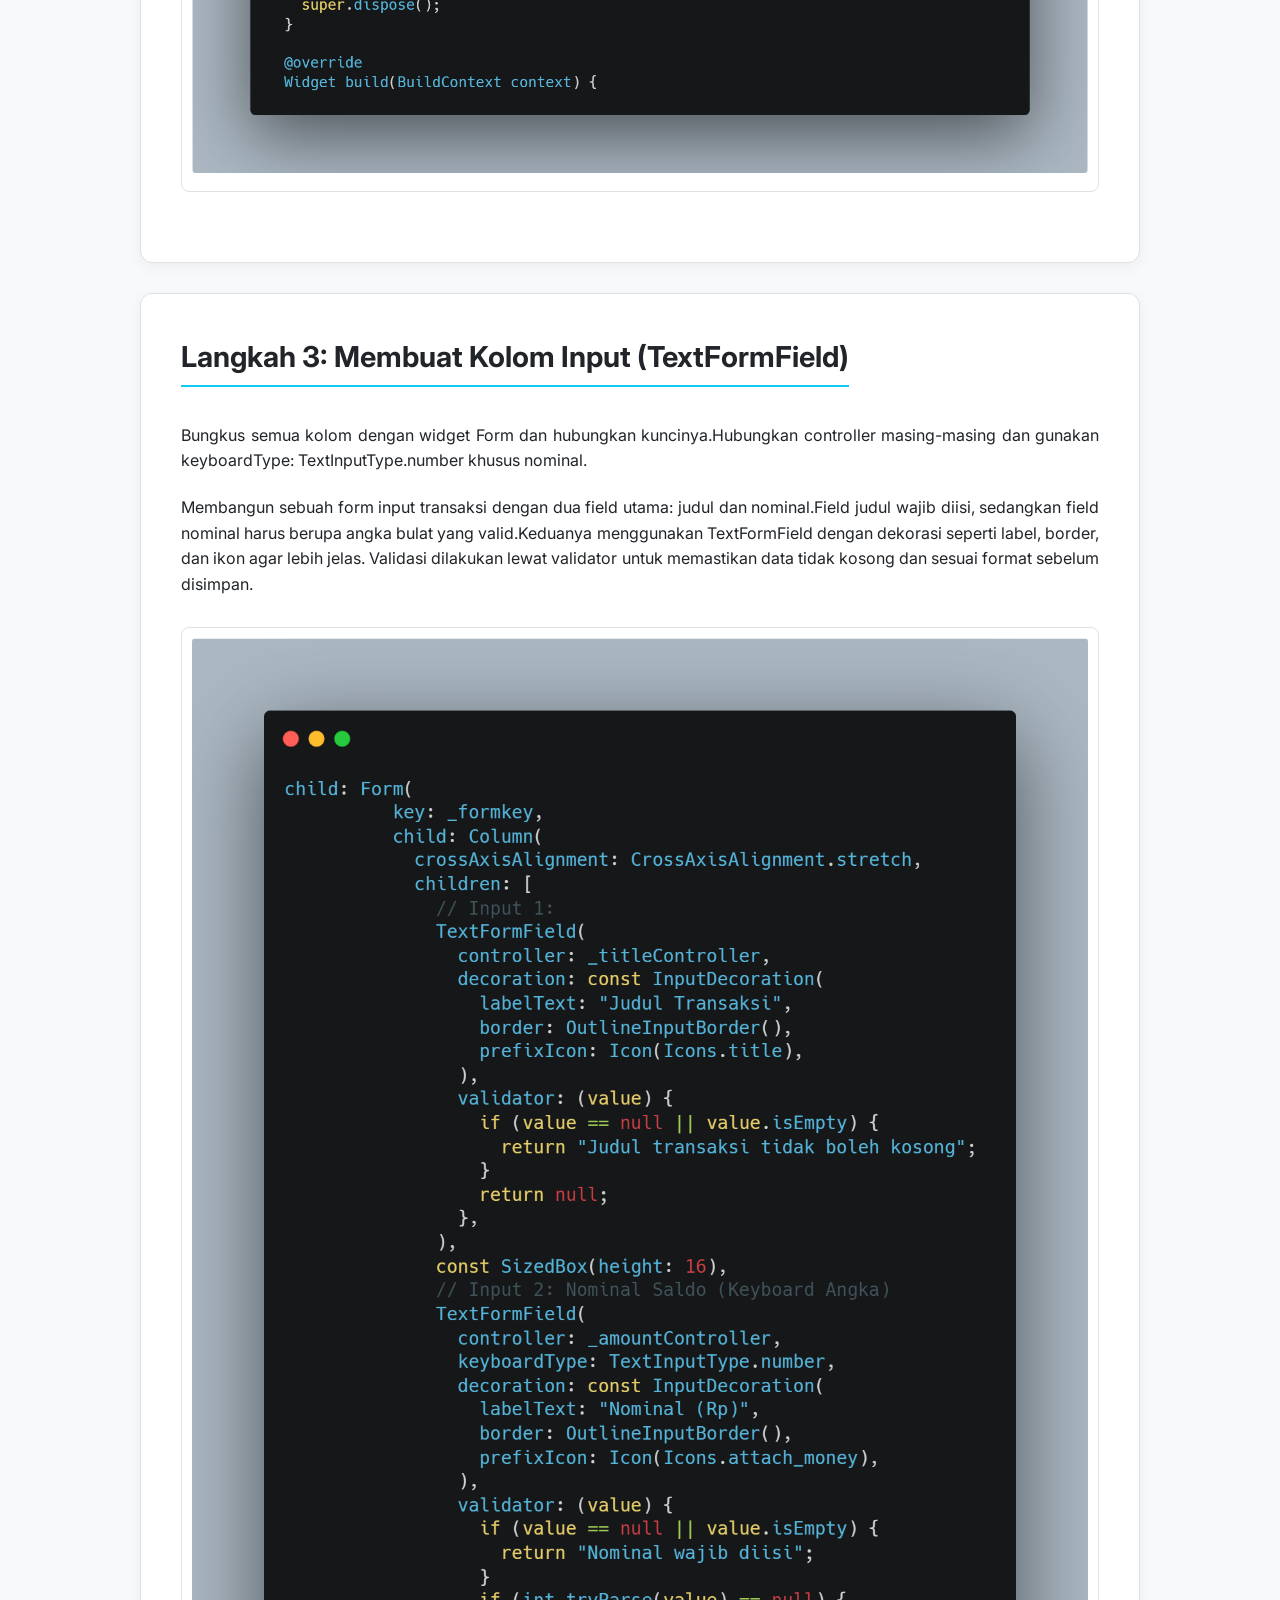
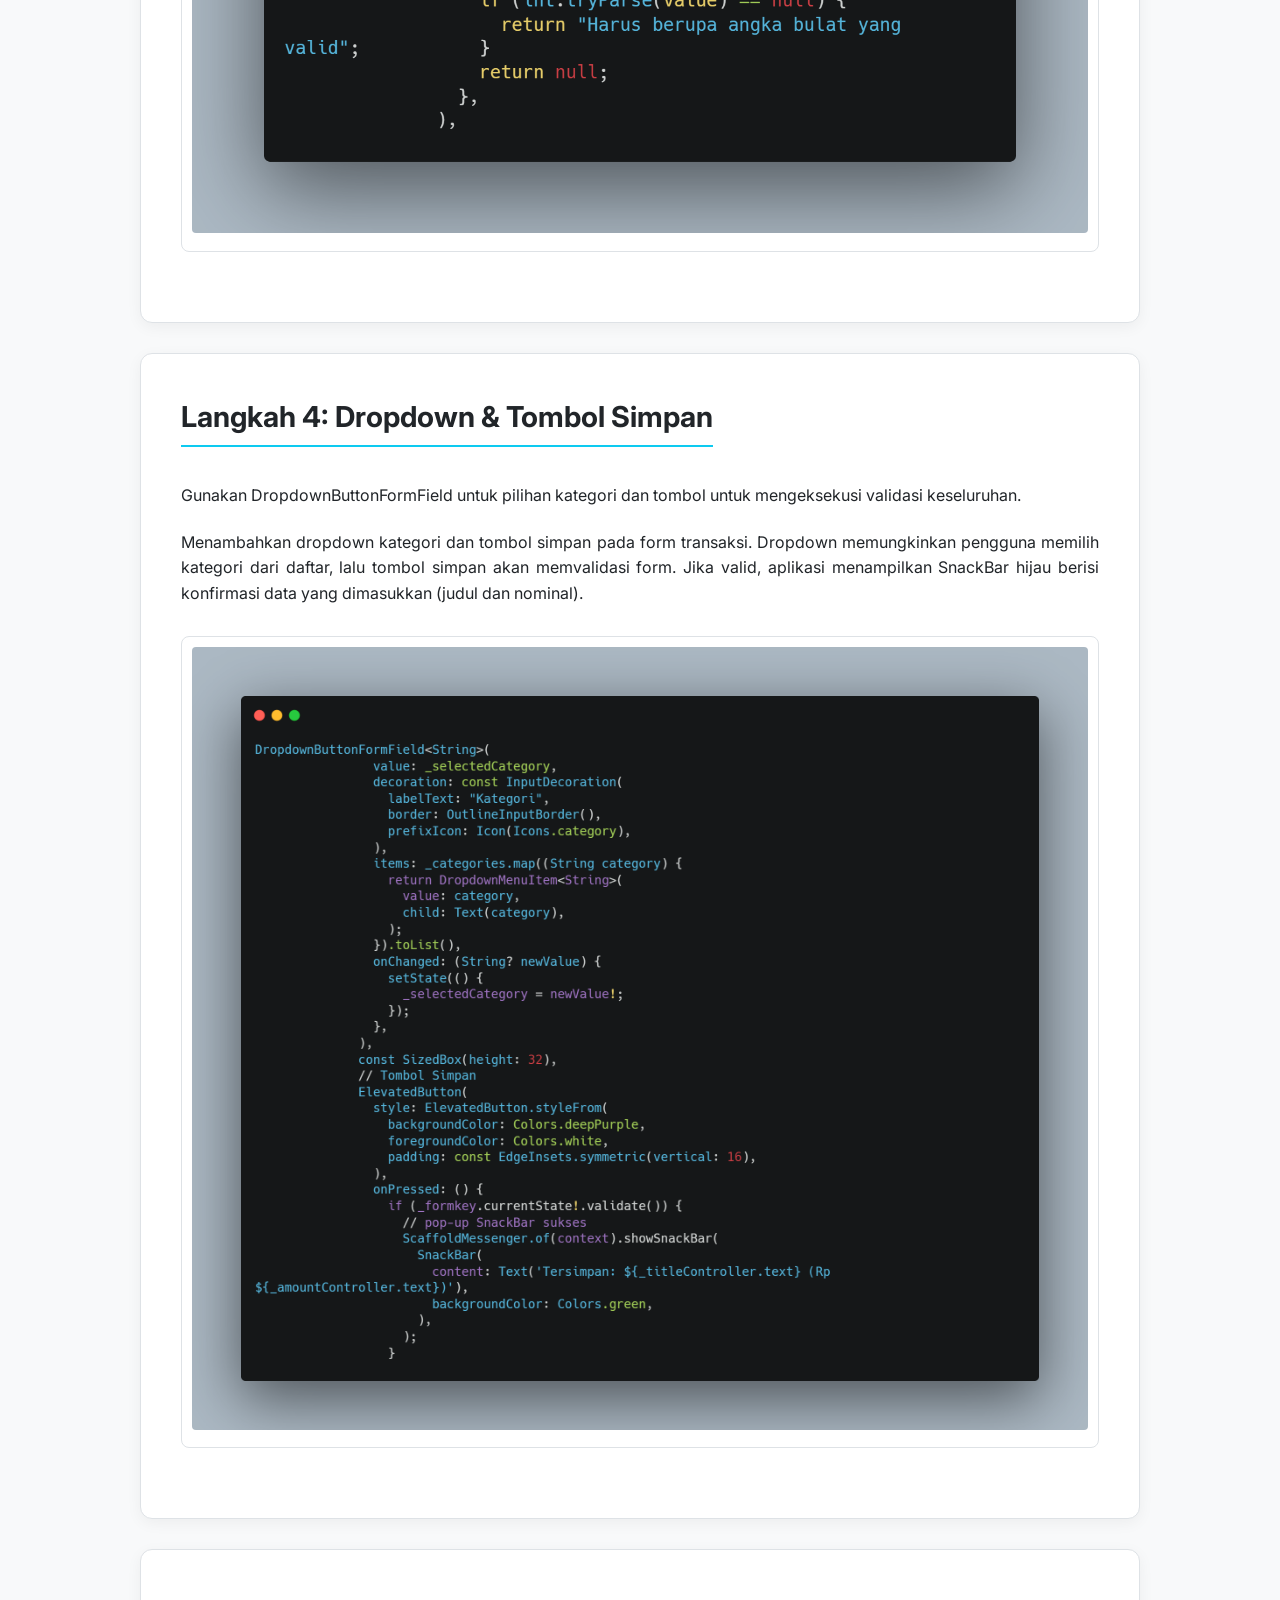
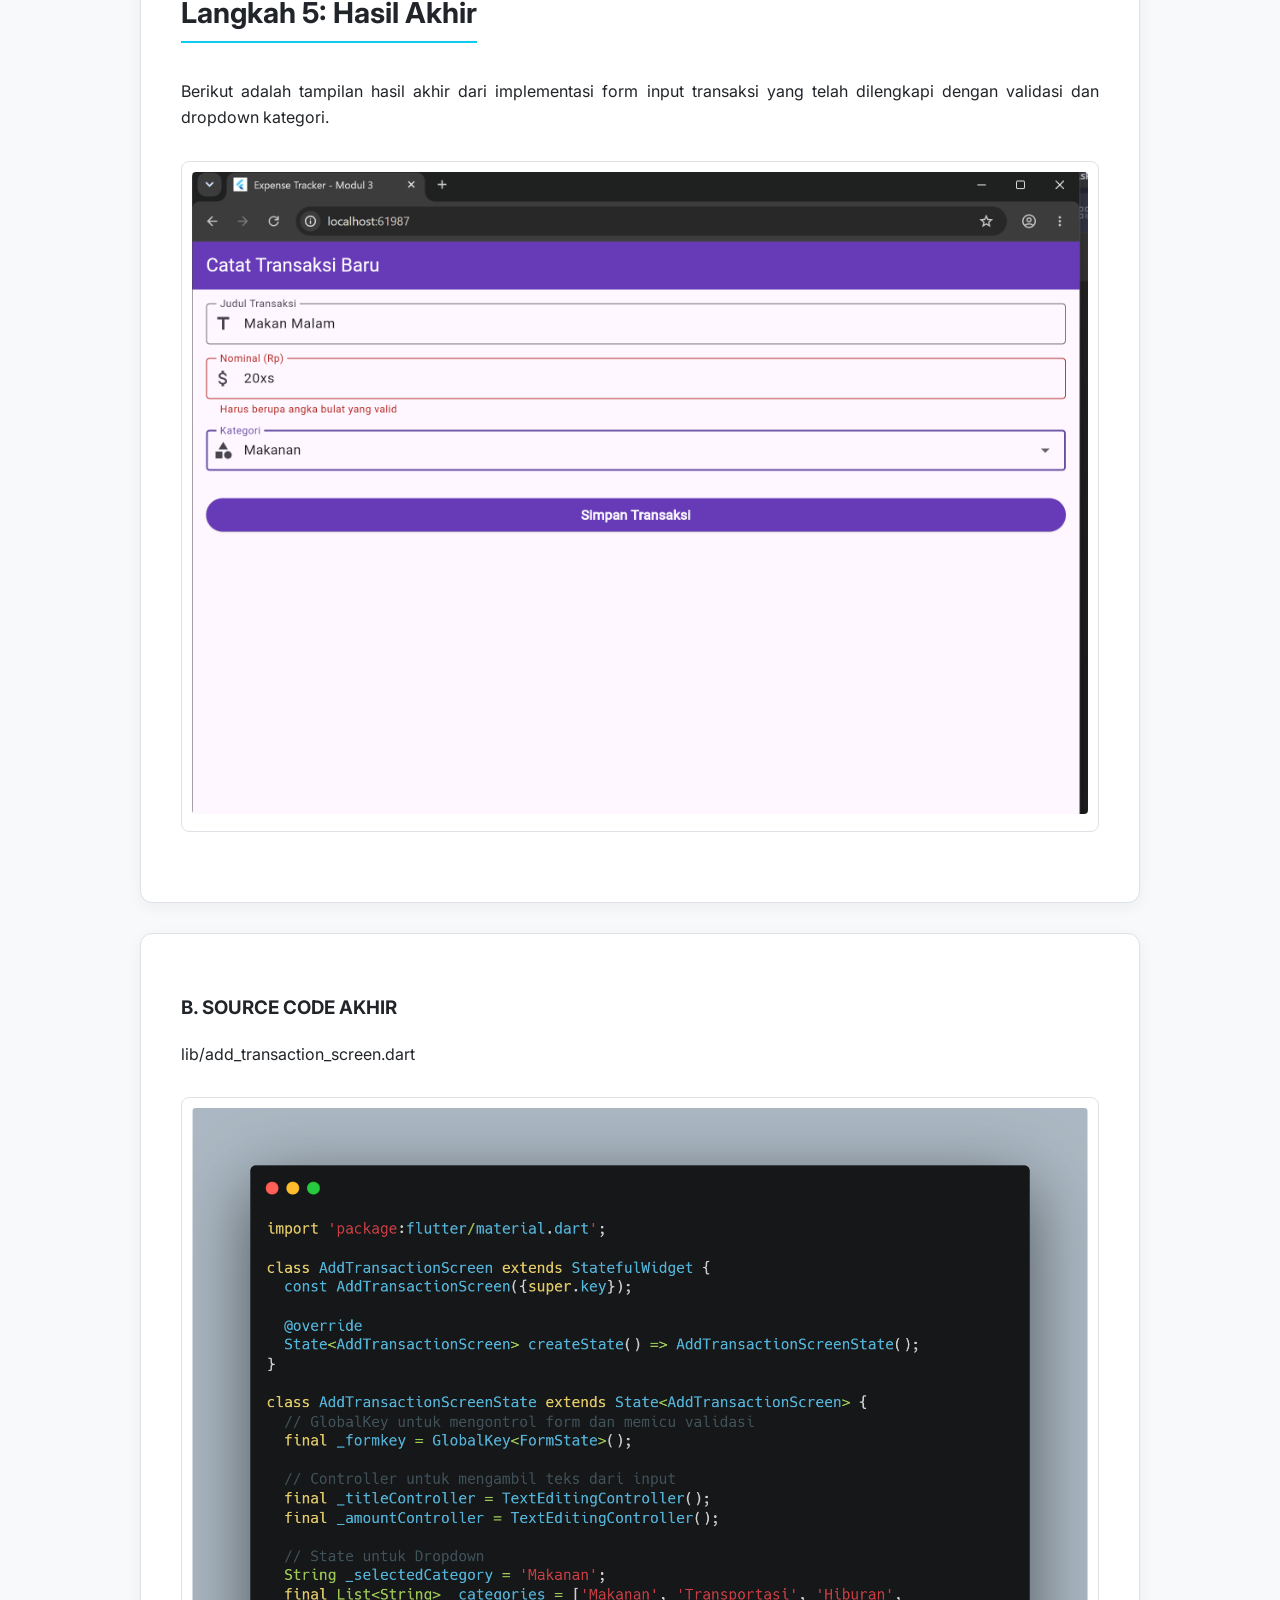
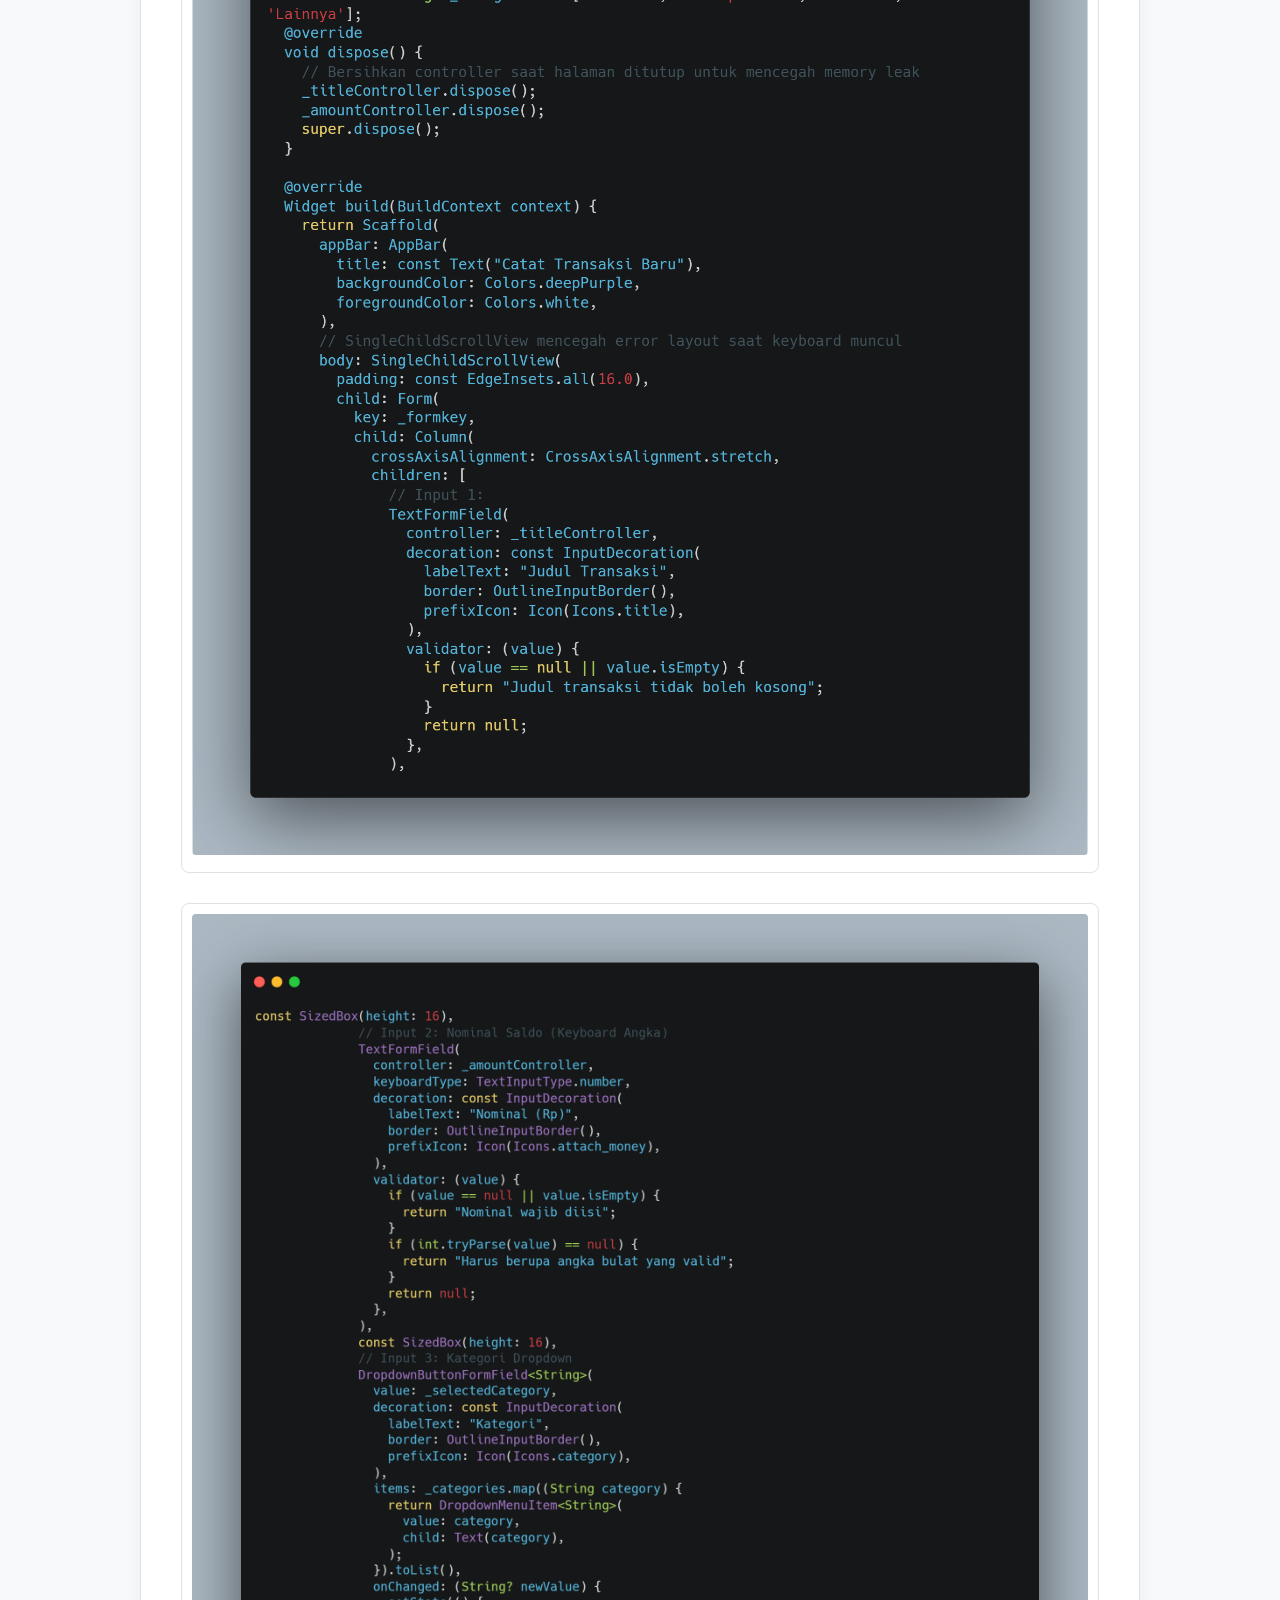
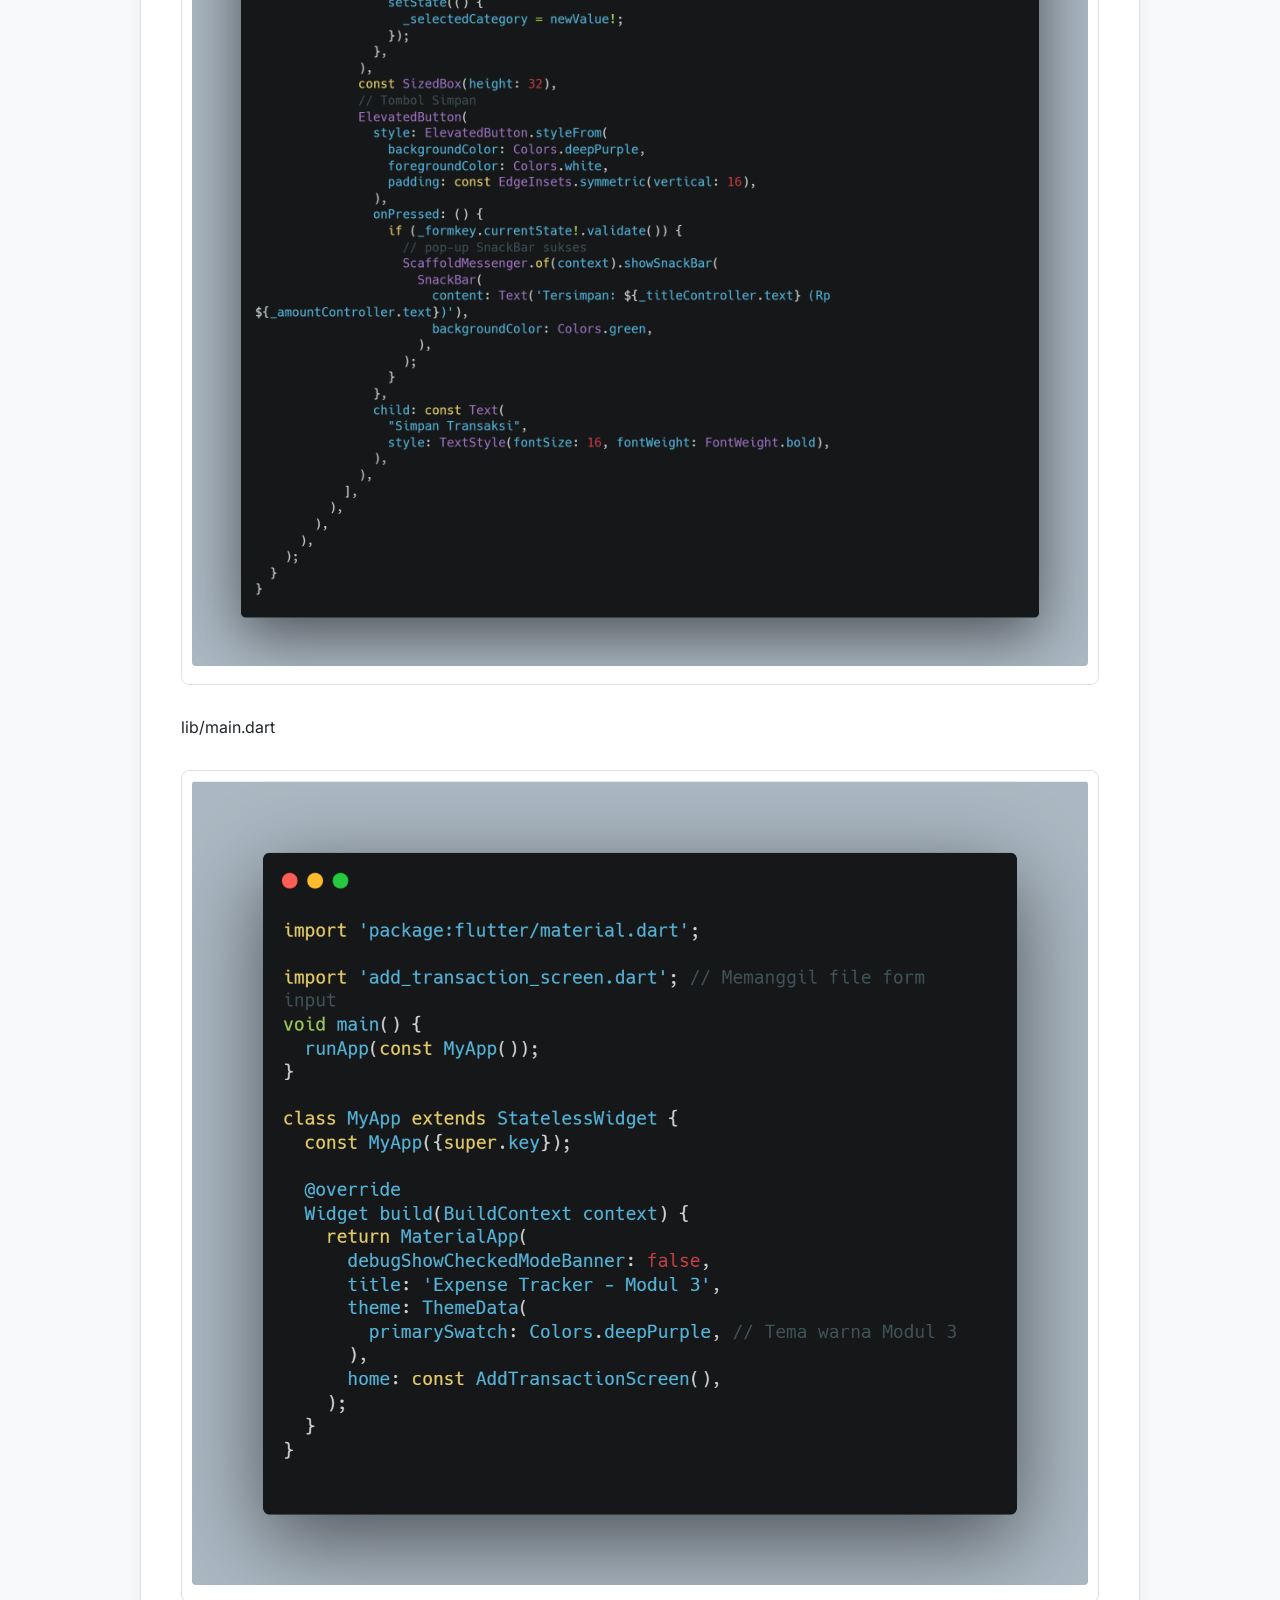
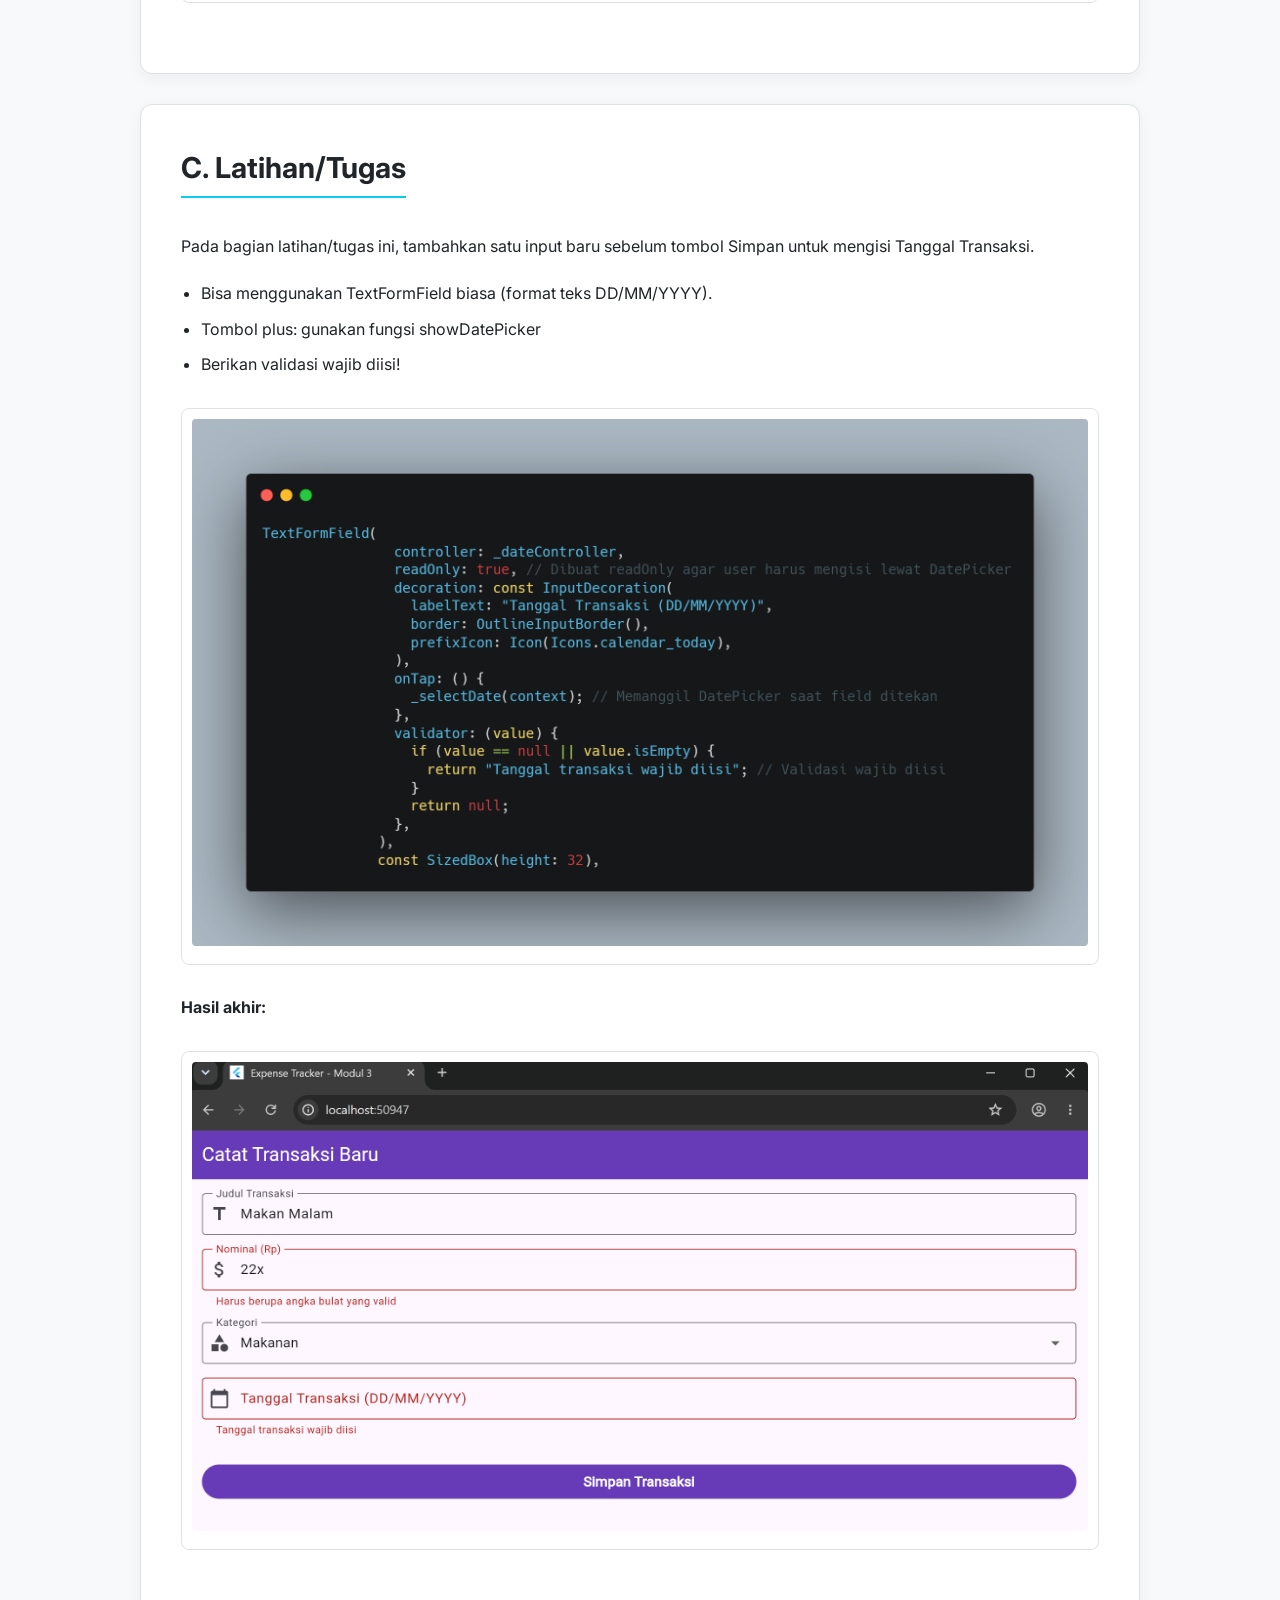
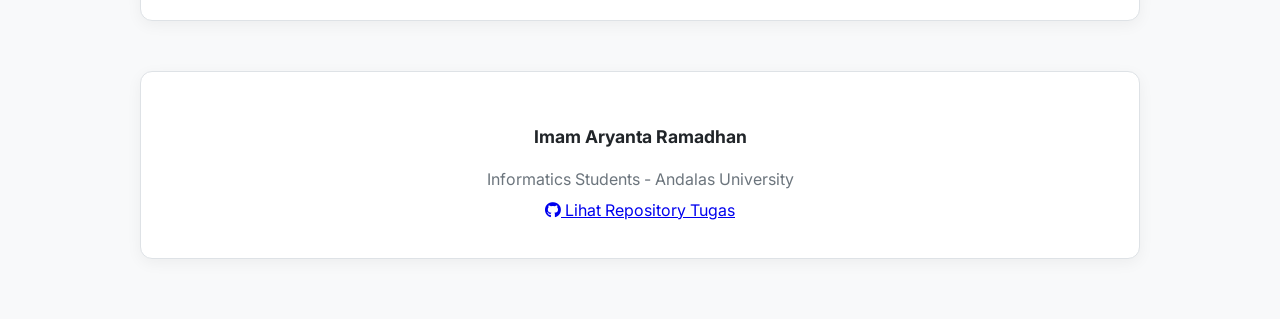
<file: LaprakAppMob3.html>
<!DOCTYPE html>
<html lang="id">
<head>
    <meta charset="UTF-8">
    <meta name="viewport" content="width=device-width, initial-scale=1.0">
    <title>Laporan Praktikum: Aplikasi Mobile - Modul 3</title>
    <link href="https://fonts.googleapis.com/css2?family=Inter:wght@400;600;700&display=swap" rel="stylesheet">
    <link rel="stylesheet" href="https://cdnjs.cloudflare.com/ajax/libs/font-awesome/6.5.2/css/all.min.css">
    <style>
        :root {
            --bg-body: #f8f9fa;
            --text-dark: #212529;
            --text-secondary: #6c757d;
            --info-cyan: #0dcaf0;
            --dark-navy: #212529;
            --card-white: #ffffff;
            --border-light: #dee2e6;
        }

        body {
            background-color: var(--bg-body);
            color: var(--text-dark);
            font-family: 'Inter', sans-serif;
            line-height: 1.6;
            margin: 0;
            padding: 0;
        }

        .container {
            max-width: 1000px;
            margin: 0 auto;
            padding: 60px 20px;
        }

        header {
            text-align: center;
            margin-bottom: 50px;
        }

        h1 {
            font-size: 3rem;
            font-weight: 800;
            color: var(--info-cyan);
            margin-bottom: 10px;
        }

        .subtitle {
            color: var(--text-secondary);
            font-size: 1.2rem;
            font-weight: 500;
        }

        section {
            background: var(--card-white);
            border-radius: 12px;
            padding: 40px;
            margin-bottom: 30px;
            box-shadow: 0 4px 15px rgba(0,0,0,0.05);
            border: 1px solid var(--border-light);
        }

        h2 {
            color: var(--dark-navy);
            font-size: 1.8rem;
            margin-top: 0;
            margin-bottom: 20px;
            border-bottom: 2px solid var(--info-cyan);
            display: inline-block;
            padding-bottom: 5px;
        }

        p {
            text-align: justify;
            margin-bottom: 21px;
        }

        pre {
            background-color: #212529;
            color: #f8f9fa;
            padding: 20px;
            border-radius: 8px;
            font-family: 'Courier New', Courier, monospace;
            overflow-x: auto;
            margin: 20px 0;
        }

        .img-container {
            margin: 30px 0;
            text-align: center;
            border: 1px solid var(--border-light);
            border-radius: 8px;
            padding: 10px;
            background: #fff;
        }

        .img-container img {
            max-width: 100%;
            height: auto;
            border-radius: 4px;
        }

        .img-caption {
            display: block;
            margin-top: 10px;
            font-size: 0.9rem;
            color: var(--text-secondary);
            font-style: italic;
        }

        ul {
            margin-bottom: 21px;
            padding-left: 20px;
        }

        li {
            margin-bottom: 10px;
        }

        .grid-artisan {
            display: grid;
            grid-template-columns: 1fr 1fr;
            gap: 20px;
        }

        .task-box {
            background-color: #f8f9fa;
            border-left: 4px solid var(--info-cyan);
            padding: 15px 20px;
            margin-bottom: 25px;
            border-radius: 0 8px 8px 0;
        }

        footer {
            text-align: center;
            padding: 35px 20px;
            background-color: var(--card-white);
            color: var(--text-dark);
            border: 1px solid var(--border-light);
            box-shadow: 0 4px 15px rgba(0,0,0,0.05);
            border-radius: 12px;
            margin-top: 50px;
        }

        footer p {
            text-align: center;
            margin-bottom: 5px;
            color: var(--text-secondary);
        }

        footer p strong {
            color: var(--text-dark);
            font-size: 1.1rem;
        }

        .btn-github {
            display: inline-block;
            background-color: var(--info-cyan);
            color: #fff;
            padding: 10px 22px;
            font-size: 0.95rem;
            text-decoration: none;
            border-radius: 50px;
            font-weight: bold;
            margin-top: 15px;
            transition: 0.3s;
        }

        .btn-github:hover {
            background-color: #0baccc;
            transform: translateY(-2px);
            color: #fff;
        }

        @media (max-width: 768px) {
            .grid-artisan { grid-template-columns: 1fr; }
        }
    </style>
</head>
<body>

<div class="container">
    <header>
        <h1>Laporan Praktikum Aplikasi Mobile 3</h1>
        <div class="subtitle">Input Widgets & Forms: Menangkap Data, Dropdown, dan Validasi</div>
    </header>

    <section>
        <h2>A. Pendahuluan</h2>
        <p>
            Validasi berfungsi untuk mencegah masuknya data yang tidak sesuai format sebelum disimpan ke dalam sistem. Validator adalah fungsi yang memeriksa isi kolom.
        </p>
        <ul>
            <li><strong>Return Null:</strong> Data valid, tidak ada error.</li>
            <li><strong>Return String:</strong> Data tidak valid, munculkan pesan error merah.</li>
        </ul>
    </section>

    <section>
        <h2>Langkah 1: Membuat File Baru</h2>
        <p>
            Langkah pertama adalah membuat file baru dengan nama add_transaction_screen.dart
        </p>
    </section>

    <section>
        <h2>Langkah 2: Persiapan State & Controller</h2>
        <p>
            Gunakan Stateful Widget karena isi formulir (teks & dropdown) akan terus berubah saat pengguna mengetik. Siapkan GlobalKey untuk memicu validasi dan siapkan Controller untuk judul dan nominal.
        </p>
        <p>
            Tahap ini membuat halaman input transaksi dengan form validasi, dua field teks (judul dan jumlah), serta dropdown kategori. Controller dibersihkan saat halaman ditutup agar tidak terjadi memory leak.
        </p>
        
        <div class="img-container">
            <img src="gambar/p3-1.png" alt="Screenshot Kode Persiapan State & Controller">
        </div>
    </section>

    <section>
        <h2>Langkah 3: Membuat Kolom Input (TextFormField)</h2>
        <p>
            Bungkus semua kolom dengan widget Form dan hubungkan kuncinya.Hubungkan controller masing-masing dan gunakan keyboardType: TextInputType.number khusus nominal.
        </p>
        <p>
            Membangun sebuah form input transaksi dengan dua field utama: judul dan nominal.Field judul wajib diisi, sedangkan field nominal harus berupa angka bulat yang valid.Keduanya menggunakan TextFormField dengan dekorasi seperti label, border, dan ikon agar lebih jelas. Validasi dilakukan lewat validator untuk memastikan data tidak kosong dan sesuai format sebelum disimpan.
        </p>

        <div class="img-container">
            <img src="gambar/p3-2.png" alt="Screenshot Kode Kolom Input">
        </div>
    </section>

    <section>
        <h2>Langkah 4: Dropdown & Tombol Simpan</h2>
        <p>
            Gunakan DropdownButtonFormField untuk pilihan kategori dan tombol untuk mengeksekusi validasi keseluruhan.
        </p>
        <p>
            Menambahkan dropdown kategori dan tombol simpan pada form transaksi. Dropdown memungkinkan pengguna memilih kategori dari daftar, lalu tombol simpan akan memvalidasi form. Jika valid, aplikasi menampilkan SnackBar hijau berisi konfirmasi data yang dimasukkan (judul dan nominal).
        </p>

        <div class="img-container">
            <img src="gambar/p3-4.png" alt="Screenshot Kode Dropdown dan Tombol Simpan">
        </div>
    </section>

    <section>
        <h2>Langkah 5: Hasil Akhir</h2>
        <p>
            Berikut adalah tampilan hasil akhir dari implementasi form input transaksi yang telah dilengkapi dengan validasi dan dropdown kategori.
        </p>

        <div class="img-container">
            <img src="gambar/ha1.png" alt="Screenshot UI Hasil Akhir Form Transaksi">
        </div>
    </section>

    <section>
        <h3>B. SOURCE CODE AKHIR</h3>
        <p>
            lib/add_transaction_screen.dart
        </p>
        <div class="img-container">
            <img src="gambar/p3sc1.png" alt="Source Code Akhir Praktikum 3 Bagian 1">
        </div>
        <div class="img-container">
            <img src="gambar/p3sc2.png" alt="Source Code Akhir Praktikum 3 Bagian 2">
        </div>

        <p>
            lib/main.dart
        </p>
        <div class="img-container">
            <img src="gambar/p3sc3.png" alt="Source Code Akhir Praktikum 3 Bagian 3">
        </div>
    </section>

    <section>
        <h2>C. Latihan/Tugas</h2>
        <p>
            Pada bagian latihan/tugas ini, tambahkan satu input baru sebelum tombol Simpan untuk mengisi Tanggal Transaksi.
        </p>
        <ul>
            <li>Bisa menggunakan TextFormField biasa (format teks DD/MM/YYYY). </li>
            <li>Tombol plus: gunakan fungsi showDatePicker</li>
            <li>Berikan validasi wajib diisi! </li>
        </ul>

        <div class="img-container">
            <img src="gambar/p3t1.png" alt="Screenshot Kode Latihan Input Tanggal">
        </div>

        <p>
            <strong>Hasil akhir:</strong>
        </p>

        <div class="img-container">
            <img src="gambar/p3t2.png" alt="Screenshot UI Hasil Akhir Latihan Input Tanggal">
        </div>
    </section>

    <footer>
        <p><strong>Imam Aryanta Ramadhan</strong></p>
        <p>Informatics Students - Andalas University</p>
        <a href="https://github.com/RyantRamadhan/PrakAppMob_B_2411532001/tree/main/praktikum3">
            <i class="fab fa-github"></i> Lihat Repository Tugas
        </a>
    </footer>
</div>

</body>
</html>
</file>
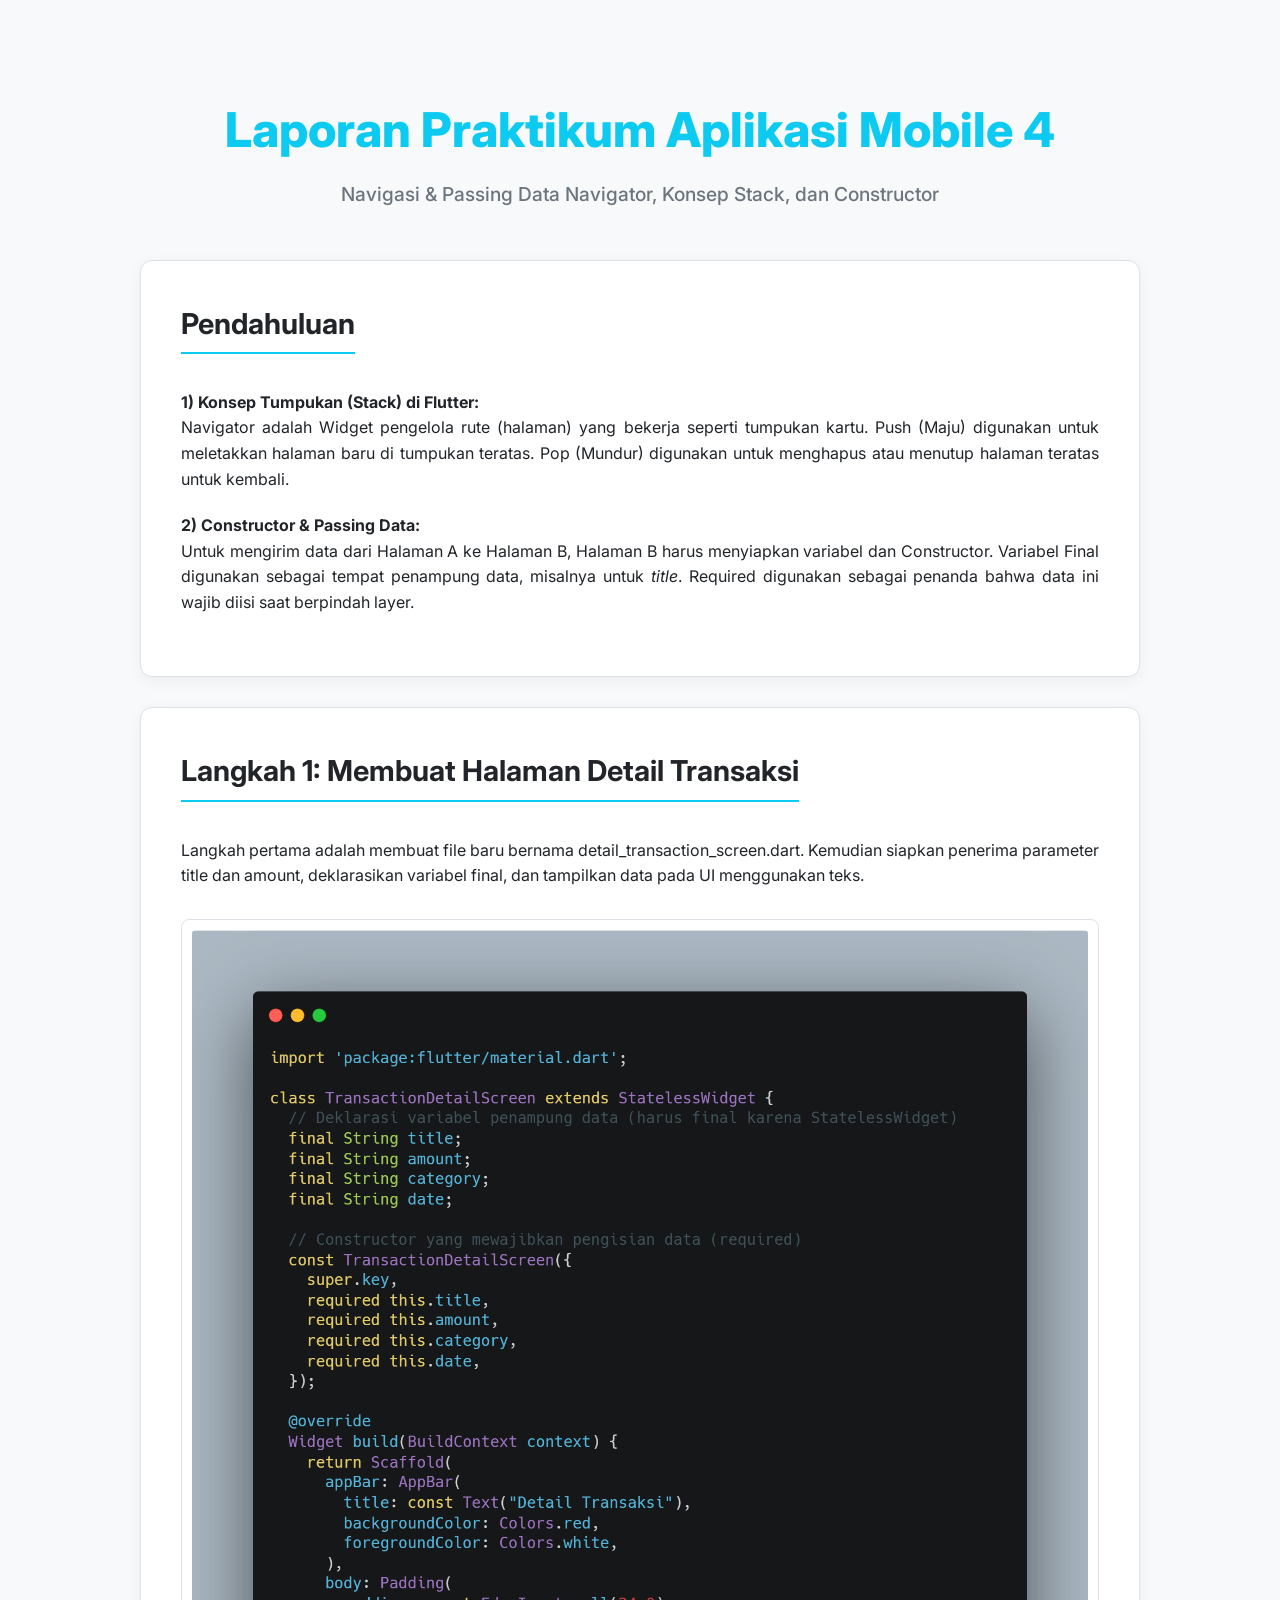
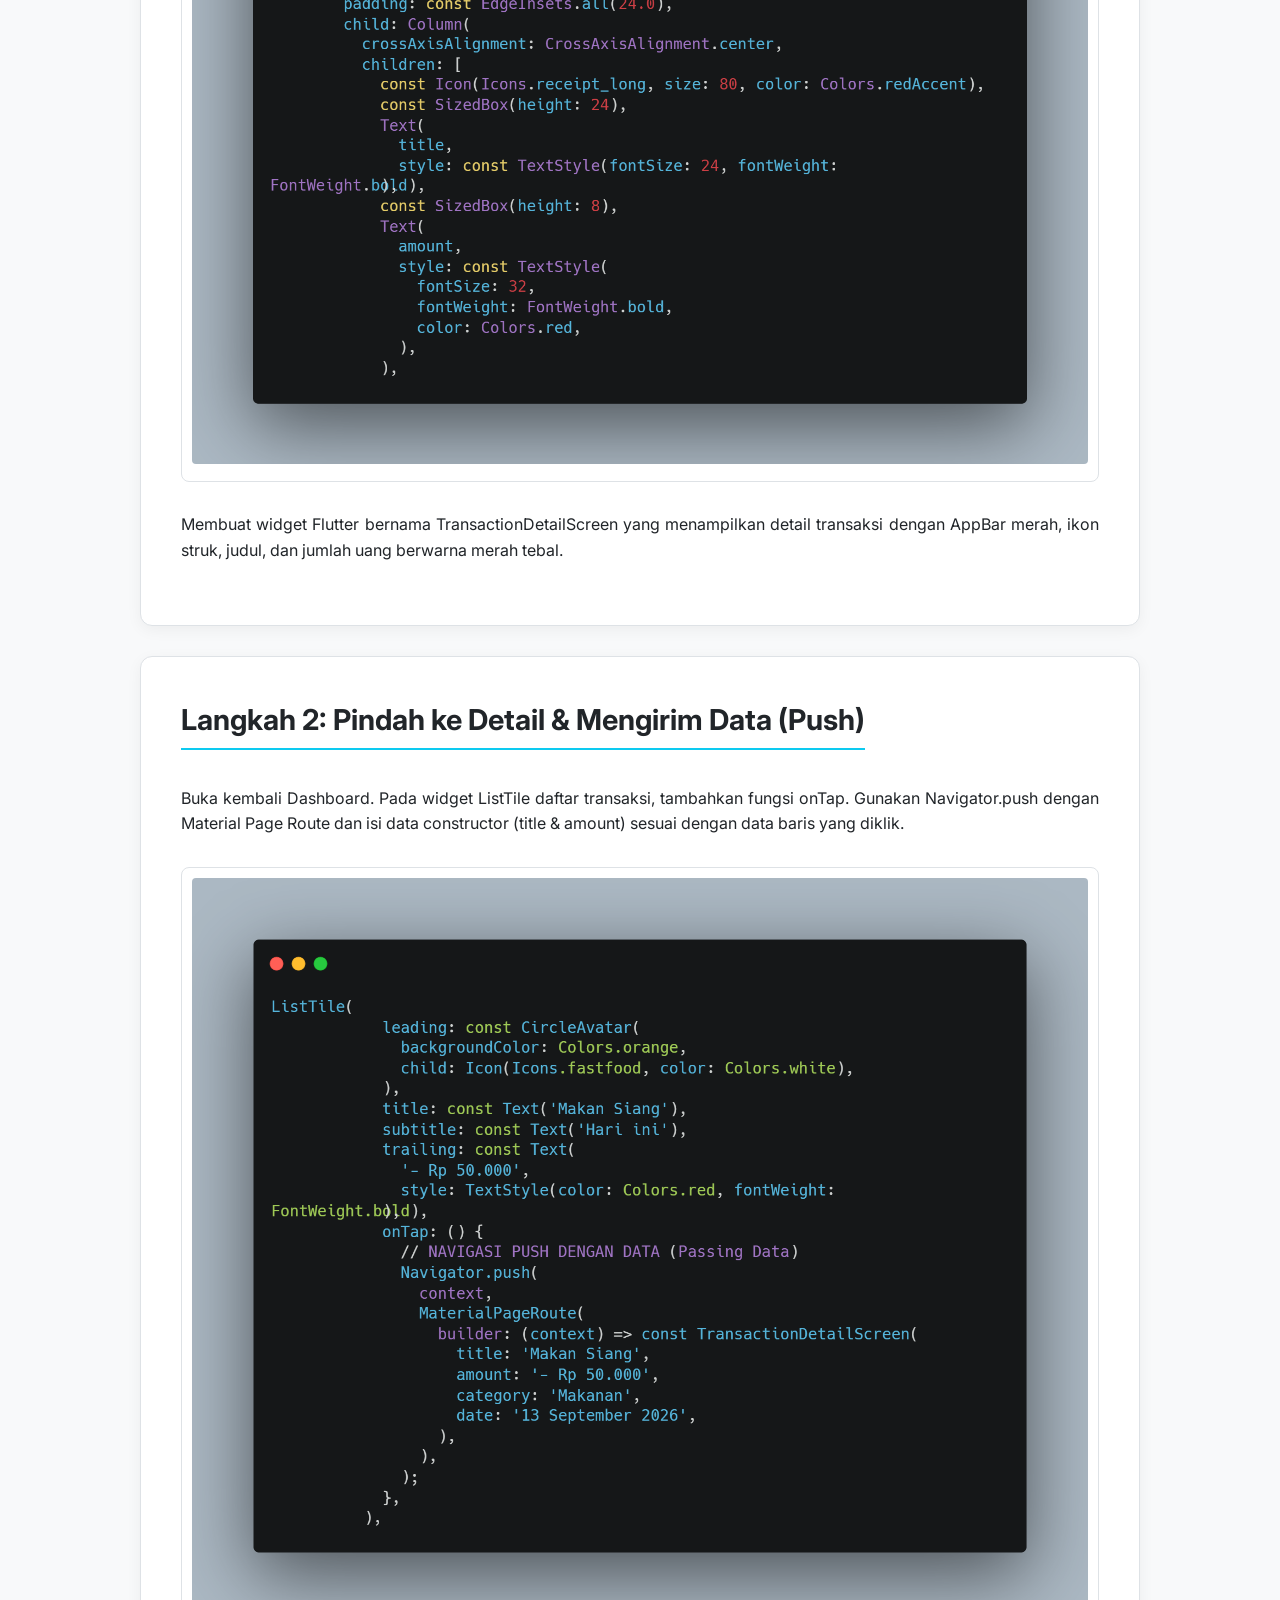
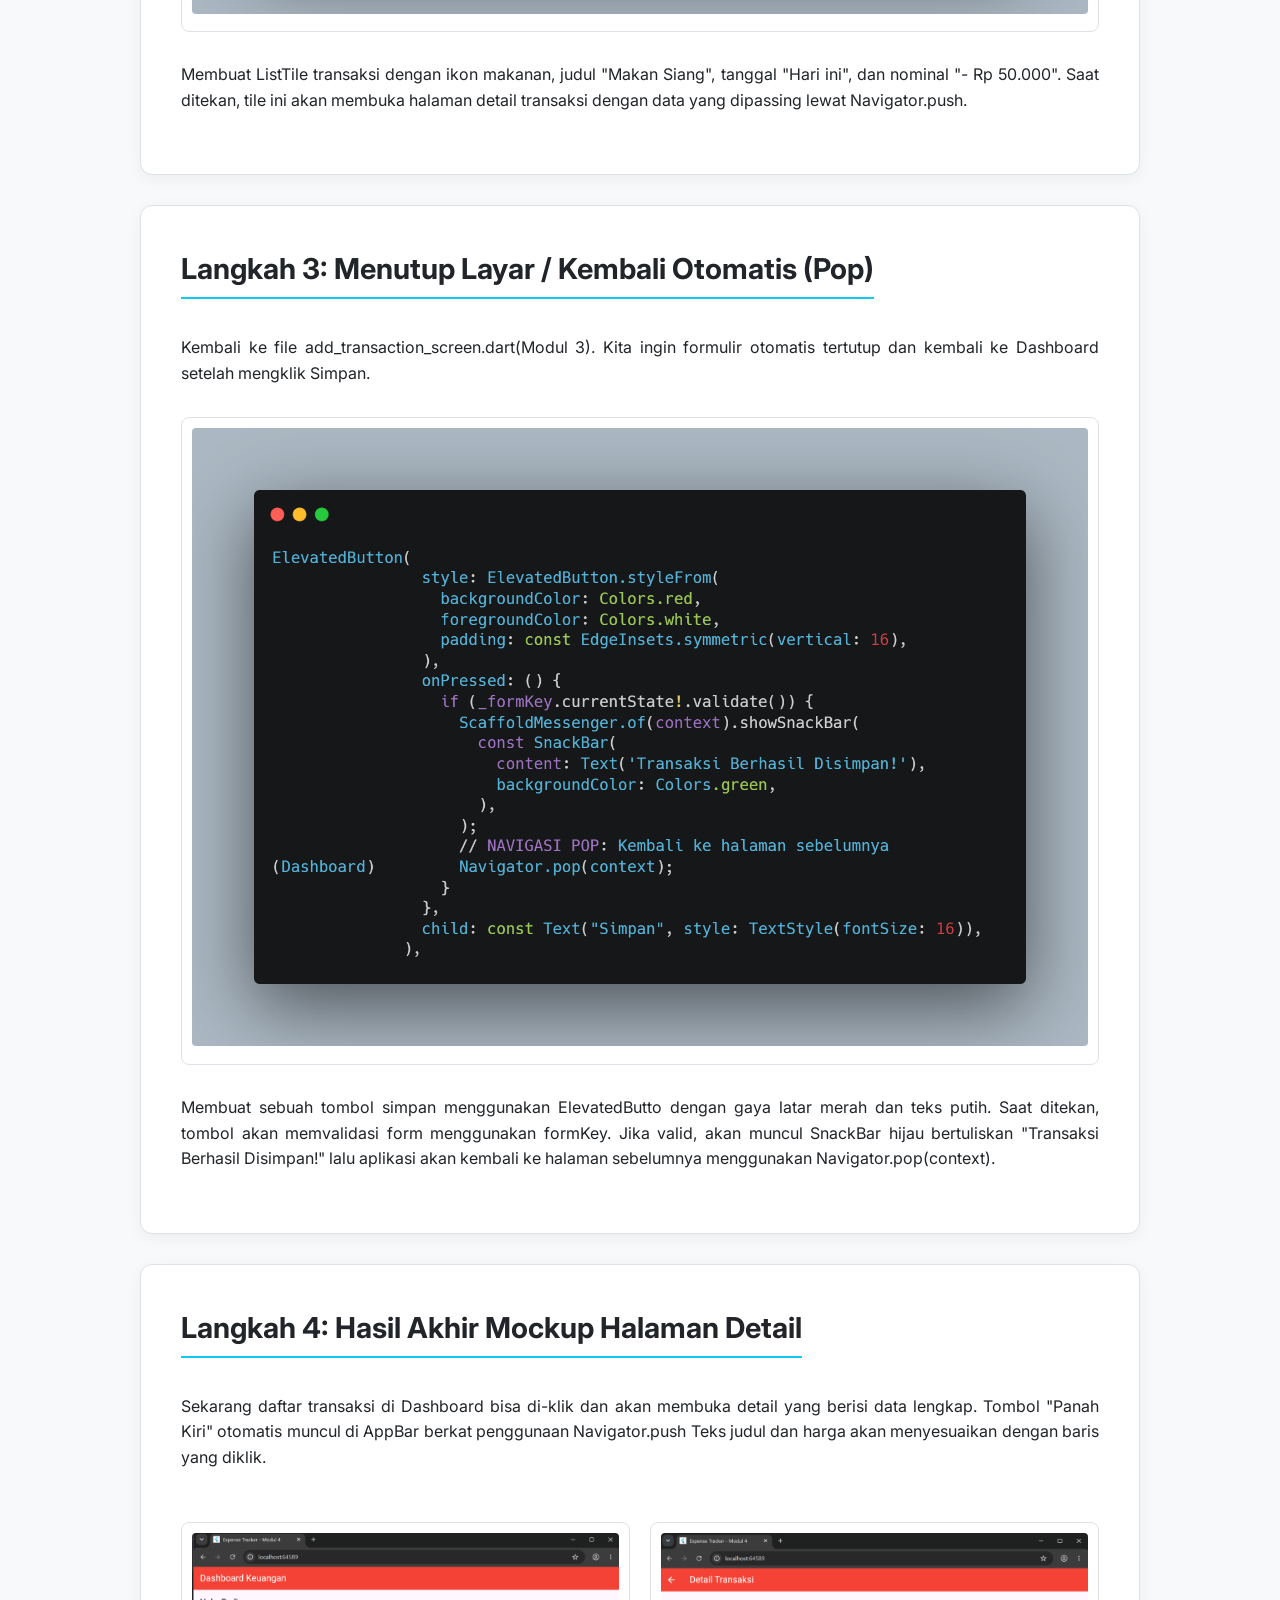
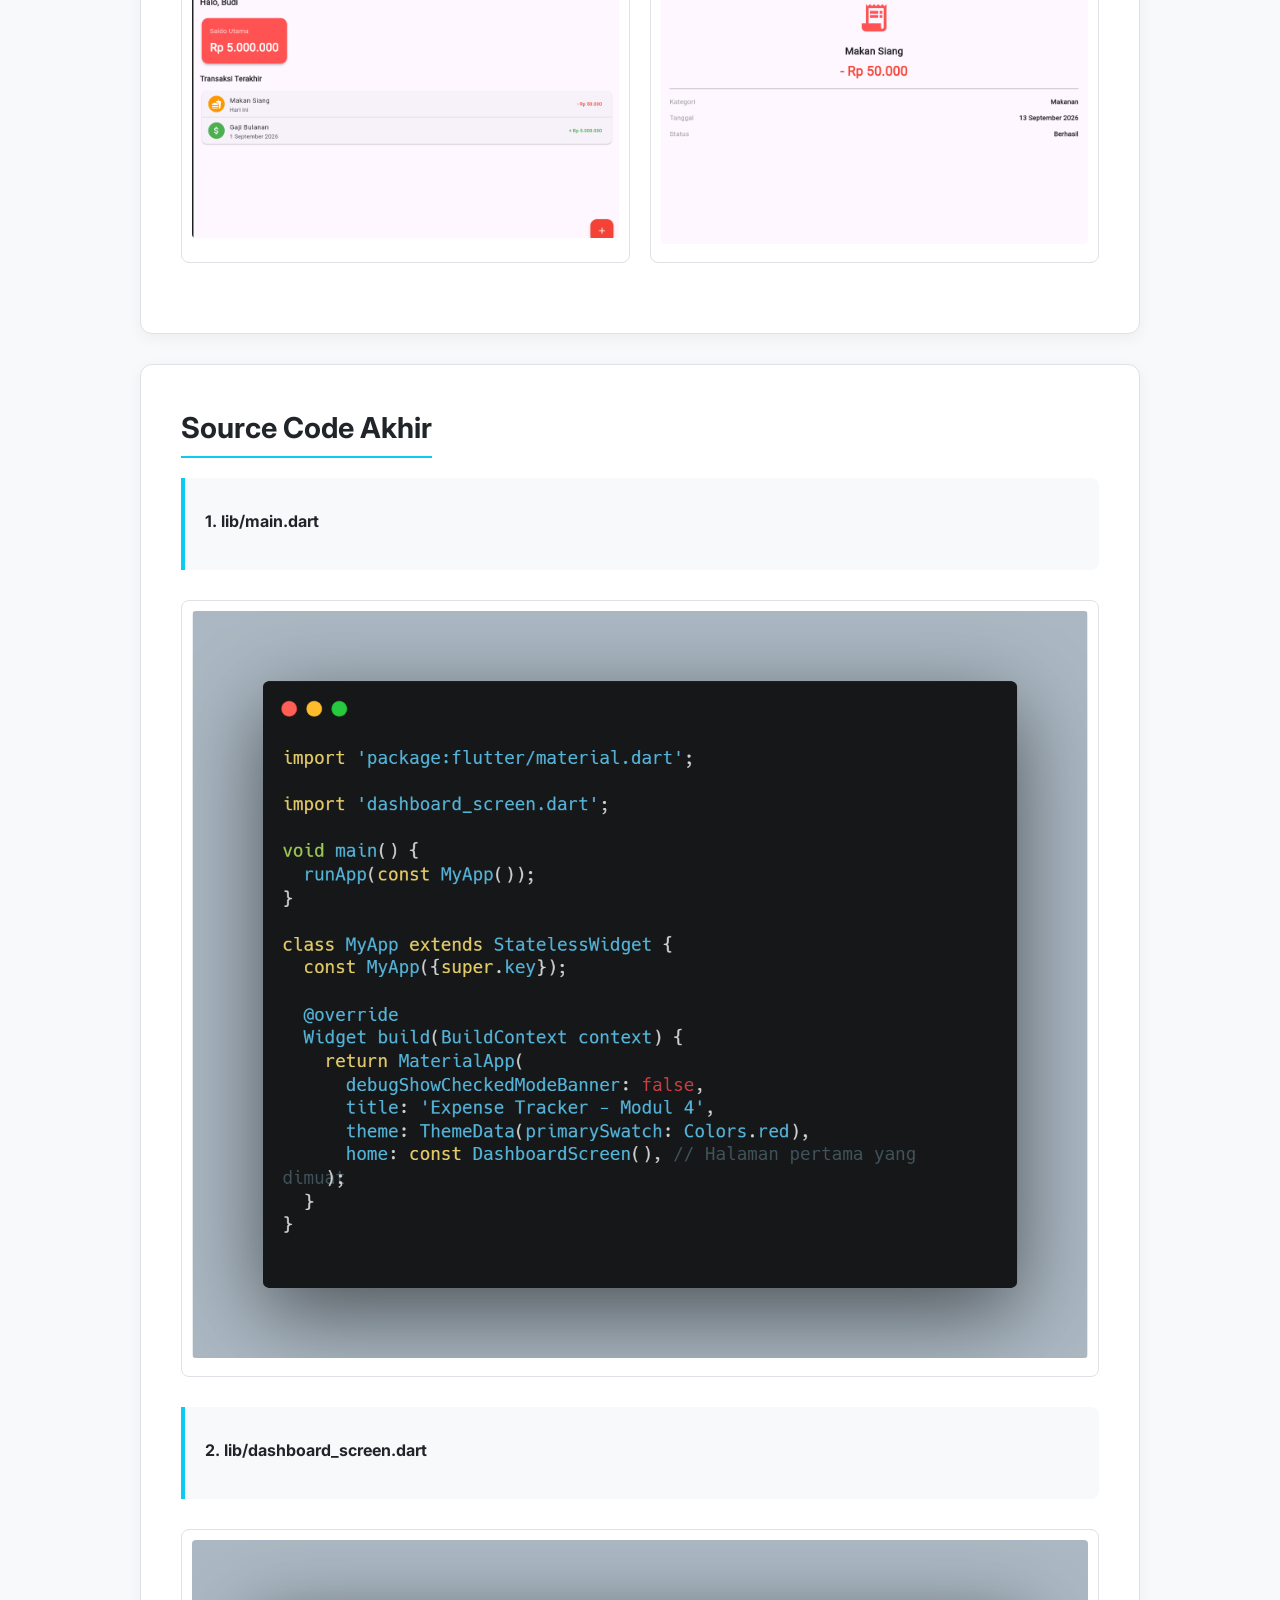
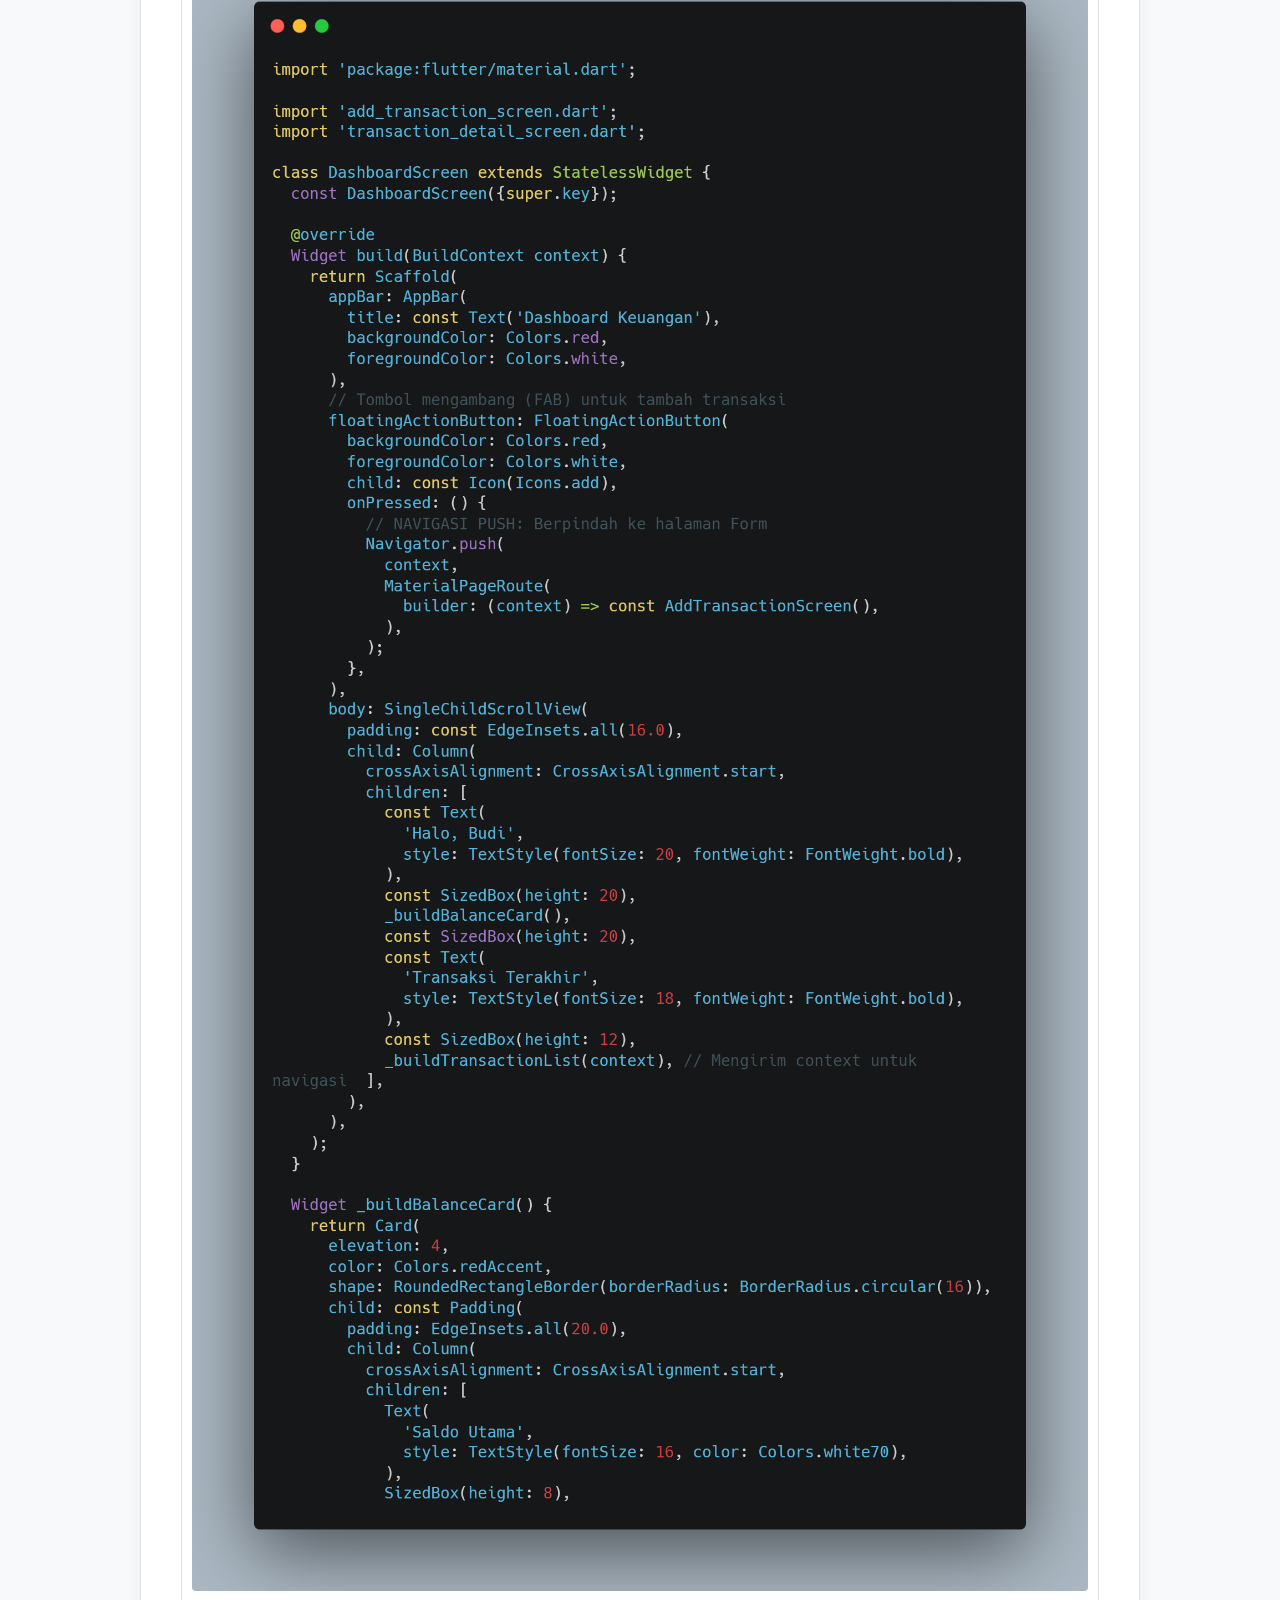
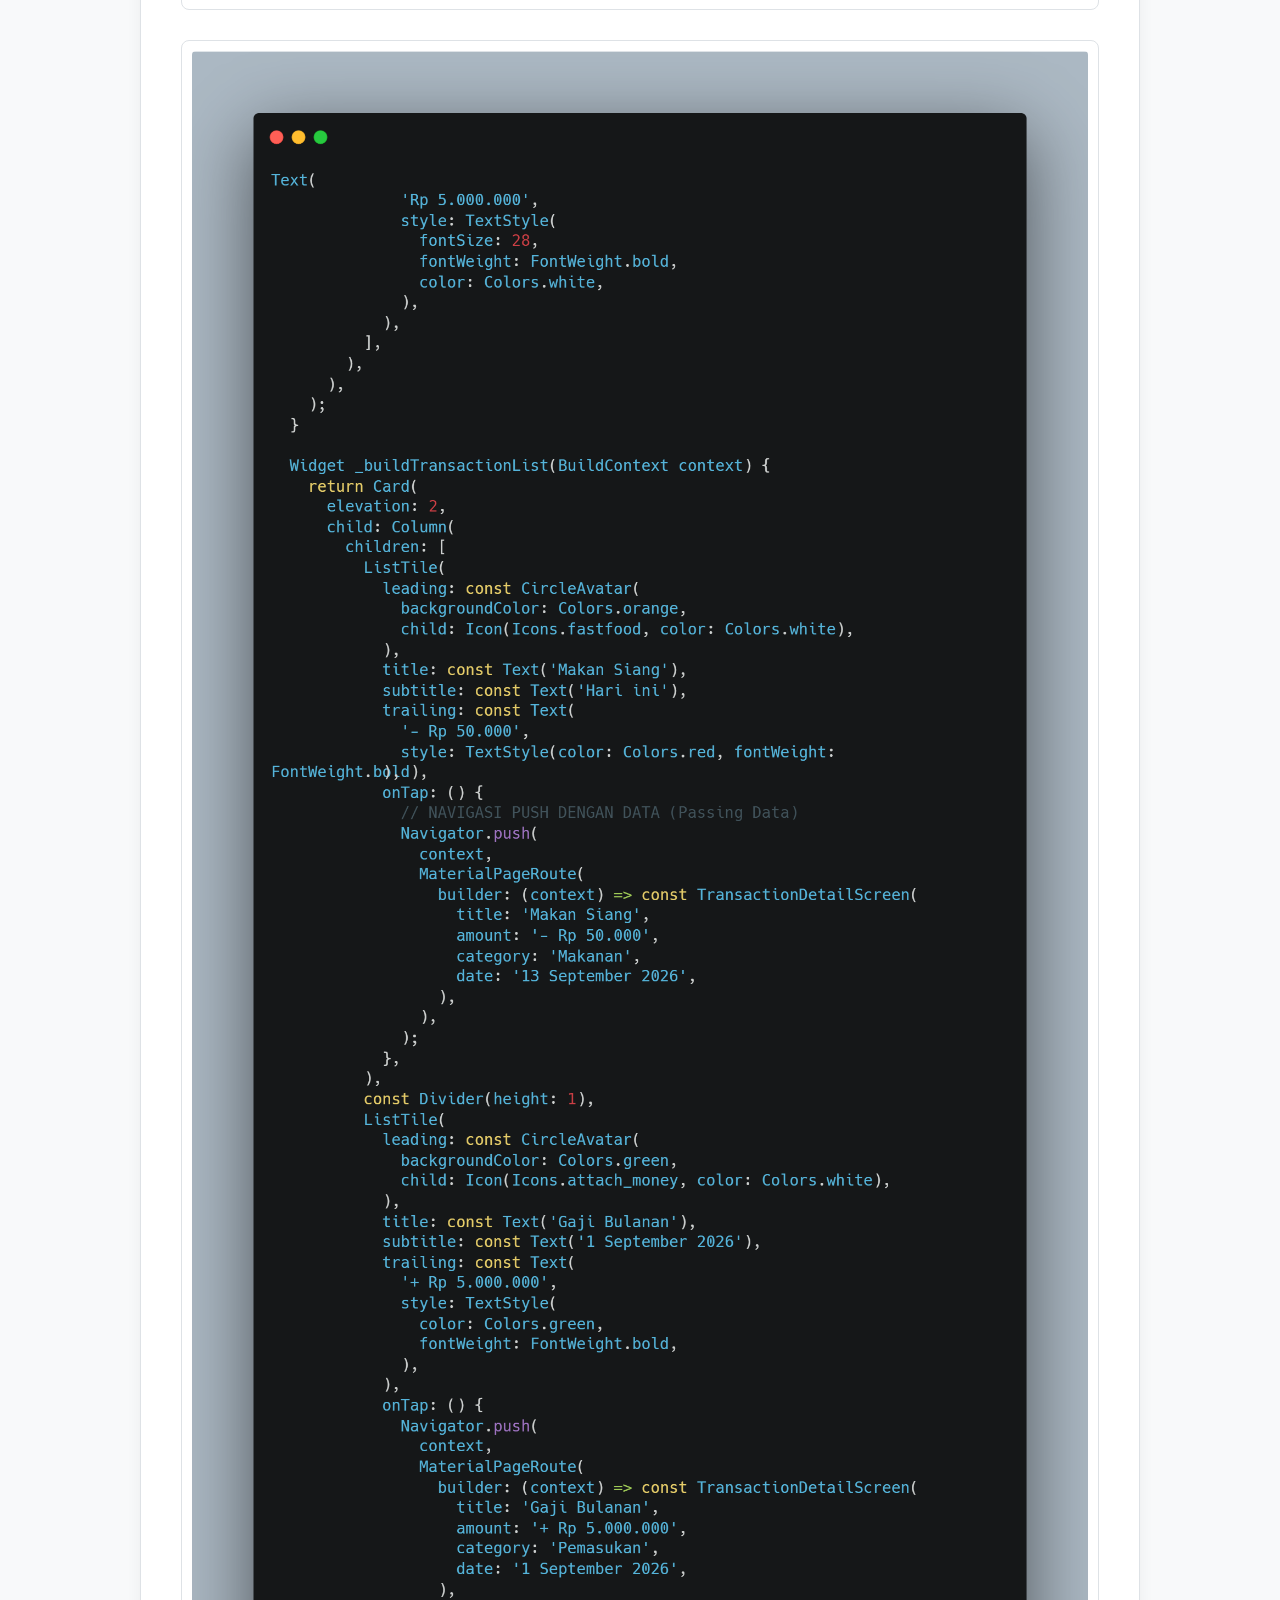
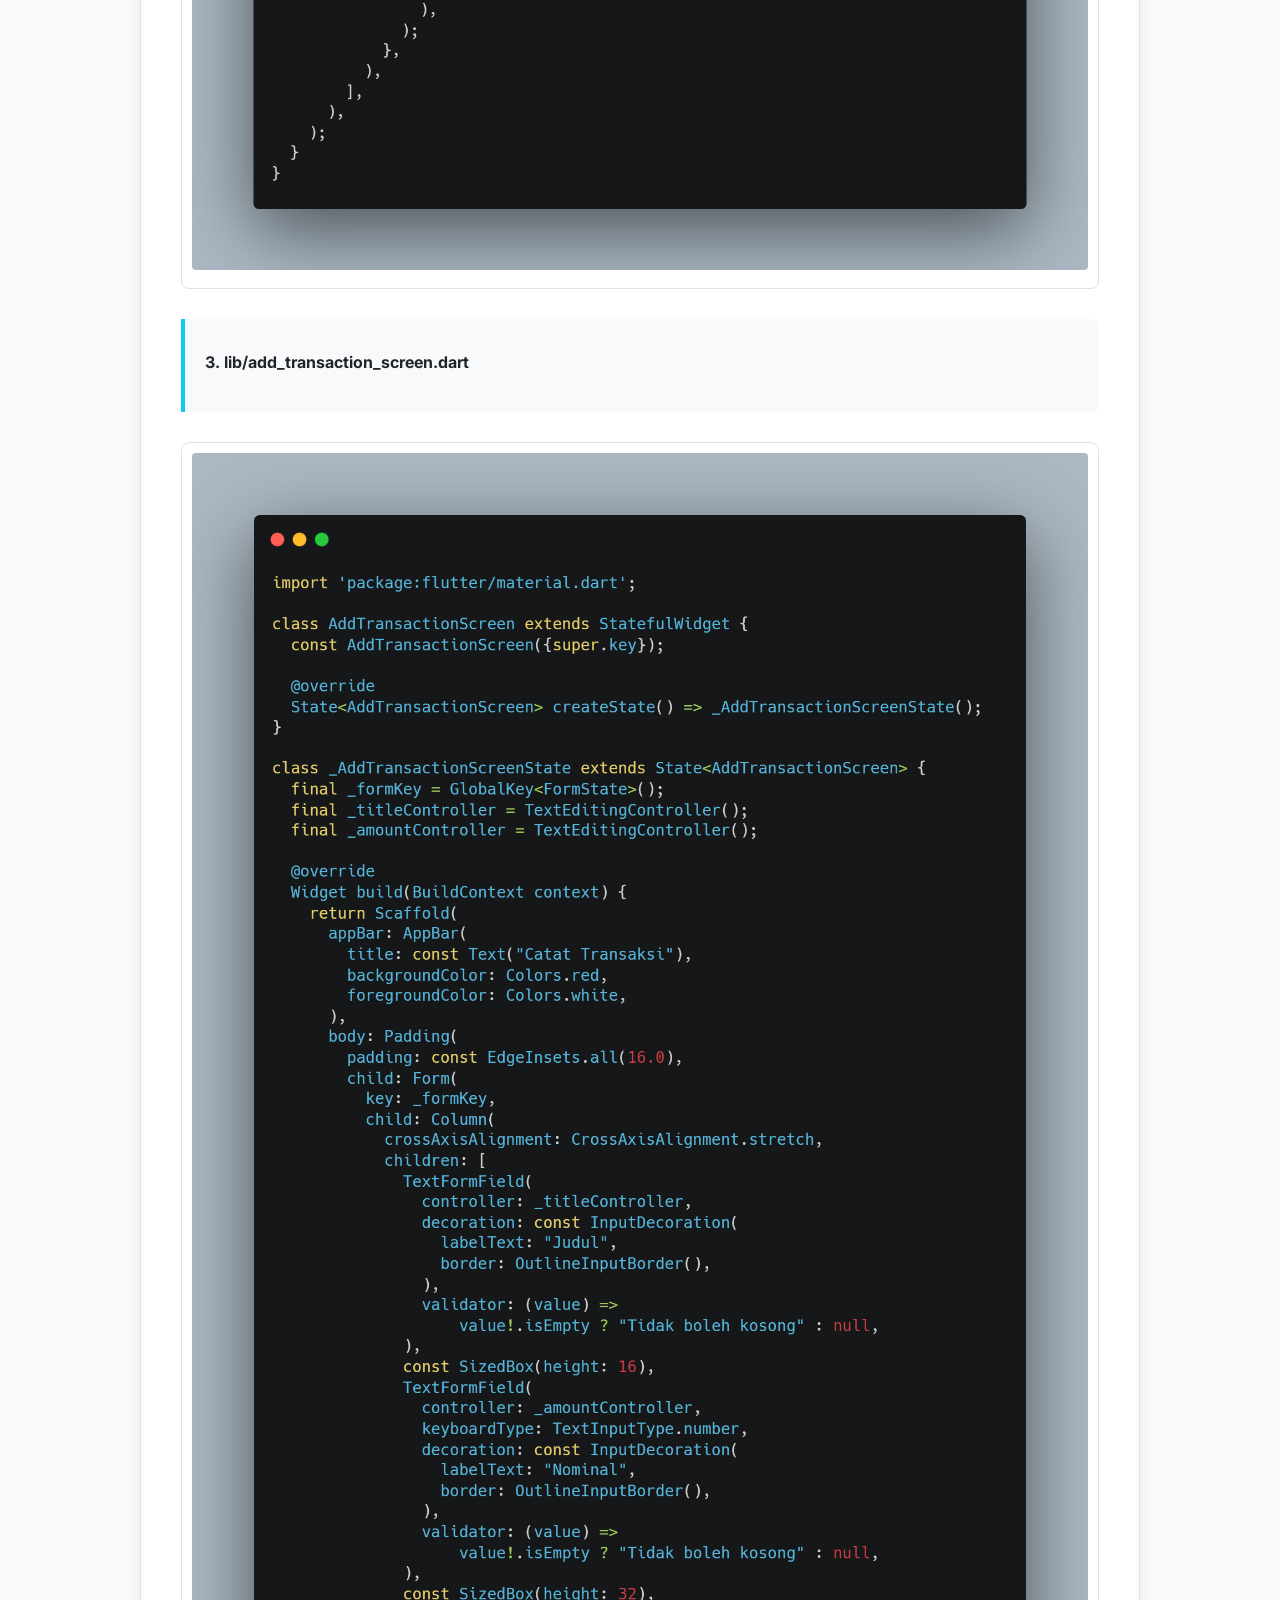
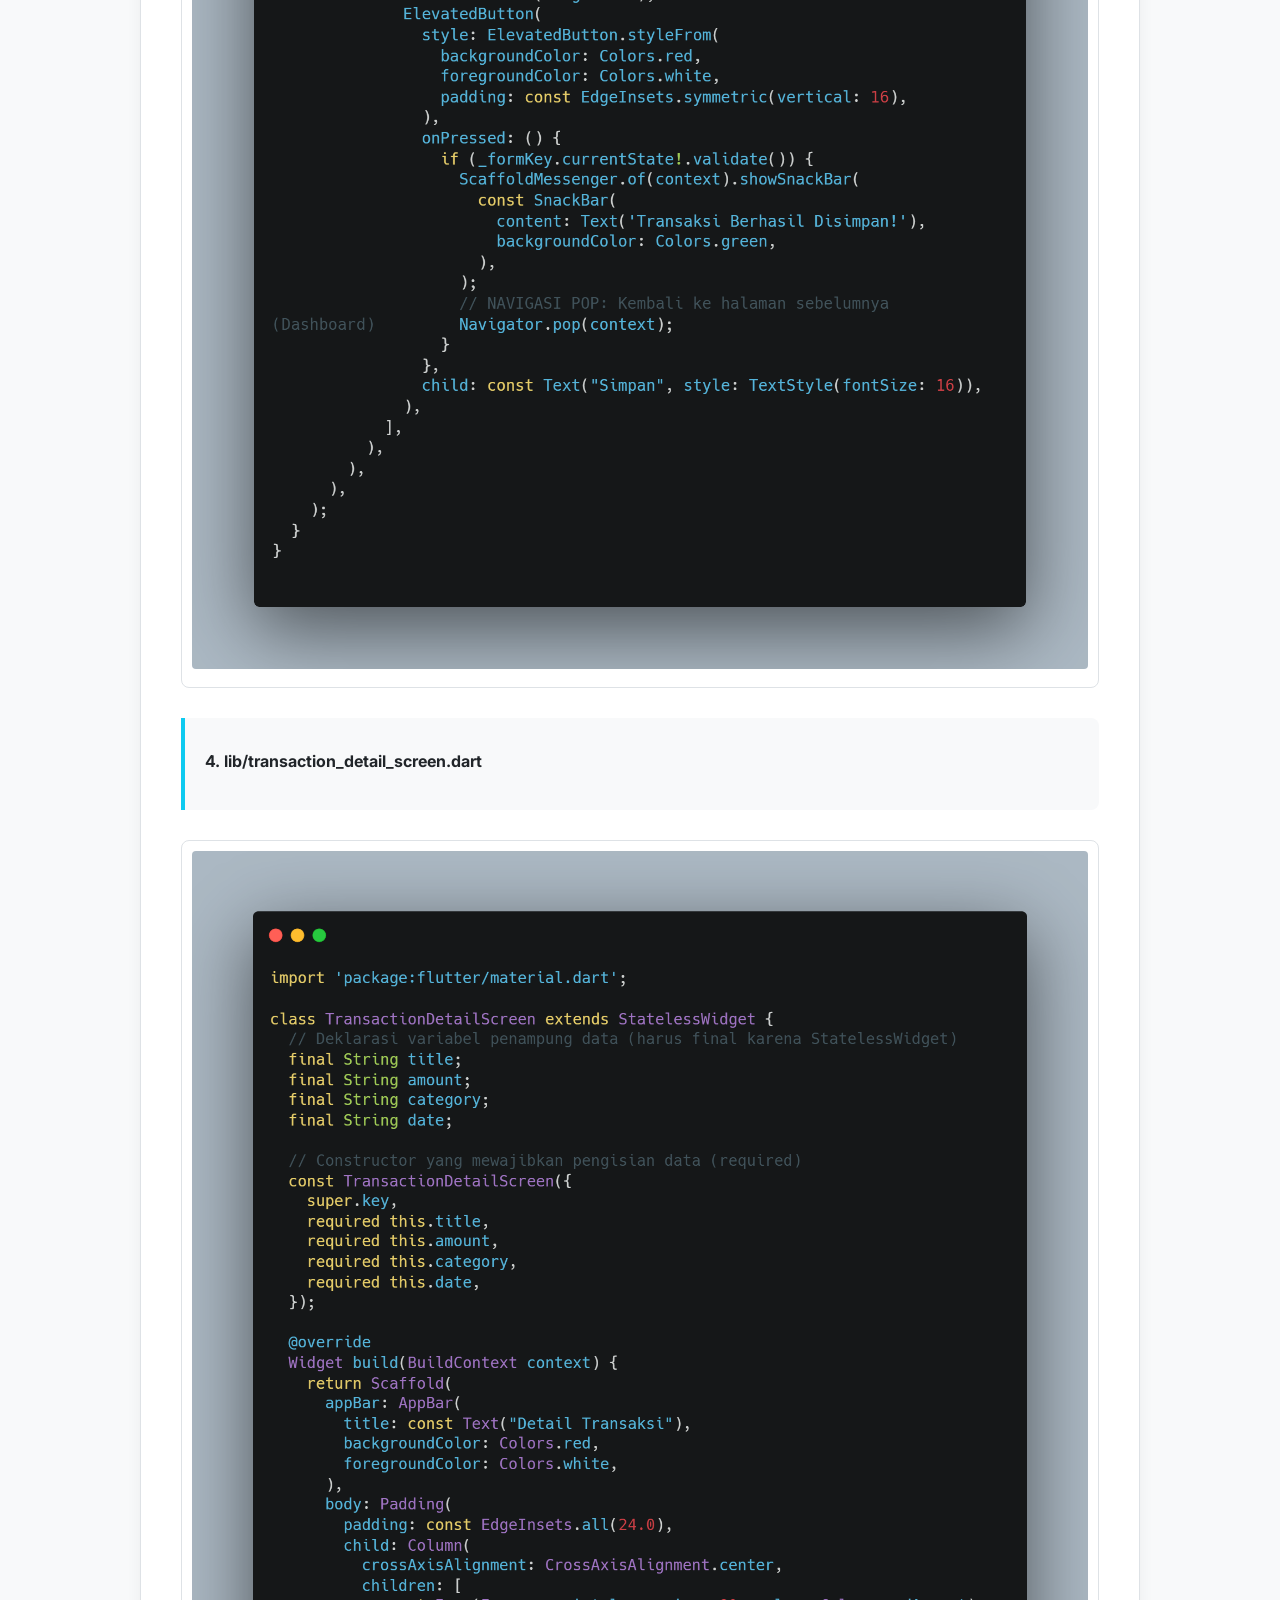
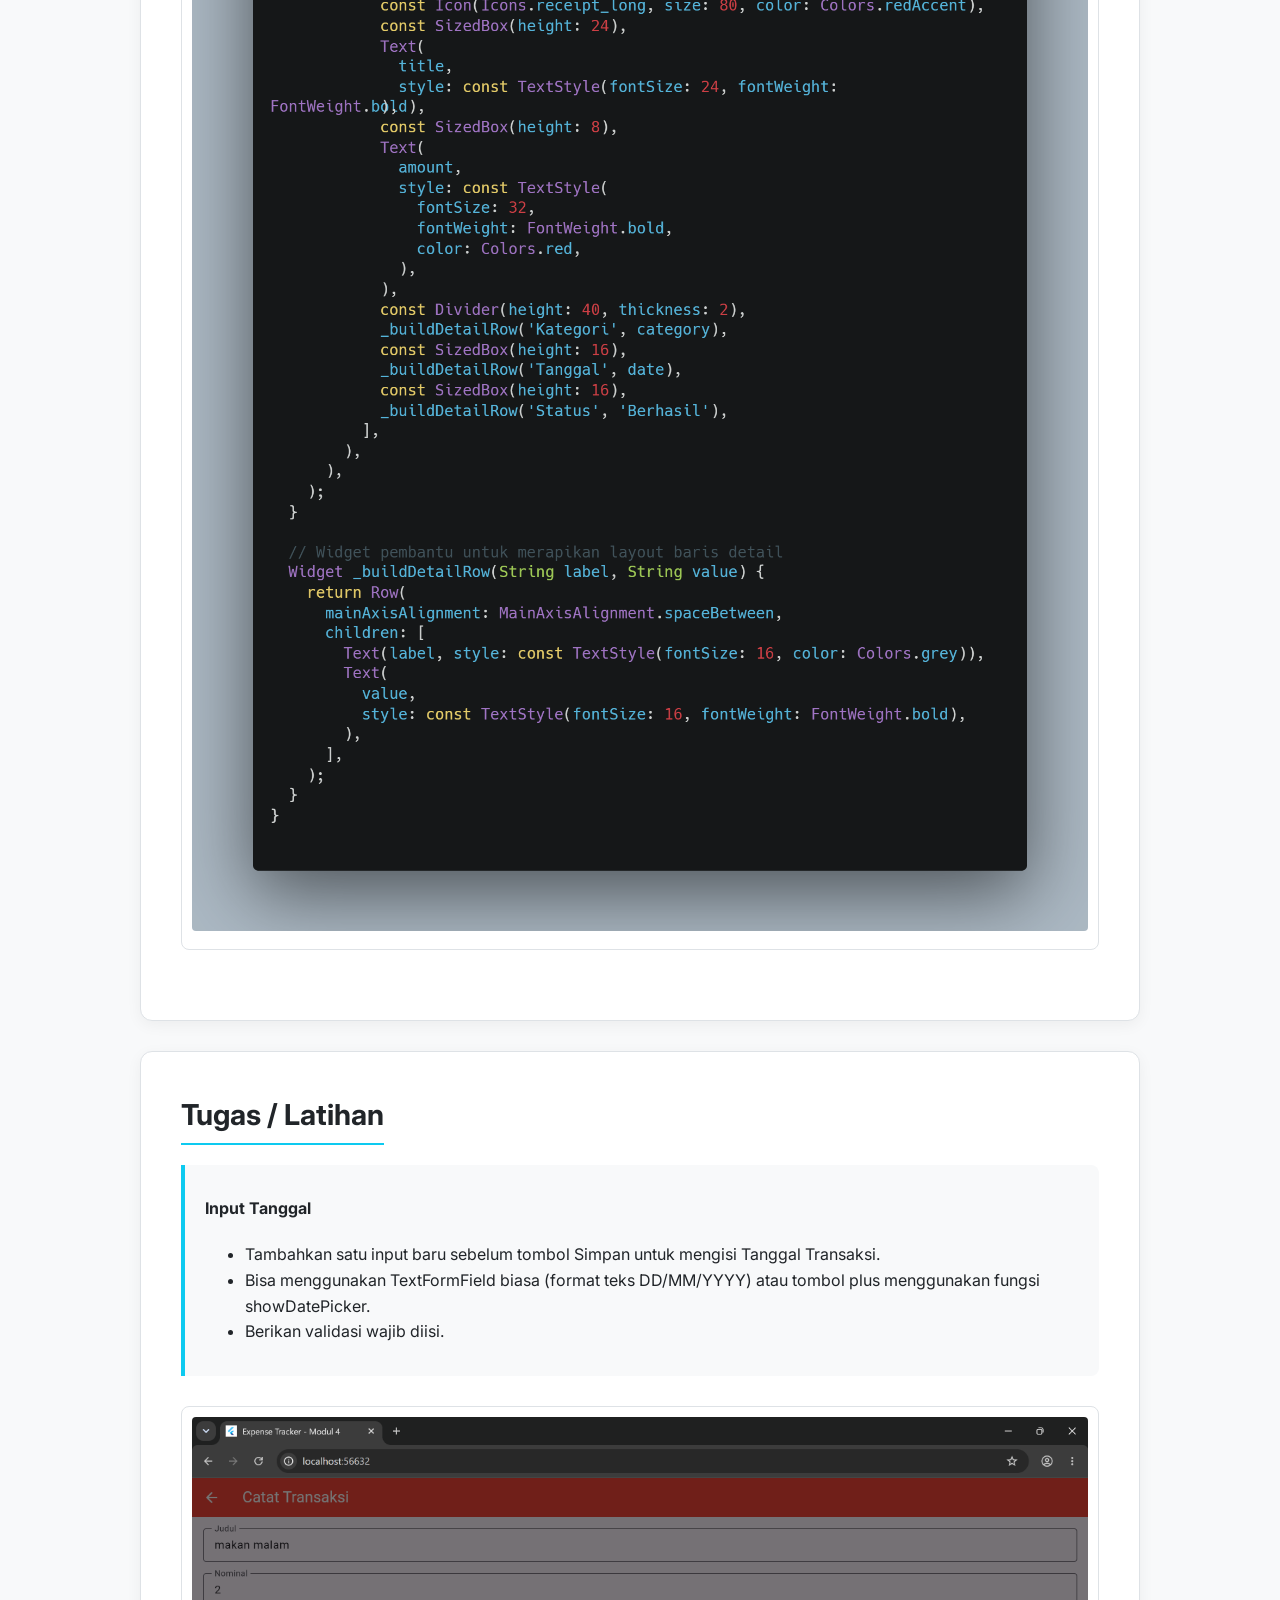
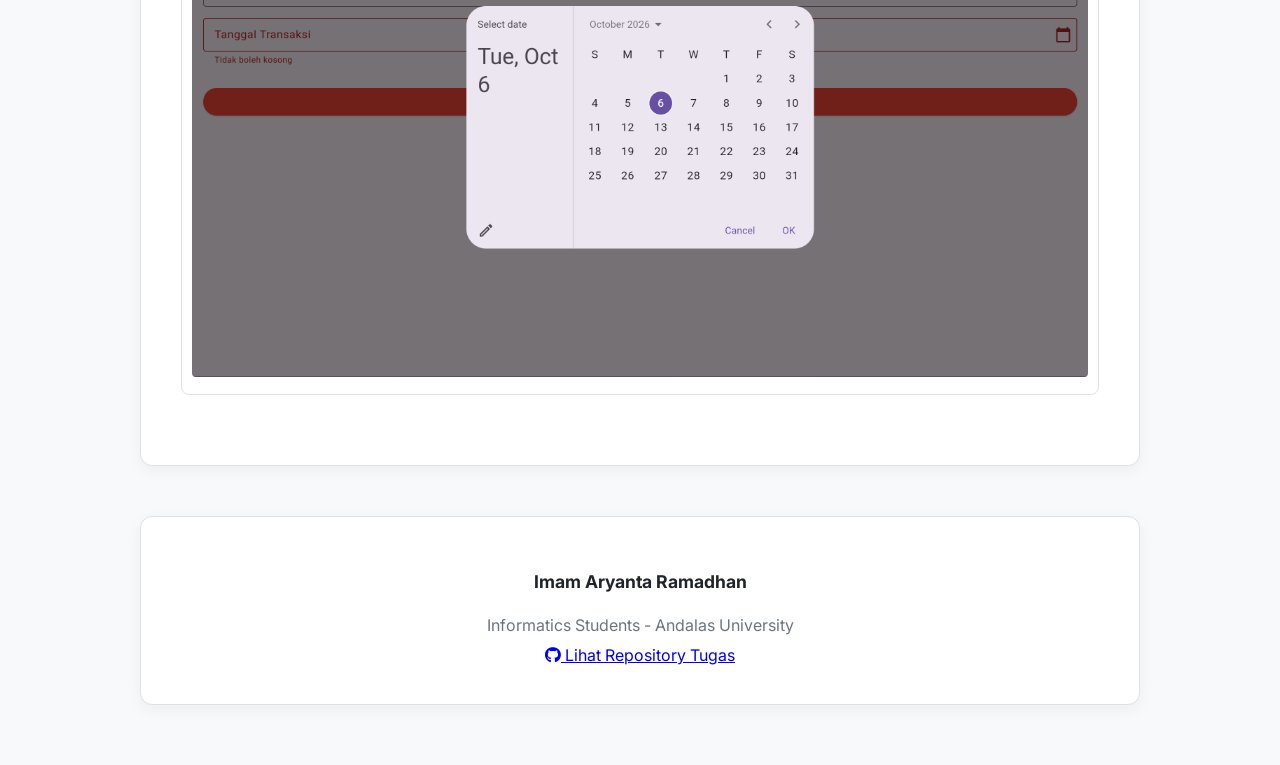
<file: LaprakAppMob4.html>
<!DOCTYPE html>
<html lang="id">
<head>
    <meta charset="UTF-8">
    <meta name="viewport" content="width=device-width, initial-scale=1.0">
    <title>Laporan Praktikum: Aplikasi Mobile Modul 4</title>
    <link href="https://fonts.googleapis.com/css2?family=Inter:wght@400;600;700&display=swap" rel="stylesheet">
    <link rel="stylesheet" href="https://cdnjs.cloudflare.com/ajax/libs/font-awesome/6.5.2/css/all.min.css">
    <style>
        :root {
            --bg-body: #f8f9fa;
            --text-dark: #212529;
            --text-secondary: #6c757d;
            --info-cyan: #0dcaf0;
            --dark-navy: #212529;
            --card-white: #ffffff;
            --border-light: #dee2e6;
        }

        body {
            background-color: var(--bg-body);
            color: var(--text-dark);
            font-family: 'Inter', sans-serif;
            line-height: 1.6;
            margin: 0;
            padding: 0;
        }

        .container {
            max-width: 1000px;
            margin: 0 auto;
            padding: 60px 20px;
        }

        header {
            text-align: center;
            margin-bottom: 50px;
        }

        h1 {
            font-size: 3rem;
            font-weight: 800;
            color: var(--info-cyan);
            margin-bottom: 10px;
        }

        .subtitle {
            color: var(--text-secondary);
            font-size: 1.2rem;
            font-weight: 500;
        }

        section {
            background: var(--card-white);
            border-radius: 12px;
            padding: 40px;
            margin-bottom: 30px;
            box-shadow: 0 4px 15px rgba(0,0,0,0.05);
            border: 1px solid var(--border-light);
        }

        h2 {
            color: var(--dark-navy);
            font-size: 1.8rem;
            margin-top: 0;
            margin-bottom: 20px;
            border-bottom: 2px solid var(--info-cyan);
            display: inline-block;
            padding-bottom: 5px;
        }

        p {
            text-align: justify;
            margin-bottom: 21px;
        }

        pre {
            background-color: #212529;
            color: #f8f9fa;
            padding: 20px;
            border-radius: 8px;
            font-family: 'Courier New', Courier, monospace;
            overflow-x: auto;
            margin: 20px 0;
        }

        .img-container {
            margin: 30px 0;
            text-align: center;
            border: 1px solid var(--border-light);
            border-radius: 8px;
            padding: 10px;
            background: #fff;
        }

        .img-container img {
            max-width: 100%;
            height: auto;
            border-radius: 4px;
        }

        .img-caption {
            display: block;
            margin-top: 10px;
            font-size: 0.9rem;
            color: var(--text-secondary);
            font-style: italic;
        }

        .grid-artisan {
            display: grid;
            grid-template-columns: 1fr 1fr;
            gap: 20px;
        }

        .task-box {
            background-color: #f8f9fa;
            border-left: 4px solid var(--info-cyan);
            padding: 15px 20px;
            margin-bottom: 25px;
            border-radius: 0 8px 8px 0;
        }

        footer {
            text-align: center;
            padding: 35px 20px;
            background-color: var(--card-white);
            color: var(--text-dark);
            border: 1px solid var(--border-light);
            box-shadow: 0 4px 15px rgba(0,0,0,0.05);
            border-radius: 12px;
            margin-top: 50px;
        }

        footer p {
            text-align: center;
            margin-bottom: 5px;
            color: var(--text-secondary);
        }

        footer p strong {
            color: var(--text-dark);
            font-size: 1.1rem;
        }

        .btn-github {
            display: inline-block;
            background-color: var(--info-cyan);
            color: #fff;
            padding: 10px 22px;
            font-size: 0.95rem;
            text-decoration: none;
            border-radius: 50px;
            font-weight: bold;
            margin-top: 15px;
            transition: 0.3s;
        }

        .btn-github:hover {
            background-color: #0baccc;
            transform: translateY(-2px);
            color: #fff;
        }

        @media (max-width: 768px) {
            .grid-artisan { grid-template-columns: 1fr; }
        }
    </style>
</head>
<body>

<div class="container">
    <header>
        <h1>Laporan Praktikum Aplikasi Mobile 4</h1>
        <div class="subtitle">Navigasi & Passing Data Navigator, Konsep Stack, dan Constructor</div>
    </header>

    <section>
        <h2>Pendahuluan</h2>
        <p>
            <strong>1) Konsep Tumpukan (Stack) di Flutter:</strong><br>
            Navigator adalah Widget pengelola rute (halaman) yang bekerja seperti tumpukan kartu. Push (Maju) digunakan untuk meletakkan halaman baru di tumpukan teratas. Pop (Mundur) digunakan untuk menghapus atau menutup halaman teratas untuk kembali.
        </p>
        <p>
            <strong>2) Constructor & Passing Data:</strong><br>
            Untuk mengirim data dari Halaman A ke Halaman B, Halaman B harus menyiapkan variabel dan Constructor. Variabel Final digunakan sebagai tempat penampung data, misalnya untuk <em>title</em>. Required digunakan sebagai penanda bahwa data ini wajib diisi saat berpindah layer.
        </p>
    </section>

    <section>
        <h2>Langkah 1: Membuat Halaman Detail Transaksi</h2>
        <p>
            Langkah pertama adalah membuat file baru bernama detail_transaction_screen.dart. Kemudian siapkan penerima parameter title dan amount, deklarasikan variabel final, dan tampilkan data pada UI menggunakan teks. 
        </p>

        <div class="img-container">
            <img src="gambar/p4l1.png" alt="Screenshot Source Code TransactionDetailScreen">
        </div>

        <p>
            Membuat widget Flutter bernama TransactionDetailScreen yang menampilkan detail transaksi dengan AppBar merah, ikon struk, judul, dan jumlah uang berwarna merah tebal.
        </p>
        
    </section>

    <section>
        <h2>Langkah 2: Pindah ke Detail & Mengirim Data (Push)</h2>
        <p>
            Buka kembali Dashboard. Pada widget ListTile daftar transaksi, tambahkan fungsi onTap. Gunakan Navigator.push dengan Material Page Route dan isi data constructor (title & amount) sesuai dengan data baris yang diklik.
        </p>
        
        <div class="img-container">
            <img src="gambar/p4l2.png" alt="Screenshot Navigasi Push dengan Data">
        </div>

        <p>
            Membuat ListTile transaksi dengan ikon makanan, judul "Makan Siang", tanggal "Hari ini", dan nominal "- Rp 50.000". Saat ditekan, tile ini akan membuka halaman detail transaksi dengan data yang dipassing lewat Navigator.push.
        </p>

    </section>

    <section>
        <h2>Langkah 3: Menutup Layar / Kembali Otomatis (Pop)</h2>
        <p>
            Kembali ke file add_transaction_screen.dart(Modul 3). Kita ingin formulir otomatis tertutup dan kembali ke Dashboard setelah mengklik Simpan.
        </p>
        
        <div class="img-container">
            <img src="gambar/p4l3.png" alt="Screenshot Navigasi Pop">
        </div>

        <p>
            Membuat sebuah tombol simpan menggunakan ElevatedButto dengan gaya latar merah dan teks putih. Saat ditekan, tombol akan memvalidasi form menggunakan formKey. Jika valid, akan muncul SnackBar hijau bertuliskan "Transaksi Berhasil Disimpan!" lalu aplikasi akan kembali ke halaman sebelumnya menggunakan Navigator.pop(context).
        </p>

    </section>

    <section>
        <h2>Langkah 4: Hasil Akhir Mockup Halaman Detail</h2>
        <p>
            Sekarang daftar transaksi di Dashboard bisa di-klik dan akan membuka detail yang berisi data lengkap. Tombol "Panah Kiri" otomatis muncul di AppBar berkat penggunaan Navigator.push Teks judul dan harga akan menyesuaikan dengan baris yang diklik.
        </p>

        <div class="grid-artisan">
            <div class="img-container">
                <img src="gambar/h4a1.png" alt="Mockup Dashboard Keuangan">
            </div>
            <div class="img-container">
                <img src="gambar/h4a2.png" alt="Mockup Detail Transaksi">
            </div>
        </div>
    </section>

    <section>
        <h2>Source Code Akhir</h2>
        
        <div class="task-box">
            <p><strong>1. lib/main.dart</strong></p>
        </div>
        <div class="img-container">
            <img src="gambar/sc4a1.png" alt="Source Code main.dart">
        </div>

        <div class="task-box">
            <p><strong>2. lib/dashboard_screen.dart</strong></p>
        </div>
        <div class="img-container">
            <img src="gambar/sc4a2.png" alt="Source Code dashboard_screen.dart">
        </div>
        <div class="img-container">
            <img src="gambar/sc4a3.png" alt="Source Code dashboard_screen.dart">
        </div>

        <div class="task-box">
            <p><strong>3. lib/add_transaction_screen.dart</strong></p>
        </div>
        <div class="img-container">
            <img src="gambar/sc4a4.png" alt="Source Code add_transaction_screen.dart">
        </div>

        <div class="task-box">
            <p><strong>4. lib/transaction_detail_screen.dart</strong></p>
        </div>
        <div class="img-container">
            <img src="gambar/sc4a5.png" alt="Source Code transaction_detail_screen.dart">
        </div>
    </section>

    <section>
        <h2>Tugas / Latihan</h2>
        <div class="task-box">
            <p><strong>Input Tanggal</strong></p>
            <ul>
                <li>Tambahkan satu input baru sebelum tombol Simpan untuk mengisi Tanggal Transaksi.</li>
                <li>Bisa menggunakan TextFormField biasa (format teks DD/MM/YYYY) atau tombol plus menggunakan fungsi showDatePicker.</li>
                <li>Berikan validasi wajib diisi.</li>
            </ul>
        </div>

        <div class="img-container">
            <img src="gambar/h4a3.png" alt="Screenshot Implementasi DatePicker">
        </div>
    </section>

    <footer>
        <p><strong>Imam Aryanta Ramadhan</strong></p>
        <p>Informatics Students - Andalas University</p>
        <a href="https://github.com/RyantRamadhan/PrakAppMob_B_2411532001/tree/main/praktikum4">
            <i class="fab fa-github"></i> Lihat Repository Tugas
        </a>
    </footer>
</div>

</body>
</html>
</file>
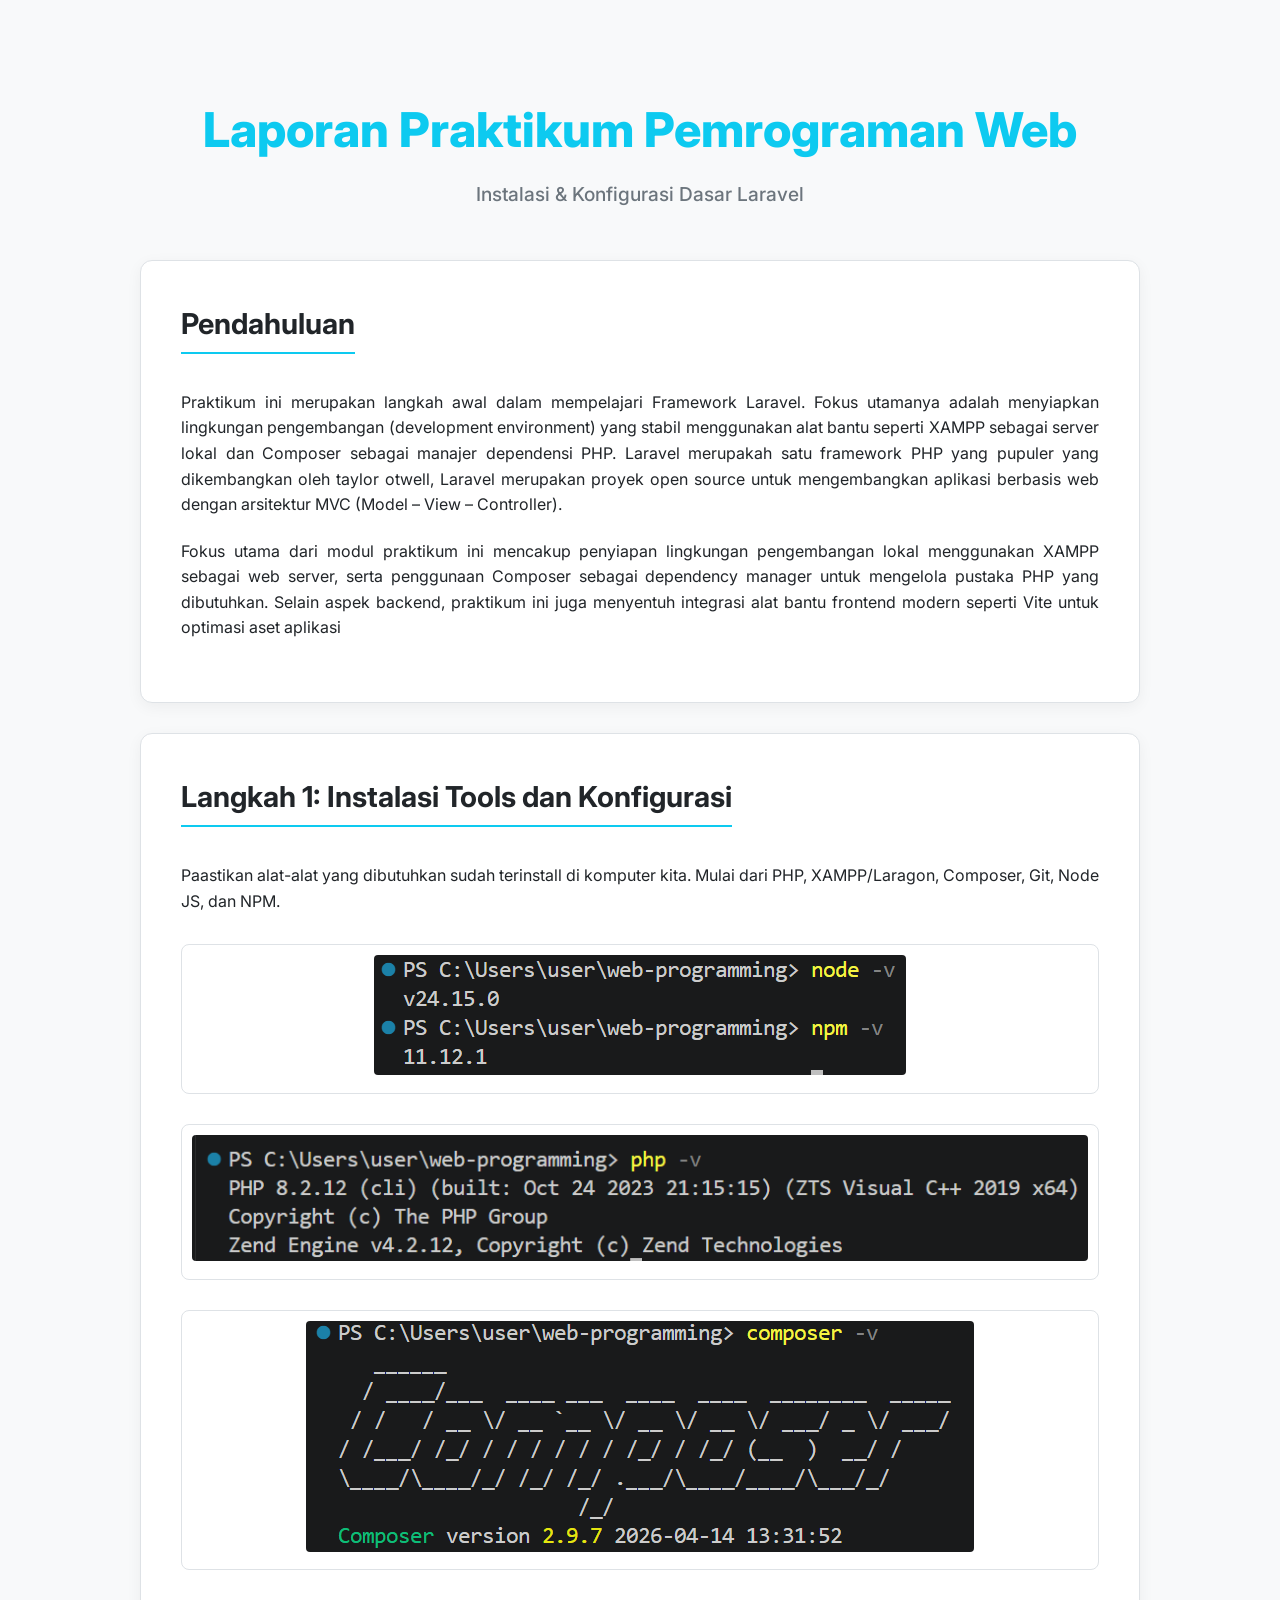
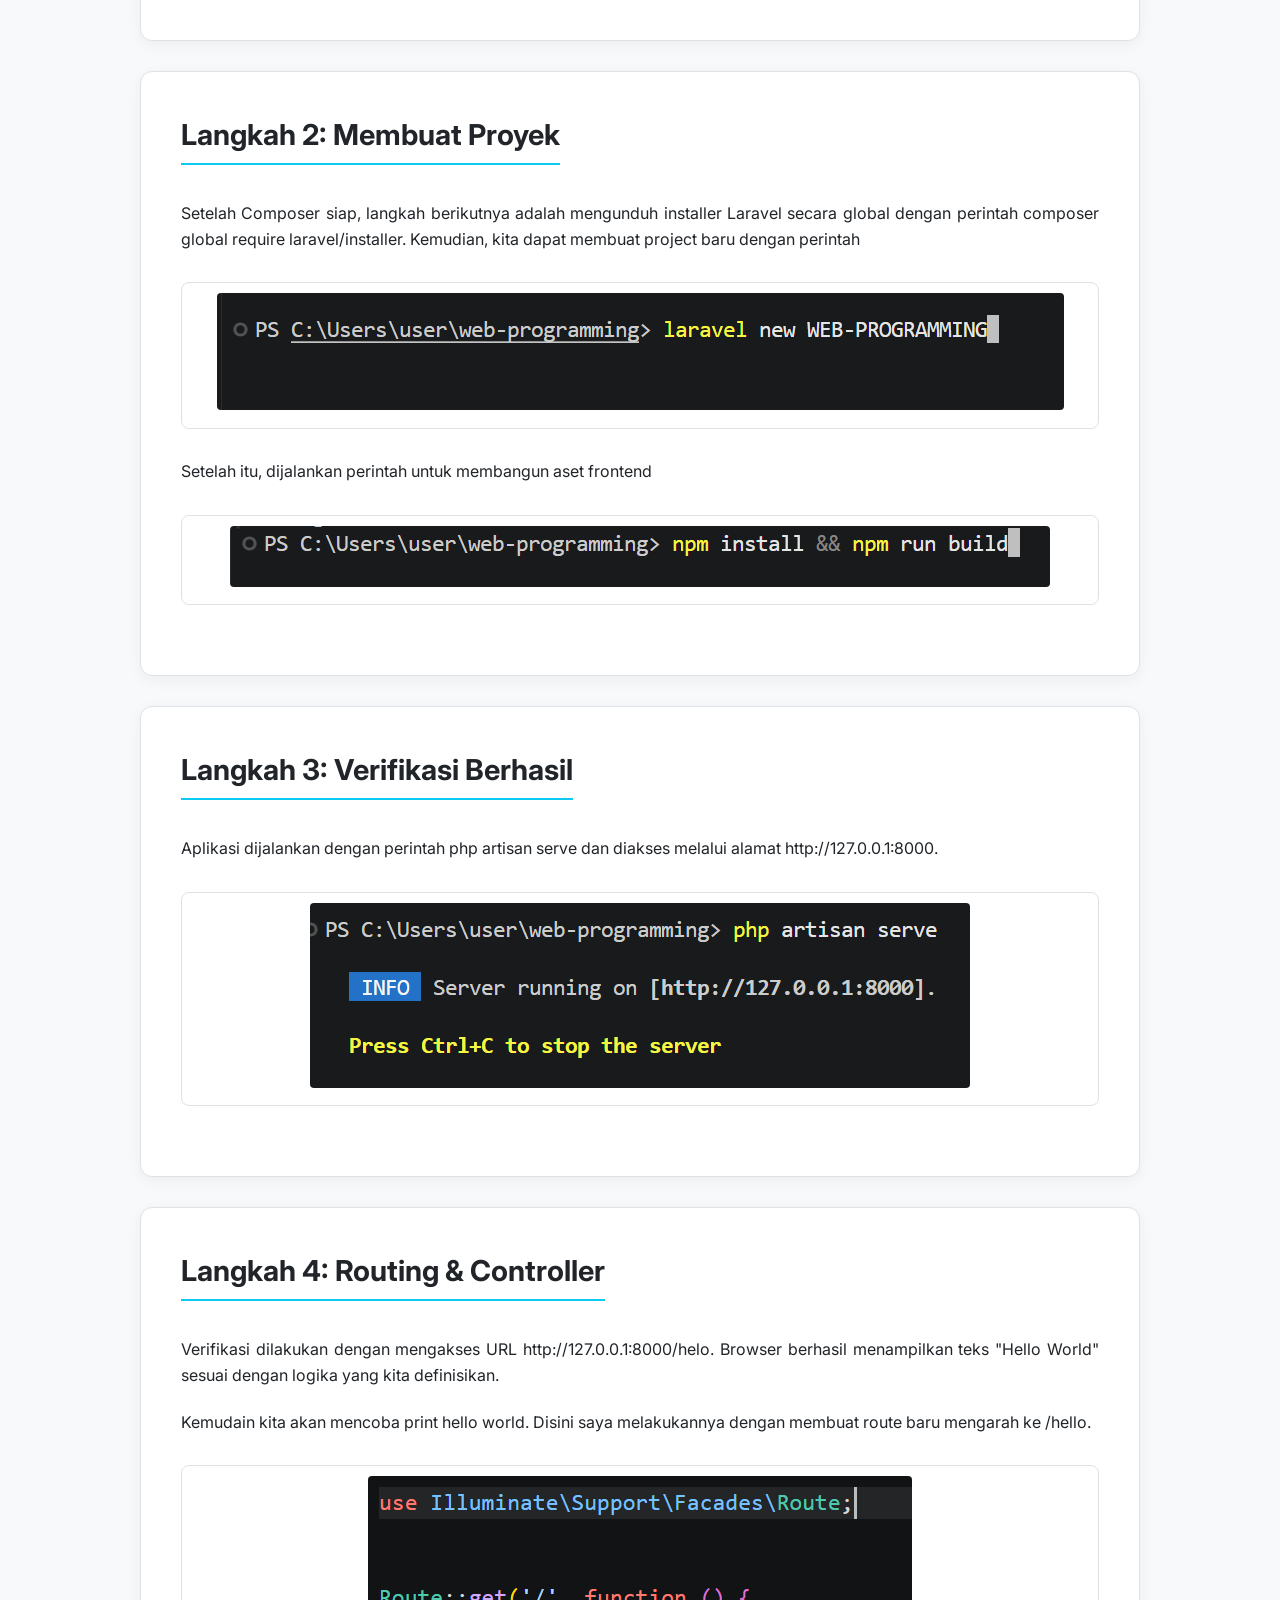
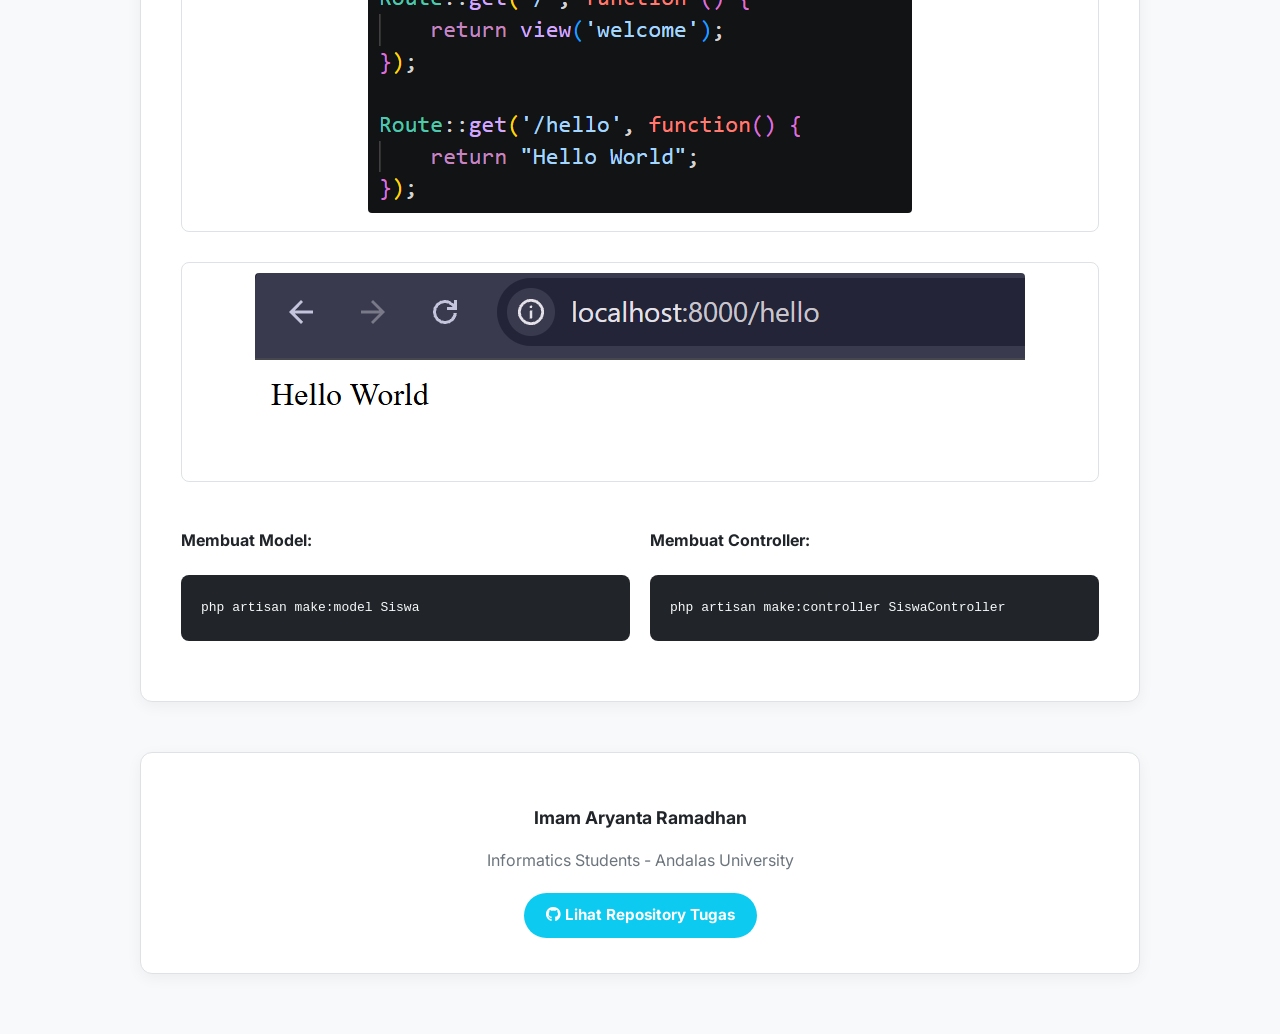
<file: LaprakPweb5.html>
<!DOCTYPE html>
<html lang="id">
<head>
    <meta charset="UTF-8">
    <meta name="viewport" content="width=device-width, initial-scale=1.0">
    <title>Laporan Praktikum: Instalasi Laravel</title>
    <link href="https://fonts.googleapis.com/css2?family=Inter:wght@400;600;700&display=swap" rel="stylesheet">
    <link rel="stylesheet" href="https://cdnjs.cloudflare.com/ajax/libs/font-awesome/6.5.2/css/all.min.css">
    <style>
        :root {
            --bg-body: #f8f9fa; /* Abu-abu sangat terang khas Bootstrap */
            --text-dark: #212529; /* Hitam teks standar */
            --text-secondary: #6c757d; /* Abu-abu teks sekunder */
            --info-cyan: #0dcaf0; /* Biru Info (warna judul Portofolio Anda) */
            --dark-navy: #212529; /* Warna navbar Anda */
            --card-white: #ffffff;
            --border-light: #dee2e6;
        }

        body {
            background-color: var(--bg-body);
            color: var(--text-dark);
            font-family: 'Inter', sans-serif;
            line-height: 1.6;
            margin: 0;
            padding: 0;
        }

        .container {
            max-width: 1000px;
            margin: 0 auto;
            padding: 60px 20px;
        }

        header {
            text-align: center;
            margin-bottom: 50px;
        }

        h1 {
            font-size: 3rem;
            font-weight: 800;
            color: var(--info-cyan); /* Mengikuti warna judul di screenshot */
            margin-bottom: 10px;
        }

        .subtitle {
            color: var(--text-secondary);
            font-size: 1.2rem;
            font-weight: 500;
        }

        section {
            background: var(--card-white);
            border-radius: 12px;
            padding: 40px;
            margin-bottom: 30px;
            box-shadow: 0 4px 15px rgba(0,0,0,0.05); /* Bayangan halus seperti kartu Anda */
            border: 1px solid var(--border-light);
        }

        h2 {
            color: var(--dark-navy);
            font-size: 1.8rem;
            margin-top: 0;
            margin-bottom: 20px;
            border-bottom: 2px solid var(--info-cyan);
            display: inline-block;
            padding-bottom: 5px;
        }

        p {
            text-align: justify;
            margin-bottom: 21px;
        }

        pre {
            background-color: #212529; /* Hitam Gelap */
            color: #f8f9fa;
            padding: 20px;
            border-radius: 8px;
            font-family: 'Courier New', Courier, monospace;
            overflow-x: auto;
            margin: 20px 0;
        }


        .img-container {
            margin: 30px 0;
            text-align: center;
            border: 1px solid var(--border-light);
            border-radius: 8px;
            padding: 10px;
            background: #fff;
        }

        .img-container img {
            max-width: 100%;
            height: auto;
            border-radius: 4px;
        }

        .img-caption {
            display: block;
            margin-top: 10px;
            font-size: 0.9rem;
            color: var(--text-secondary);
            font-style: italic;
        }

        footer {
            text-align: center;
            padding: 35px 20px;
            background-color: var(--card-white);
            color: var(--text-dark);
            border: 1px solid var(--border-light);
            box-shadow: 0 4px 15px rgba(0,0,0,0.05);
            border-radius: 12px;
            margin-top: 50px;
        }

        footer p {
            text-align: center; /* Memaksa teks rata tengah */
            margin-bottom: 5px; /* Jarak antar baris dirapatkan */
            color: var(--text-secondary);
        }

        footer p strong {
            color: var(--text-dark);
            font-size: 1.1rem;
        }

        .btn-github {
            display: inline-block;
            background-color: var(--info-cyan);
            color: #fff;
            padding: 10px 22px; /* Ukuran tombol diperkecil */
            font-size: 0.95rem; /* Ukuran teks diperkecil */
            text-decoration: none;
            border-radius: 50px;
            font-weight: bold;
            margin-top: 15px;
            transition: 0.3s;
        }

        .btn-github:hover {
            background-color: #0baccc;
            transform: translateY(-2px);
            color: #fff;
        }

        .grid-artisan {
            display: grid;
            grid-template-columns: 1fr 1fr;
            gap: 20px;
        }

        @media (max-width: 768px) {
            .grid-artisan { grid-template-columns: 1fr; }
        }
    </style>
</head>
<body>

<div class="container">
    <header>
        <h1>Laporan Praktikum Pemrograman Web</h1>
        <div class="subtitle">Instalasi & Konfigurasi Dasar Laravel </div>
    </header>

    <section>
        <h2>Pendahuluan</h2>
        <p>
            Praktikum ini merupakan langkah awal dalam mempelajari Framework Laravel. Fokus utamanya adalah menyiapkan lingkungan pengembangan (development environment) yang stabil menggunakan alat bantu seperti XAMPP sebagai server lokal dan Composer sebagai manajer dependensi PHP.
            Laravel merupakah satu framework PHP yang pupuler yang dikembangkan oleh taylor otwell, Laravel merupakan proyek open source untuk mengembangkan aplikasi berbasis web dengan arsitektur MVC (Model – View – Controller).
        </p>
        <p>
            Fokus utama dari modul praktikum ini mencakup penyiapan lingkungan pengembangan lokal menggunakan XAMPP sebagai web server, serta penggunaan Composer sebagai dependency manager untuk mengelola pustaka PHP yang dibutuhkan. Selain aspek backend, praktikum ini juga menyentuh integrasi alat bantu frontend modern seperti Vite untuk optimasi aset aplikasi
        </p>
    </section>

    <section>
        <h2>Langkah 1: Instalasi Tools dan Konfigurasi</h2>
        <p>Paastikan alat-alat yang dibutuhkan sudah terinstall di komputer kita. Mulai dari PHP, XAMPP/Laragon, Composer, Git, Node JS, dan NPM.</p>

        <div class="img-container">
            <img src="gambar/node-npm.png" alt="Screenshot Instalasi Terminal">
        </div>
         <div class="img-container">
            <img src="gambar/php.png" alt="Screenshot Instalasi Terminal">
        </div>
         <div class="img-container">
            <img src="gambar/composer.png" alt="Screenshot Instalasi Terminal">
        </div>

    </section>

    <section>
        <h2>Langkah 2: Membuat Proyek</h2>
        <p>Setelah Composer siap, langkah berikutnya adalah mengunduh installer Laravel secara global dengan perintah composer global require laravel/installer. Kemudian, kita dapat membuat project baru dengan perintah</p>
        
        <div class="img-container">
            <img src="gambar/laravel-new.png" alt="Proyek">
        </div>

        <p>Setelah itu, dijalankan perintah untuk membangun aset frontend </p>
         <div class="img-container">
            <img src="gambar/npm.png" alt="Proyek">
        </div>
    </section>

    <section>
        <h2>Langkah 3: Verifikasi Berhasil</h2>
        <p>Aplikasi dijalankan dengan perintah php artisan serve dan diakses melalui alamat http://127.0.0.1:8000.</p>
        
        <div class="img-container">
            <img src="gambar/artisan.png" alt="verifikasi">
        </div>
    </section>

    <section>
        <h2>Langkah 4: Routing & Controller</h2>
        <p>Verifikasi dilakukan dengan mengakses URL http://127.0.0.1:8000/helo. Browser berhasil menampilkan teks "Hello World" sesuai dengan logika yang kita definisikan.</p>
        <p>Kemudain kita akan mencoba print hello world. Disini saya melakukannya dengan membuat route baru mengarah ke /hello.</p>
        <div class="img-container">
            <img src="gambar/hello1.png" alt="Routing Hello World">
        </div>
        <div class="img-container">
            <img src="gambar/hello2.png" alt="Routing Hello World">
        </div>

        <div class="grid-artisan">
            <div>
                <p><strong>Membuat Model:</strong></p>
                <pre><code>php artisan make:model Siswa</code></pre>
            </div>
            <div>
                <p><strong>Membuat Controller:</strong></p>
                <pre><code>php artisan make:controller SiswaController</code></pre>
            </div>
        </div>
    </section>

    <footer>
        <p><strong>Imam Aryanta Ramadhan</strong></p>
        <p>Informatics Students - Andalas University</p>
        <a href="https://github.com/RyantRamadhan/Imam-Aryanta-Ramadhan_2411532001_WEB" class="btn-github" target="_blank">
            <i class="fab fa-github"></i> Lihat Repository Tugas
        </a>
    </footer>
</div>

</body>
</html>
</file>
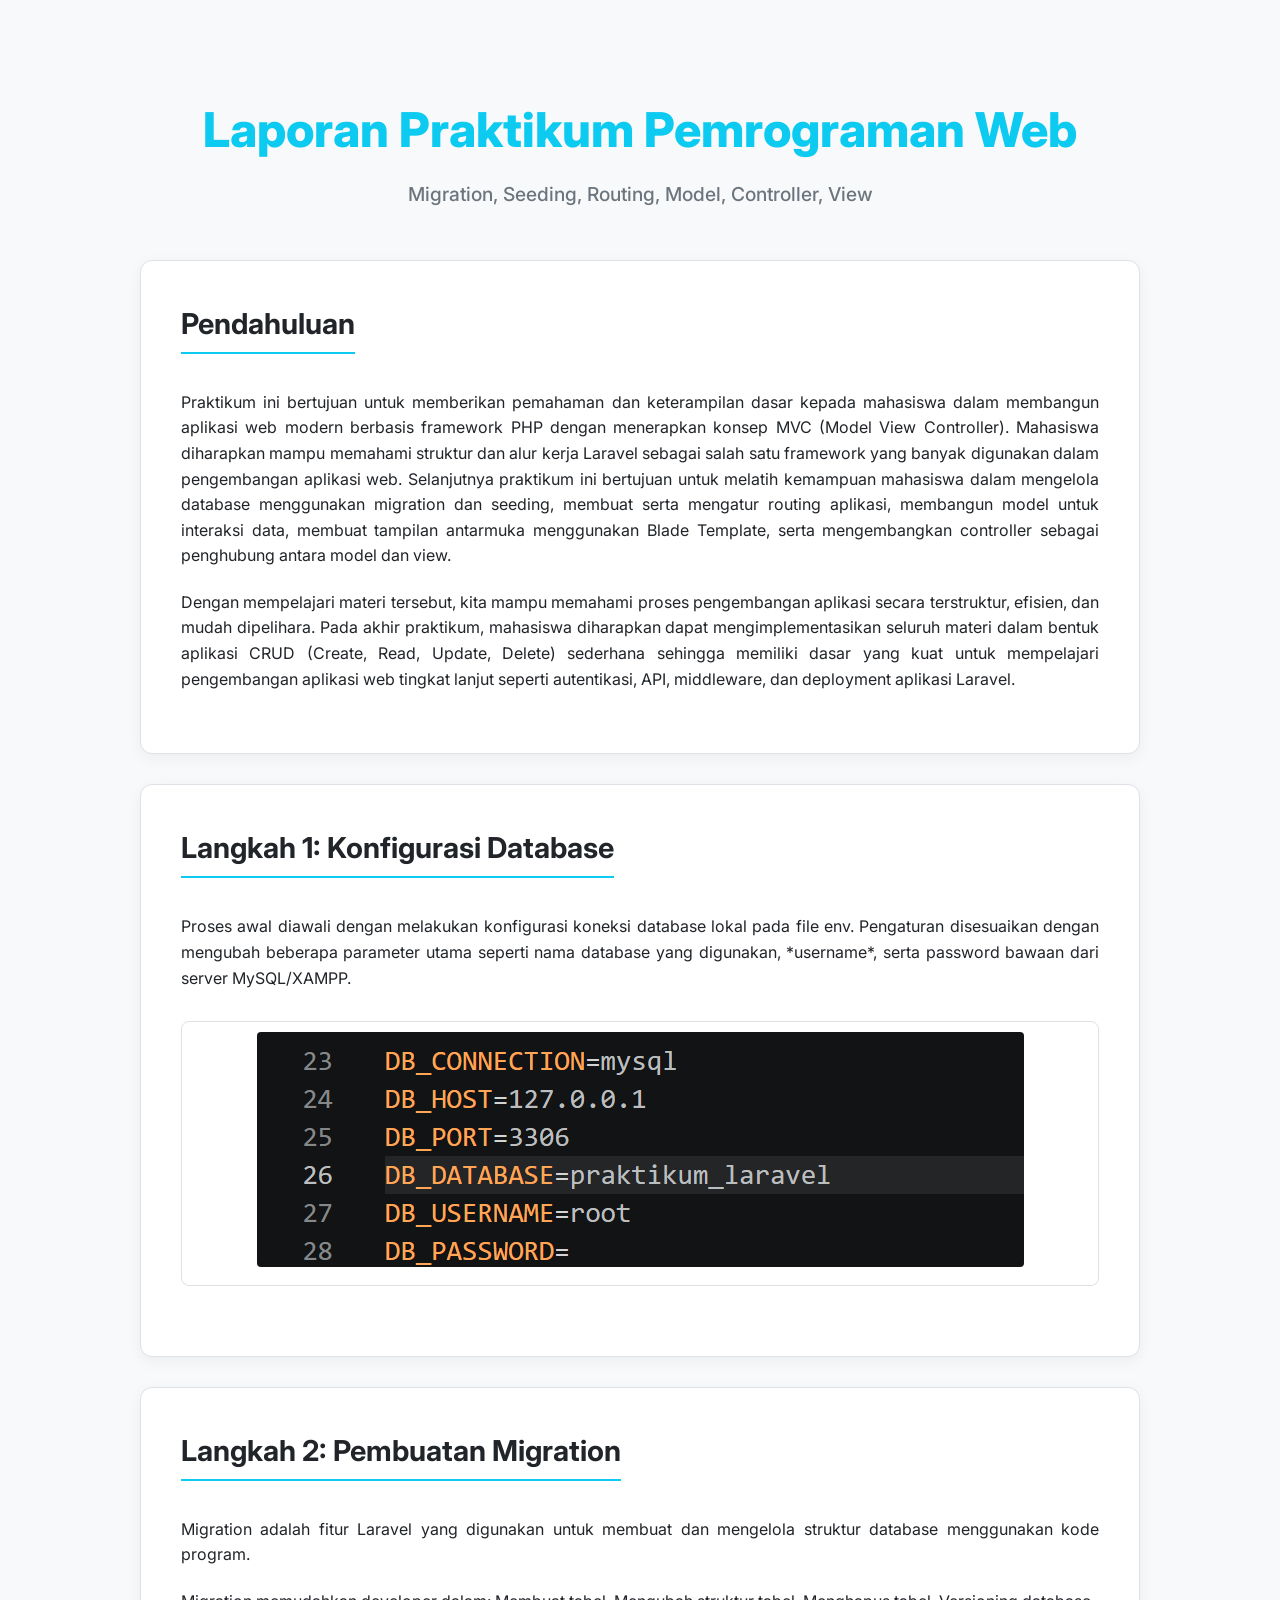
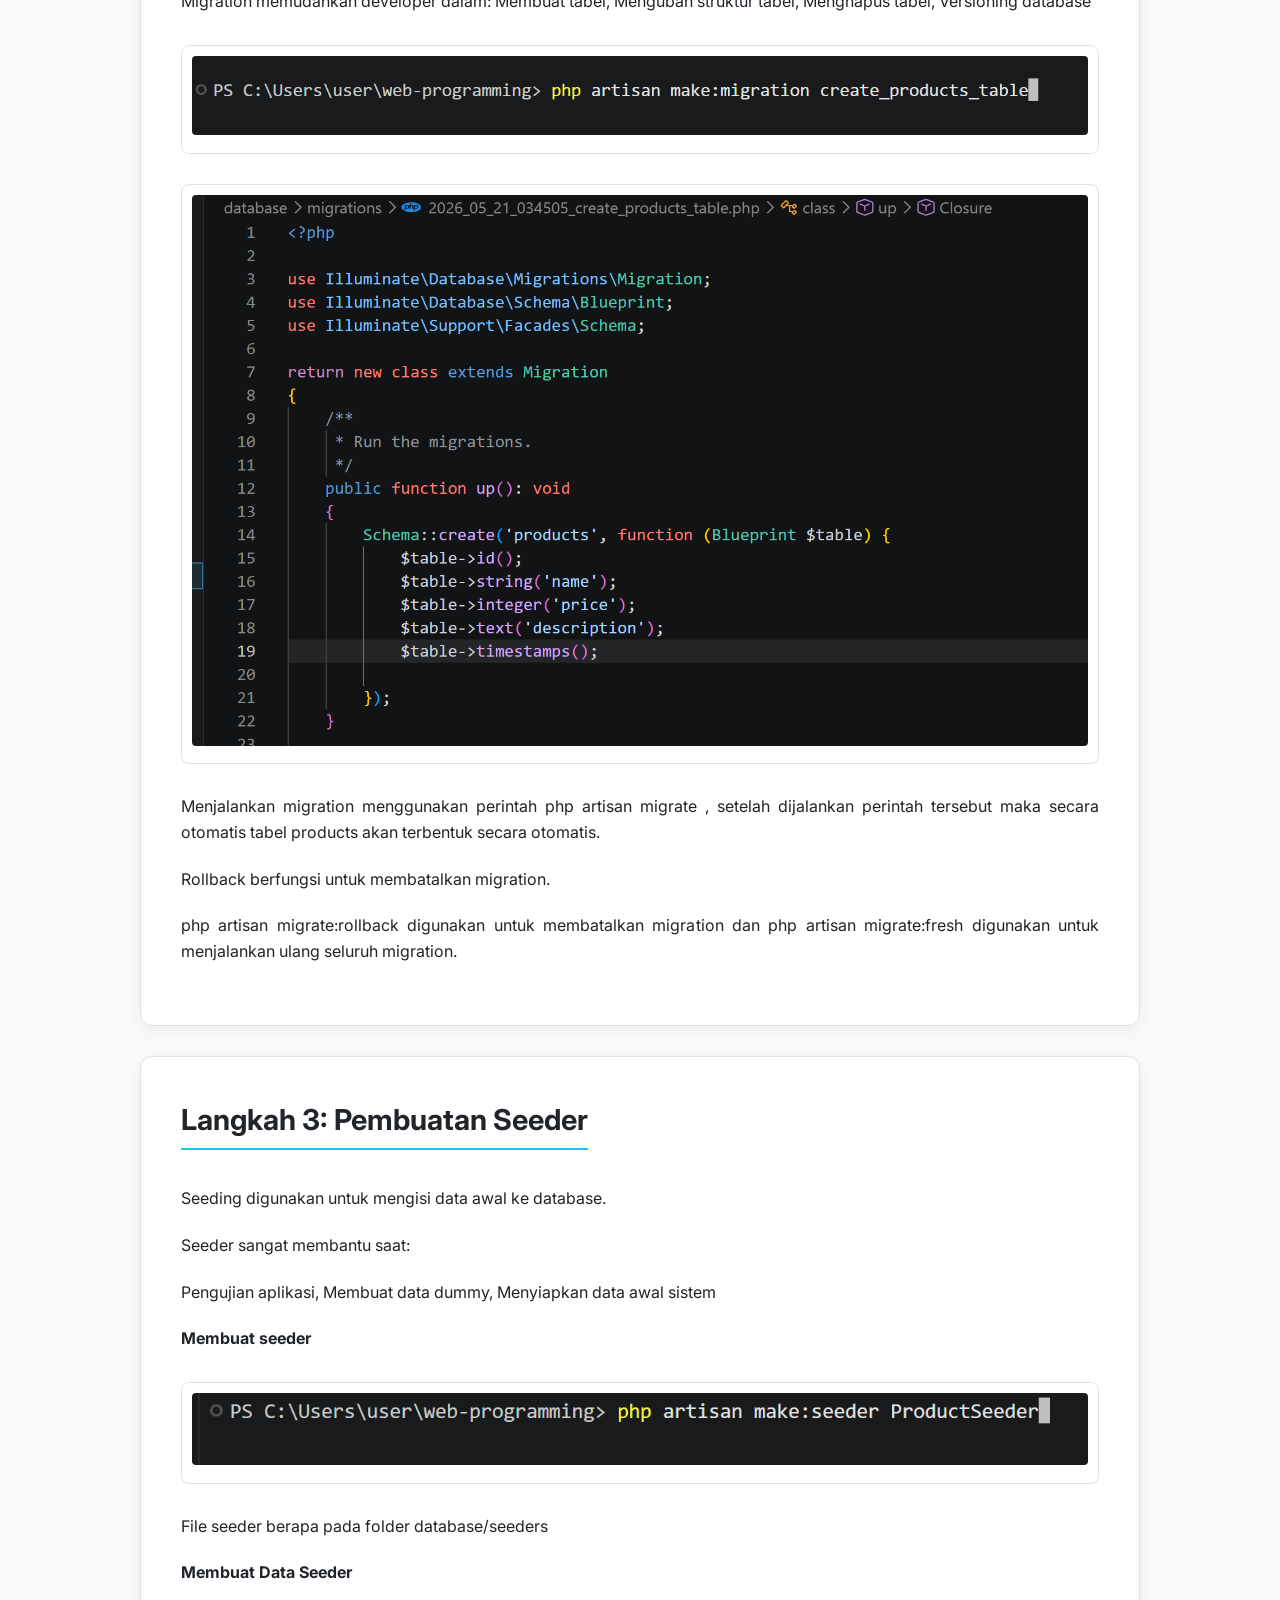
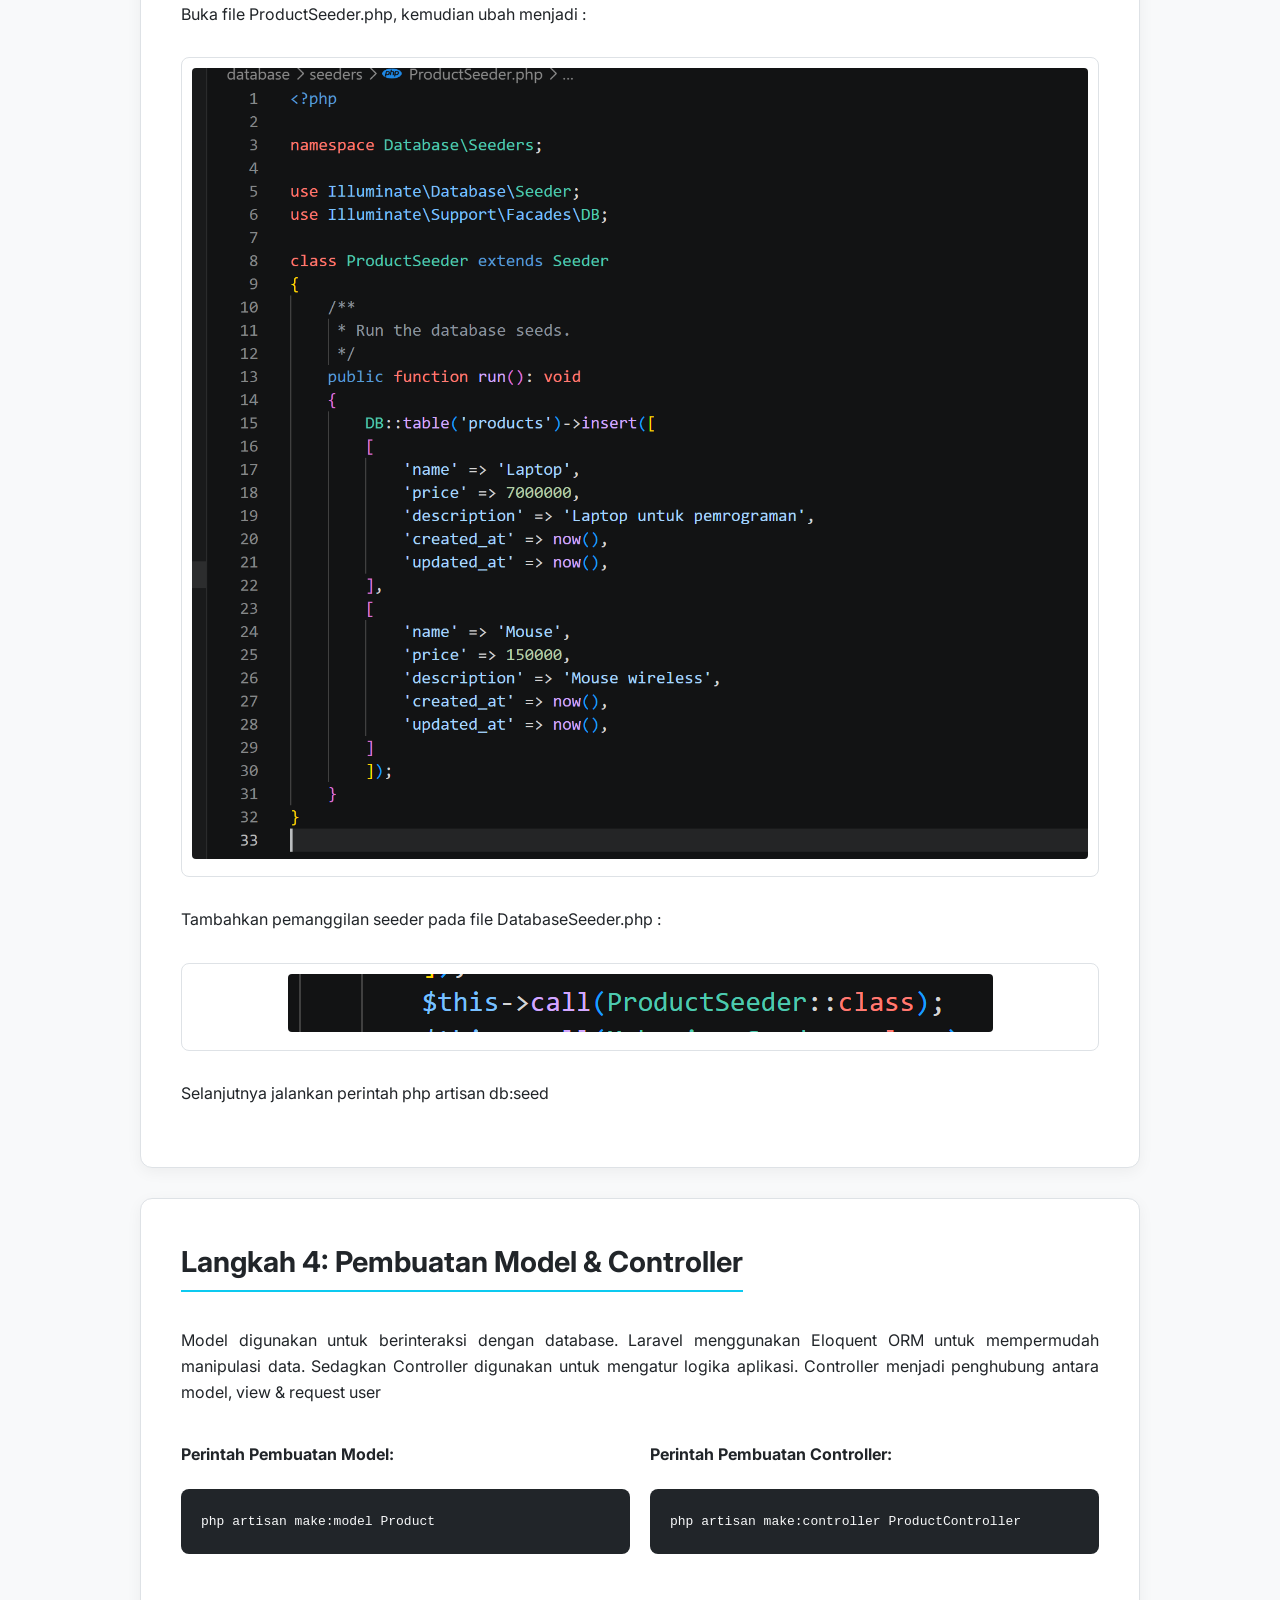
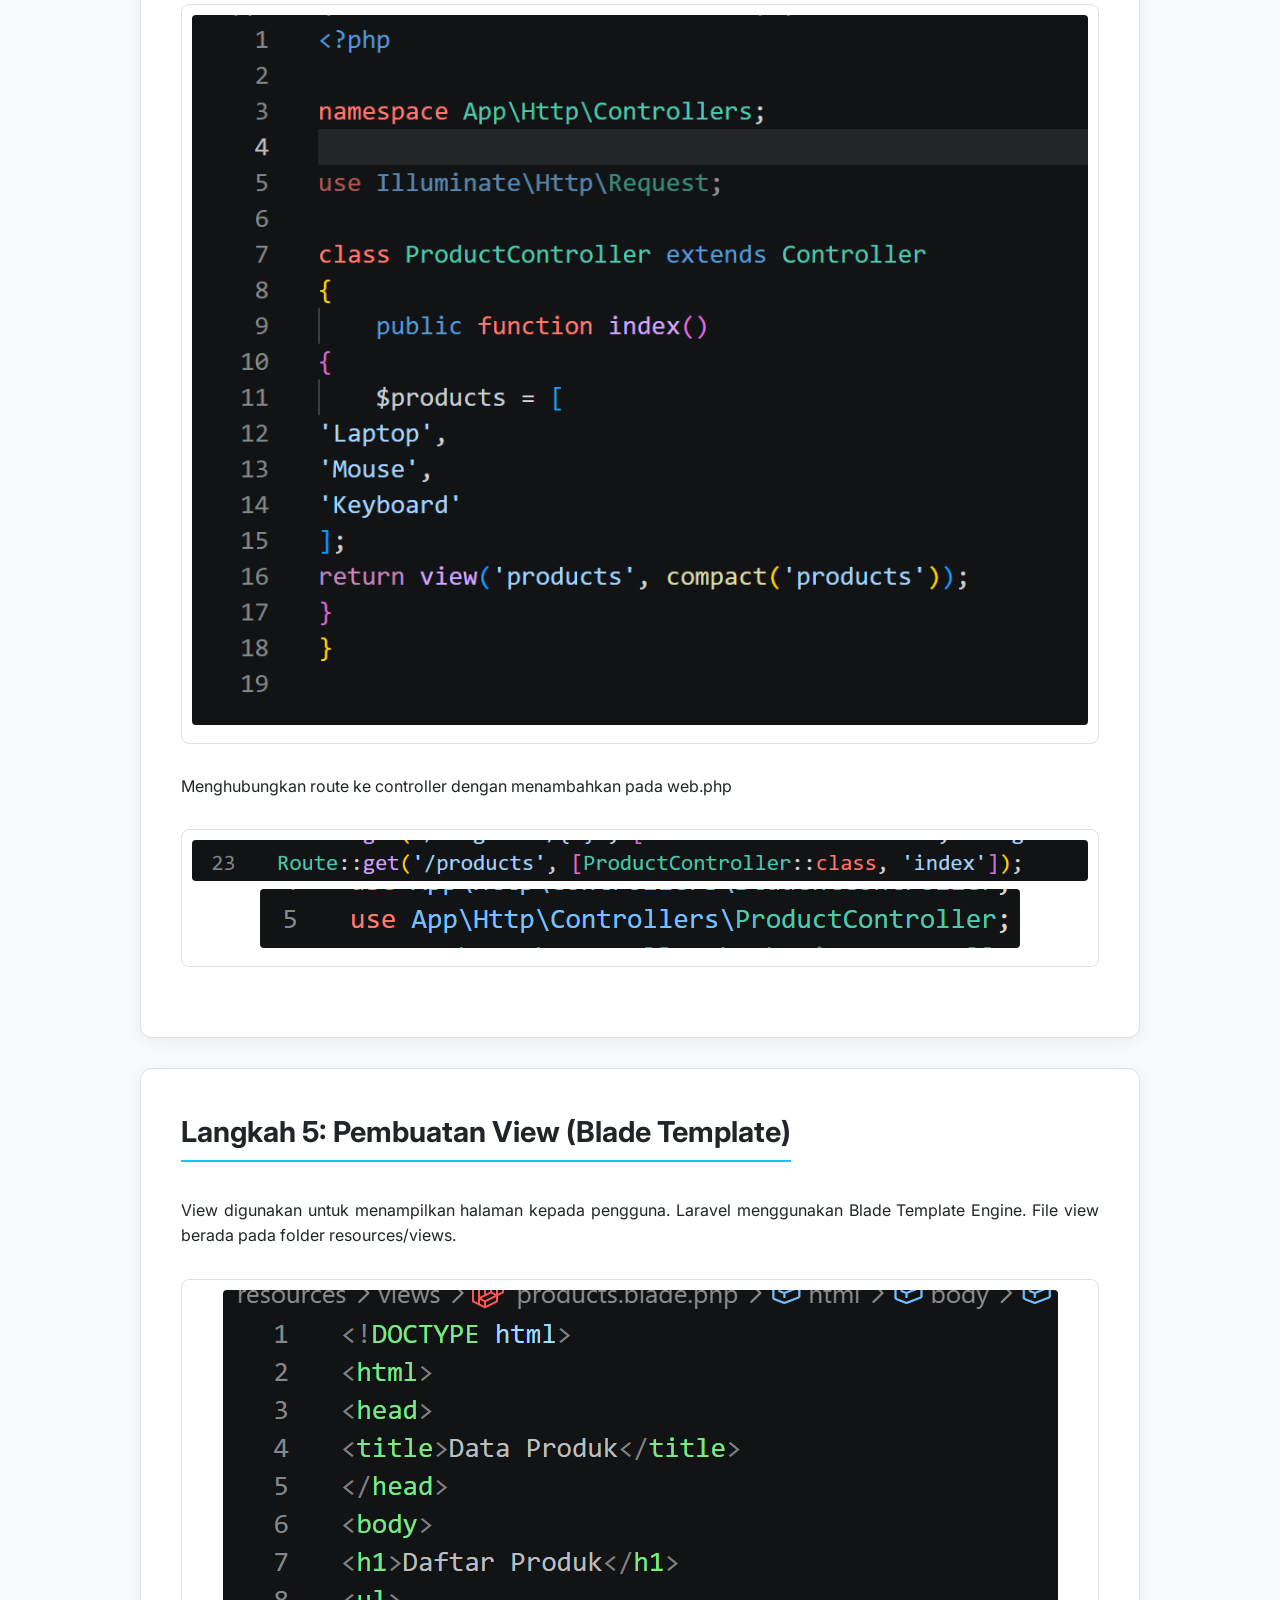
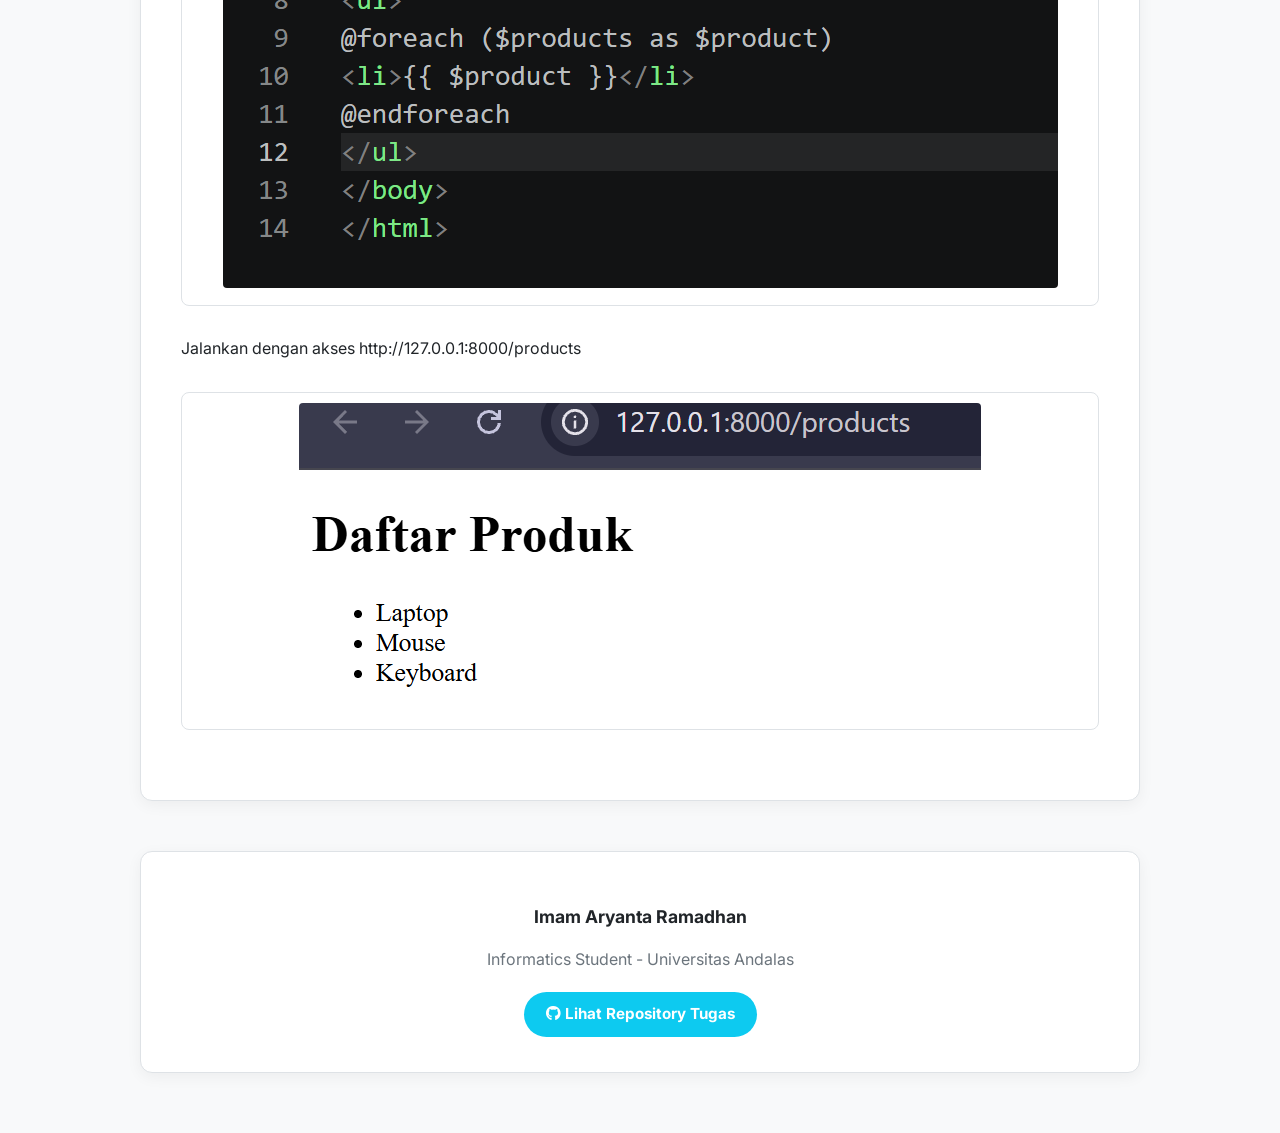
<file: LaprakPweb7.html>
<!DOCTYPE html>
<html lang="id">
<head>
    <meta charset="UTF-8">
    <meta name="viewport" content="width=device-width, initial-scale=1.0">
    <title>Laporan Praktikum: Laravel MVC & CRUD</title>
    <link href="https://fonts.googleapis.com/css2?family=Inter:wght@400;600;700&display=swap" rel="stylesheet">
    <link rel="stylesheet" href="https://cdnjs.cloudflare.com/ajax/libs/font-awesome/6.5.2/css/all.min.css">
    <style>
        :root {
            --bg-body: #f8f9fa;
            --text-dark: #212529;
            --text-secondary: #6c757d;
            --info-cyan: #0dcaf0;
            --dark-navy: #212529;
            --card-white: #ffffff;
            --border-light: #dee2e6;
        }

        body {
            background-color: var(--bg-body);
            color: var(--text-dark);
            font-family: 'Inter', sans-serif;
            line-height: 1.6;
            margin: 0;
            padding: 0;
        }

        .container {
            max-width: 1000px;
            margin: 0 auto;
            padding: 60px 20px;
        }

        header {
            text-align: center;
            margin-bottom: 50px;
        }

        h1 {
            font-size: 3rem;
            font-weight: 800;
            color: var(--info-cyan);
            margin-bottom: 10px;
        }

        .subtitle {
            color: var(--text-secondary);
            font-size: 1.2rem;
            font-weight: 500;
        }

        section {
            background: var(--card-white);
            border-radius: 12px;
            padding: 40px;
            margin-bottom: 30px;
            box-shadow: 0 4px 15px rgba(0,0,0,0.05);
            border: 1px solid var(--border-light);
        }

        h2 {
            color: var(--dark-navy);
            font-size: 1.8rem;
            margin-top: 0;
            margin-bottom: 20px;
            border-bottom: 2px solid var(--info-cyan);
            display: inline-block;
            padding-bottom: 5px;
        }

        p {
            text-align: justify;
            margin-bottom: 21px;
        }

        pre {
            background-color: #212529;
            color: #f8f9fa;
            padding: 20px;
            border-radius: 8px;
            font-family: 'Courier New', Courier, monospace;
            overflow-x: auto;
            margin: 20px 0;
        }

        .img-container {
            margin: 30px 0;
            text-align: center;
            border: 1px solid var(--border-light);
            border-radius: 8px;
            padding: 10px;
            background: #fff;
        }

        .img-container img {
            max-width: 100%;
            height: auto;
            border-radius: 4px;
        }

        .img-caption {
            display: block;
            margin-top: 10px;
            font-size: 0.9rem;
            color: var(--text-secondary);
            font-style: italic;
        }

        .grid-artisan {
            display: grid;
            grid-template-columns: 1fr 1fr;
            gap: 20px;
        }

        .task-box {
            background-color: #f8f9fa;
            border-left: 4px solid var(--info-cyan);
            padding: 15px 20px;
            margin-bottom: 25px;
            border-radius: 0 8px 8px 0;
        }

        footer {
            text-align: center;
            padding: 35px 20px;
            background-color: var(--card-white);
            color: var(--text-dark);
            border: 1px solid var(--border-light);
            box-shadow: 0 4px 15px rgba(0,0,0,0.05);
            border-radius: 12px;
            margin-top: 50px;
        }

        footer p {
            text-align: center;
            margin-bottom: 5px;
            color: var(--text-secondary);
        }

        footer p strong {
            color: var(--text-dark);
            font-size: 1.1rem;
        }

        .btn-github {
            display: inline-block;
            background-color: var(--info-cyan);
            color: #fff;
            padding: 10px 22px;
            font-size: 0.95rem;
            text-decoration: none;
            border-radius: 50px;
            font-weight: bold;
            margin-top: 15px;
            transition: 0.3s;
        }

        .btn-github:hover {
            background-color: #0baccc;
            transform: translateY(-2px);
            color: #fff;
        }

        @media (max-width: 768px) {
            .grid-artisan { grid-template-columns: 1fr; }
        }
    </style>
</head>
<body>

<div class="container">
    <header>
        <h1>Laporan Praktikum Pemrograman Web</h1>
        <div class="subtitle">Migration, Seeding, Routing, Model, Controller, View</div>
    </header>

    <section>
        <h2>Pendahuluan</h2>
        <p>
            Praktikum ini bertujuan untuk memberikan pemahaman dan keterampilan dasar kepada mahasiswa dalam membangun aplikasi web modern berbasis framework PHP dengan menerapkan konsep MVC (Model View Controller). Mahasiswa diharapkan mampu memahami struktur dan alur kerja Laravel
            sebagai salah satu framework yang banyak digunakan dalam pengembangan aplikasi web. Selanjutnya praktikum ini bertujuan untuk melatih kemampuan mahasiswa dalam mengelola database menggunakan migration dan seeding, membuat serta mengatur routing aplikasi, membangun model
            untuk interaksi data, membuat tampilan antarmuka menggunakan Blade Template, serta mengembangkan controller sebagai penghubung antara model dan view. 
        </p>
        <p>
            Dengan mempelajari materi tersebut, kita mampu memahami proses pengembangan aplikasi secara terstruktur, efisien, dan mudah dipelihara. Pada akhir praktikum, mahasiswa diharapkan dapat
            mengimplementasikan seluruh materi dalam bentuk aplikasi CRUD (Create, Read, Update, Delete) sederhana sehingga memiliki dasar yang kuat untuk mempelajari pengembangan aplikasi web tingkat lanjut seperti autentikasi, API, middleware, dan deployment aplikasi Laravel.
        </p>
    </section>

    <section>
        <h2>Langkah 1: Konfigurasi Database</h2>
        <p>
            Proses awal diawali dengan melakukan konfigurasi koneksi database lokal pada file env.  Pengaturan disesuaikan dengan mengubah beberapa parameter utama seperti nama database yang digunakan, *username*, serta password bawaan dari server MySQL/XAMPP.
        </p>

        <div class="img-container">
            <img src="gambar/env.png" alt="Screenshot Konfigurasi .env">
        </div>
    </section>

    <section>
        <h2>Langkah 2: Pembuatan Migration </h2>
        <p>
            Migration adalah fitur Laravel yang digunakan untuk membuat dan mengelola struktur database menggunakan kode program.
        <p>
            Migration memudahkan developer dalam:
            Membuat tabel, Mengubah struktur tabel, Menghapus tabel, Versioning database
        </p>
        </p>

        <div class="img-container">
            <img src="gambar/migration1.png" alt="Screenshot File Kode Migration Products">
        </div>

        <div class="img-container">
            <img src="gambar/migration2.png" alt="Screenshot Eksekusi Migration Products">
        </div>

        <p>
            Menjalankan migration menggunakan perintah php artisan migrate , setelah dijalankan perintah tersebut maka secara otomatis tabel products akan terbentuk secara otomatis.
        <p>Rollback berfungsi untuk membatalkan migration.</p>
        <p>php artisan migrate:rollback digunakan untuk membatalkan migration dan php
        artisan migrate:fresh digunakan untuk menjalankan ulang seluruh migration.</p>
        </p>
    </section>

    <section>
        <h2>Langkah 3: Pembuatan Seeder </h2>
        <p>
            Seeding digunakan untuk mengisi data awal ke database.
        <P>
            Seeder sangat membantu saat:
        </P>
        <P>
            Pengujian aplikasi, Membuat data dummy, Menyiapkan data awal sistem
        </P>
        </p>
        <strong>
            Membuat seeder
        </strong>
        <div class="img-container">
            <img src="gambar/seeder1.png" alt="Screenshot Seeder Products">
        </div>
        <p>
            File seeder berapa pada folder database/seeders
        </p>
        <strong>
            Membuat Data Seeder
        </strong>
        <P>
            Buka file ProductSeeder.php, kemudian ubah menjadi :
        </P>
        <div class="img-container">
            <img src="gambar/seeder2.png" alt="Screenshot Seeder Products">
        </div>
        <p>
            Tambahkan pemanggilan seeder pada file DatabaseSeeder.php :
        </p>
        <div class="img-container">
            <img src="gambar/seeder3.png" alt="Screenshot Seeder Products">
        </div>
        <p>
            Selanjutnya jalankan perintah php artisan db:seed
        </p>
    </section>

    <section>
        <h2>Langkah 4: Pembuatan Model & Controller</h2>
        <p>
            Model digunakan untuk berinteraksi dengan database. Laravel menggunakan Eloquent ORM untuk
            mempermudah manipulasi data. Sedagkan Controller digunakan untuk mengatur logika aplikasi. Controller menjadi penghubung antara model, view & request user
        </p>
        
        <div class="grid-artisan">
            <div>
                <p><strong>Perintah Pembuatan Model:</strong></p>
                <pre><code>php artisan make:model Product</code></pre>
            </div>
            <div>
                <p><strong>Perintah Pembuatan Controller:</strong></p>
                <pre><code>php artisan make:controller ProductController</code></pre>
            </div>
        </div>

        <div class="img-container">
            <img src="gambar/pc1.png" alt="Screenshot Model & Controller Products">
        </div>
        <P>
            Menghubungkan route ke controller dengan menambahkan pada web.php
        </P>

        <div class="img-container">
            <img src="gambar/rt1.png" alt="Screenshot Model & Controller Products">
            <img src="gambar/rt2.png" alt="Screenshot Model & Controller Products">
        </div>
    </section>

    <section>
        <h2>Langkah 5: Pembuatan View (Blade Template)</h2>
        <p>
            View digunakan untuk menampilkan halaman kepada pengguna. Laravel menggunakan Blade Template Engine. File view berada pada folder resources/views.
        </p>

        <div class="img-container">
            <img src="gambar/view.png" alt="Screenshot Komponen View Blade Layout">
        </div>

        <p>
            Jalankan dengan akses http://127.0.0.1:8000/products
        </p>

        <div class="img-container">
            <img src="gambar/view1.png" alt="Screenshot Komponen View Blade Layout">
        </div>
    </section>


    <footer>
        <p><strong>Imam Aryanta Ramadhan</strong></p>
        <p>Informatics Student - Universitas Andalas</p>
        <a href="https://github.com/RyantRamadhan/Imam-Aryanta-Ramadhan_2411532001_WEB" class="btn-github" target="_blank">
            <i class="fab fa-github"></i> Lihat Repository Tugas
        </a>
    </footer>
</div>

</body>
</html>
</file>
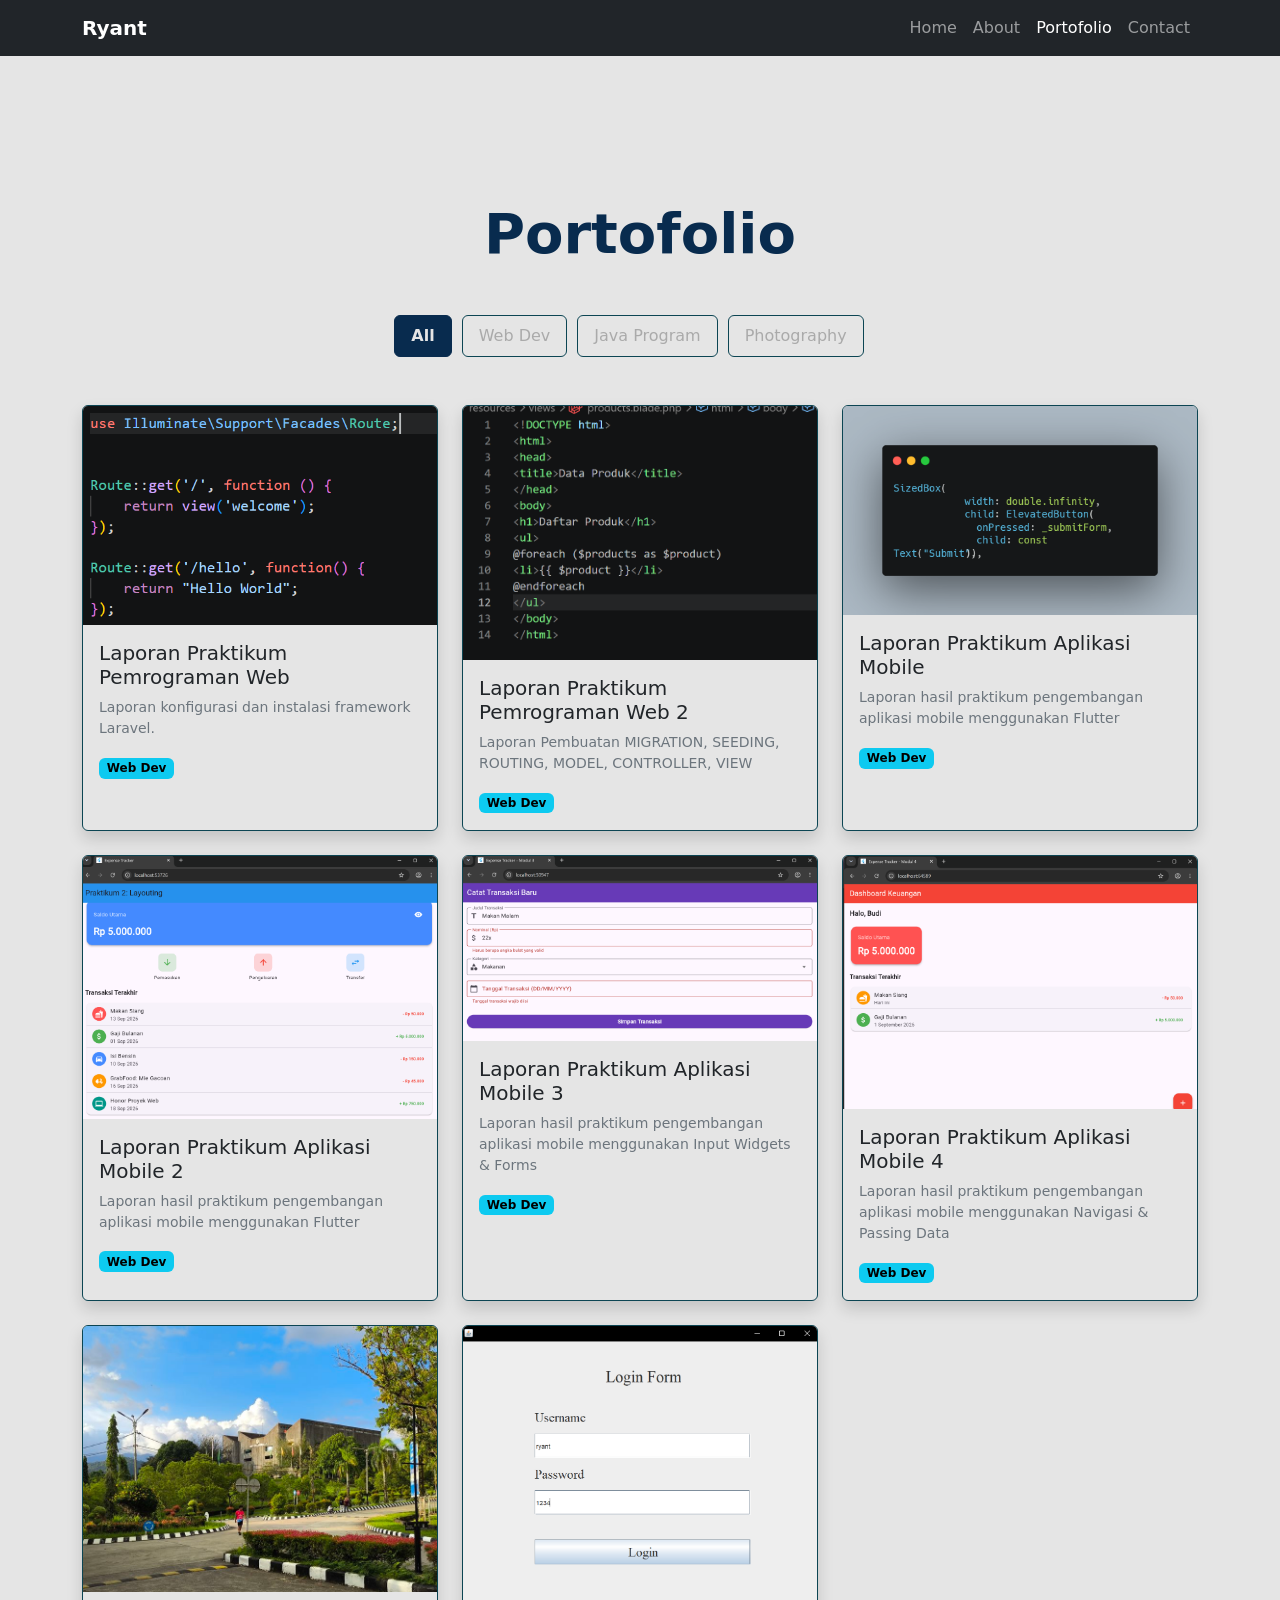
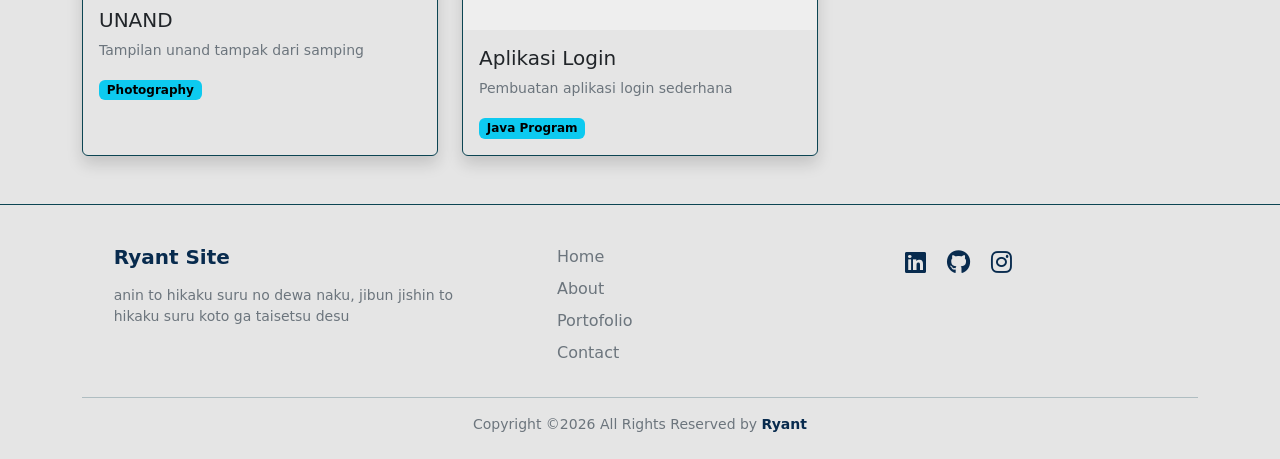
<file: portofolio.html>
<!DOCTYPE html>
<html lang="id">
<head>
    <meta charset="UTF-8">
    <meta name="viewport" content="width=device-width, initial-scale=1.0">
    <title>Ryant | Portofolio</title>
    <link href="https://cdn.jsdelivr.net/npm/bootstrap@5.3.3/dist/css/bootstrap.min.css" rel="stylesheet">
    <link href="style.css" rel="stylesheet">
    <link rel="stylesheet" href="https://cdnjs.cloudflare.com/ajax/libs/font-awesome/6.5.2/css/all.min.css">
</head>
<body>

    <nav class="navbar navbar-expand-lg navbar-dark bg-dark fixed-top">
        <div class="container">
            <a class="navbar-brand fw-bold" href="#">Ryant</a>
            
            <button class="navbar-toggler" type="button" data-bs-toggle="collapse" data-bs-target="#navbarNav" aria-controls="navbarNav" aria-expanded="false" aria-label="Toggle navigation">
                <span class="navbar-toggler-icon"></span>
            </button>
            <div class="collapse navbar-collapse" id="navbarNav">
                <ul class="navbar-nav ms-auto">
                    <li class="nav-item"><a class="nav-link" href="index.html">Home</a></li>
                    <li class="nav-item"><a class="nav-link" href="about.html">About</a></li>
                    <li class="nav-item"><a class="nav-link active" href="portofolio.html">Portofolio</a></li>
                    <li class="nav-item"><a class="nav-link" href="contact.html">Contact</a></li>
                </ul>
            </div>
        </div>
    </nav>

    <section id="portfolio-grid" class="py-5 mt-5 bg-content-section">
        <div class="container pt-5">
            <h1 class="text-center mb-5 display-4 fw-bold text-info">Portofolio</h1>
            <div class="row">

                <ul class="nav nav-pills justify-content-center mb-5 portfolio-tabs" id="portfolioTabs" role="tablist">
                    <li class="nav-item" role="presentation"><button class="nav-link active" data-bs-toggle="tab" data-bs-target="#all" type="button" role="tab" aria-selected="true">All</button></li>
                    <li class="nav-item" role="presentation"><button class="nav-link" data-bs-toggle="tab" data-bs-target="#web-dev" type="button" role="tab" aria-selected="false">Web Dev</button></li>
                    <li class="nav-item" role="presentation"><button class="nav-link" data-bs-toggle="tab" data-bs-target="#java" type="button" role="tab" aria-selected="false">Java Program</button></li>
                    <li class="nav-item" role="presentation"><button class="nav-link" data-bs-toggle="tab" data-bs-target="#photography" type="button" role="tab" aria-selected="false">Photography</button></li>
                </ul>

                <div class="tab-content" id="portfolioTabContent">
                    
                    <div class="tab-pane fade show active" id="all" role="tabpanel">
                        <div class="row row-cols-1 row-cols-md-2 row-cols-lg-3 g-4">
                            
                            <div class="col" data-category="web-dev">
                                <div class="card h-100 shadow portfolio-item bg-content-section border-info-dark portfolio-card" onclick="window.location.href='LaprakPweb5.html'" style="cursor: pointer;">
                                    <img src="gambar/hello1.png" class="card-img-top" alt="Praktikum Laravel">
                                    <div class="card-body">
                                        <h5 class="card-title text-dark">Laporan Praktikum Pemrograman Web</h5>
                                        <p class="card-text text-secondary small">Laporan konfigurasi dan instalasi framework Laravel.</p>
                                        <span class="badge text-bg-info me-1">Web Dev</span>
                                    </div>
                                </div>
                            </div>

                            <div class="col" data-category="web-dev">
                                <div class="card h-100 shadow portfolio-item bg-content-section border-info-dark portfolio-card" onclick="window.location.href='LaprakPweb7.html'" style="cursor: pointer;">
                                    <img src="gambar/view.png" class="card-img-top" alt="Praktikum Laravel">
                                    <div class="card-body">
                                        <h5 class="card-title text-dark">Laporan Praktikum Pemrograman Web 2 </h5>
                                        <p class="card-text text-secondary small">Laporan Pembuatan MIGRATION, SEEDING, ROUTING, MODEL, CONTROLLER, VIEW</p>
                                        <span class="badge text-bg-info me-1">Web Dev</span>
                                    </div>
                                </div>
                            </div>
                            
                            <div class="col" data-category="web-dev">
                                <div class="card h-100 shadow portfolio-item bg-content-section border-info-dark portfolio-card" onclick="window.location.href='LaprakAppMob1.html'" style="cursor: pointer;">
                                    <img src="gambar/app9.png" class="card-img-top" alt="Praktikum Aplikasi Mobile">
                                    <div class="card-body">
                                        <h5 class="card-title text-dark">Laporan Praktikum Aplikasi Mobile </h5>
                                        <p class="card-text text-secondary small">Laporan hasil praktikum pengembangan aplikasi mobile menggunakan Flutter</p>
                                        <span class="badge text-bg-info me-1">Web Dev</span>
                                    </div>
                                </div>
                            </div>

                            <div class="col" data-category="web-dev">
                                <div class="card h-100 shadow portfolio-item bg-content-section border-info-dark portfolio-card" onclick="window.location.href='LaprakAppMob2.html'" style="cursor: pointer;">
                                    <img src="gambar/p2akhir.png" class="card-img-top" alt="Praktikum Aplikasi Mobile2">
                                    <div class="card-body">
                                        <h5 class="card-title text-dark">Laporan Praktikum Aplikasi Mobile 2</h5>
                                        <p class="card-text text-secondary small">Laporan hasil praktikum pengembangan aplikasi mobile menggunakan Flutter</p>
                                        <span class="badge text-bg-info me-1">Web Dev</span>
                                    </div>
                                </div>
                            </div>

                            <div class="col" data-category="web-dev">
                                <div class="card h-100 shadow portfolio-item bg-content-section border-info-dark portfolio-card" onclick="window.location.href='LaprakAppMob3.html'" style="cursor: pointer;">
                                    <img src="gambar/p3t2.png" class="card-img-top" alt="Praktikum Aplikasi Mobile3">
                                    <div class="card-body">
                                        <h5 class="card-title text-dark">Laporan Praktikum Aplikasi Mobile 3</h5>
                                        <p class="card-text text-secondary small">Laporan hasil praktikum pengembangan aplikasi mobile menggunakan Input Widgets & Forms</p>
                                        <span class="badge text-bg-info me-1">Web Dev</span>
                                    </div>
                                </div>
                            </div>

                            <div class="col" data-category="web-dev">
                                <div class="card h-100 shadow portfolio-item bg-content-section border-info-dark portfolio-card" onclick="window.location.href='LaprakAppMob4.html'" style="cursor: pointer;">
                                    <img src="gambar/h4a1.png" class="card-img-top" alt="Praktikum Aplikasi Mobile4">
                                    <div class="card-body">
                                        <h5 class="card-title text-dark">Laporan Praktikum Aplikasi Mobile 4</h5>
                                        <p class="card-text text-secondary small">Laporan hasil praktikum pengembangan aplikasi mobile menggunakan Navigasi & Passing Data</p>
                                        <span class="badge text-bg-info me-1">Web Dev</span>
                                    </div>
                                </div>
                            </div>

                            <div class="col" data-category="web-dev">
                                <div class="card h-100 shadow portfolio-item bg-content-section border-info-dark portfolio-card" data-bs-toggle="modal" data-bs-target="#portfolioModal5">
                                    <img src="gambar/project5.jpg" class="card-img-top" alt="Sistem Informasi Akademik">
                                    <div class="card-body">
                                        <h5 class="card-title text-dark">UNAND</h5>
                                        <p class="card-text text-secondary small">Tampilan unand tampak dari samping</p>
                                        <span class="badge text-bg-info me-1">Photography</span>
                                    </div>
                                </div>
                            </div>

                            <div class="col" data-category="java">
                                <div class="card h-100 shadow portfolio-item bg-content-section border-info-dark portfolio-card" data-bs-toggle="modal" data-bs-target="#portfolioModal6">
                                    <img src="gambar/project6.jpg" class="card-img-top" alt="Desain Landing Page Perusahaan">
                                    <div class="card-body">
                                        <h5 class="card-title text-dark">Aplikasi Login</h5>
                                        <p class="card-text text-secondary small">Pembuatan aplikasi login sederhana</p>
                                        <span class="badge text-bg-info me-1">Java Program</span>
                                    </div>
                                </div>
                            </div>

                    </div> </div> <div class="tab-pane fade" id="web-dev" role="tabpanel">
                        <div class="row row-cols-1 row-cols-md-2 row-cols-lg-3 g-4">
                            <div class="col">
                                <div class="card h-100 shadow portfolio-item bg-content-section border-info-dark portfolio-card" onclick="window.location.href='laprakPweb5.html'" style="cursor: pointer;">
                                    <img src="gambar/hello1.png" class="card-img-top" alt="Praktikum Laravel">
                                    <div class="card-body">
                                        <h5 class="card-title text-dark">Laporan Praktikum Pemrograman Web</h5>
                                        <p class="card-text text-secondary small">Laporan konfigurasi dan instalasi framework Laravel.</p>
                                        <span class="badge text-bg-info me-1">Web Dev</span>
                                    </div>
                                </div>
                            </div>
                            <div class="col">
                                <div class="card h-100 shadow portfolio-item bg-content-section border-info-dark portfolio-card" onclick="window.location.href='LaprakPweb7.html'" style="cursor: pointer;">
                                    <img src="gambar/view.png" class="card-img-top" alt="Praktikum Laravel">
                                    <div class="card-body">
                                        <h5 class="card-title text-dark">Laporan Praktikum Pemrograman Web 2 </h5>
                                        <p class="card-text text-secondary small">Laporan Pembuatan MIGRATION, SEEDING, ROUTING, MODEL, CONTROLLER, VIEW</p>
                                        <span class="badge text-bg-info me-1">Web Dev</span>
                                    </div>
                                </div>
                            </div>
                            <div class="col">
                                <div class="card h-100 shadow portfolio-item bg-content-section border-info-dark portfolio-card" onclick="window.location.href='laprakAppMob1.html'" style="cursor: pointer;">
                                    <img src="gambar/app9.png" class="card-img-top" alt="Praktikum Laravel">
                                    <div class="card-body">
                                        <h5 class="card-title text-dark">Laporan Praktikum Applikasi Mobile 1</h5>
                                        <p class="card-text text-secondary small">Laporan hasil praktikum pengembangan aplikasi mobile menggunakan Flutter</p>
                                        <span class="badge text-bg-info me-1">Web Dev</span>
                                    </div>
                                </div>
                            </div>
                            <div class="col">
                                <div class="card h-100 shadow portfolio-item bg-content-section border-info-dark portfolio-card" onclick="window.location.href='laprakAppMob2.html'" style="cursor: pointer;">
                                    <img src="gambar/p2akhir.png" class="card-img-top" alt="Praktikum Laravel">
                                    <div class="card-body">
                                        <h5 class="card-title text-dark">Laporan Praktikum Applikasi Mobile 2</h5>
                                        <p class="card-text text-secondary small">Laporan hasil praktikum pengembangan aplikasi mobile menggunakan Flutter</p>
                                        <span class="badge text-bg-info me-1">Web Dev</span>
                                    </div>
                                </div>
                            </div>
                            <div class="col">
                                <div class="card h-100 shadow portfolio-item bg-content-section border-info-dark portfolio-card" onclick="window.location.href='laprakAppMob3.html'" style="cursor: pointer;">
                                    <img src="gambar/p3t2.png" class="card-img-top" alt="Praktikum AppMob">
                                    <div class="card-body">
                                        <h5 class="card-title text-dark">Laporan Praktikum Applikasi Mobile 3</h5>
                                        <p class="card-text text-secondary small">Laporan hasil praktikum pengembangan aplikasi mobile menggunakan Input Widgets & Forms</p>
                                        <span class="badge text-bg-info me-1">Web Dev</span>
                                    </div>
                                </div>
                            </div>
                            <div class="col">
                                <div class="card h-100 shadow portfolio-item bg-content-section border-info-dark portfolio-card" onclick="window.location.href='laprakAppMob4.html'" style="cursor: pointer;">
                                    <img src="gambar/h4a1.png" class="card-img-top" alt="Praktikum AppMob">
                                    <div class="card-body">
                                        <h5 class="card-title text-dark">Laporan Praktikum Applikasi Mobile 4</h5>
                                        <p class="card-text text-secondary small">Laporan hasil praktikum pengembangan aplikasi mobile menggunakan Navigasi & Passing Data</p>
                                        <span class="badge text-bg-info me-1">Web Dev</span>
                                    </div>
                                </div>
                            </div>
                        </div>
                    </div>

                    <div class="tab-pane fade" id="java" role="tabpanel">
                        <div class="row row-cols-1 row-cols-md-2 row-cols-lg-3 g-4">
                            <div class="col">
                                <div class="card h-100 shadow portfolio-item bg-content-section border-info-dark portfolio-card" data-bs-toggle="modal" data-bs-target="#portfolioModal2">
                                    <img src="gambar/project2.jpg" class="card-img-top" alt="Redesign Aplikasi Mobile">
                                    <div class="card-body">
                                        <h5 class="card-title text-dark">Aplikasi Laundry</h5>
                                        <p class="card-text text-secondary small">Pembuatan aplikasi laundry sederhana</p>
                                        <span class="badge text-bg-info me-1">Java Program</span>
                                    </div>
                                </div>
                            </div>
                            <div class="col">
                                <div class="card h-100 shadow portfolio-item bg-content-section border-info-dark portfolio-card" data-bs-toggle="modal" data-bs-target="#portfolioModal6">
                                    <img src="gambar/project6.jpg" class="card-img-top" alt="Desain Landing Page Perusahaan">
                                    <div class="card-body">
                                        <h5 class="card-title text-dark">Aplikasi Login</h5>
                                        <p class="card-text text-secondary small">Pembuatan aplikasi login sederhana</p>
                                        <span class="badge text-bg-info me-1">Java Program</span>
                                    </div>
                                </div>
                            </div>
                        </div>
                    </div>
                    
                    <div class="tab-pane fade" id="photography" role="tabpanel">
                        <div class="row row-cols-1 row-cols-md-2 row-cols-lg-3 g-4">                           
                            <div class="col">
                                <div class="card h-100 shadow portfolio-item bg-content-section border-info-dark portfolio-card" data-bs-toggle="modal" data-bs-target="#portfolioModal5">
                                    <img src="gambar/project5.jpg" class="card-img-top" alt="Sistem Informasi Akademik">
                                    <div class="card-body">
                                        <h5 class="card-title text-dark">UNAND</h5>
                                        <p class="card-text text-secondary small">Tampilan unand tampak dari samping</p>
                                        <span class="badge text-bg-info me-1">Photography</span>
                                    </div>
                                </div>
                            </div> 
                        </div>
                    </div>

                </div>
            </div>
        </div>
    </section>


    <div class="modal fade" id="portfolioModal5" tabindex="-5" aria-labelledby="portfolioModal5Label" aria-hidden="true">
        <div class="modal-dialog modal-lg">
            <div class="modal-content bg-content-section text-light border-info-dark">
                <div class="modal-header border-info-dark">
                    <h5 class="modal-title text-info" id="portfolioModal1Label">Detail Proyek: UNAND</h5>
                    <button type="button" class="btn-close btn-close-white" data-bs-dismiss="modal" aria-label="Close"></button>
                </div>
                <div class="modal-body text-secondary">
                    <img src="gambar/project4.jpg" class="img-fluid mb-3 rounded" alt="Detail Project 1">
                    <p class="text-dark">Ini berisi gambar dari kampus unand jika dilihat dari samping</p>
                </div>
                <div class="modal-footer border-info-dark">
                    <button type="button" class="btn btn-outline-secondary" data-bs-dismiss="modal">Tutup</button>
                </div>
            </div>
        </div>
    </div>
    <div class="modal fade" id="portfolioModal6" tabindex="-6" aria-labelledby="portfolioModal6Label" aria-hidden="true">
        <div class="modal-dialog modal-lg">
            <div class="modal-content bg-content-section text-light border-info-dark">
                <div class="modal-header border-info-dark">
                    <h5 class="modal-title text-info" id="portfolioModal1Label">Detail Proyek: Aplikasi Login</h5>
                    <button type="button" class="btn-close btn-close-white" data-bs-dismiss="modal" aria-label="Close"></button>
                </div>
                <div class="modal-body text-secondary">
                    <img src="gambar/project2.jpg" class="img-fluid mb-3 rounded" alt="Detail Project 1">
                    <p class="text-dark">Proyek ini bertujuan menciptakan aplikasi login sederhana secara online</p>
                </div>
                <div class="modal-footer border-info-dark">
                    <button type="button" class="btn btn-outline-secondary" data-bs-dismiss="modal">Tutup</button>
                </div>
            </div>
        </div>
    </div>
    
    <footer class="text-white pt-5 pb-4 border-top border-info-dark bg-content-section">
    <div class="container text-center text-md-start">
        <div class="row text-center text-md-start g-4">
            
            <div class="col-md-4 col-lg-4 mx-auto mt-3">
                <h5 class="fw-bold text-info mb-3">Ryant Site</h5>
                <p class="text-secondary small">
                    anin to hikaku suru no dewa naku, jibun jishin to hikaku suru koto ga taisetsu desu
                </p>
            </div>
            
            <div class="col-md-4 col-lg-3 mx-auto mt-3">
                <ul class="list-unstyled">
                    <li class="mb-2">
                        <a href="index.html" class="text-secondary text-decoration-none">Home</a>
                    </li>
                    <li class="mb-2">
                        <a href="about.html" class="text-secondary text-decoration-none">About</a>
                    </li>
                    <li class="mb-2">
                        <a href="portofolio.html" class="text-secondary text-decoration-none">Portofolio</a>
                    </li>
                    <li class="mb-2">
                        <a href="contact.html" class="text-secondary text-decoration-none">Contact</a>
                    </li>
                </ul>
            </div>
            
            <div class="col-md-4 col-lg-3 mx-auto mt-3">
                <ul class="list-unstyled list-inline mb-0">
                    <li class="list-inline-item me-3">
                        <a href="https://www.linkedin.com/in/imam-aryanta-ramadhan-74742231b/" class="text-info fs-4" aria-label="linkedIn"><i class="fab fa-linkedin"></i></a>
                    </li>
                    <li class="list-inline-item me-3">
                        <a href="https://github.com/RyantRamadhan" class="text-info fs-4" aria-label="Github"><i class="fab fa-github"></i></a>
                    </li>
                    <li class="list-inline-item">
                        <a href="https://www.instagram.com/ryant_rmd/" class="text-info fs-4" aria-label="Instagram"><i class="fab fa-instagram"></i></a>
                    </li>
                </ul>
            </div>

        </div>

        <hr class="my-3 border-info-dark">

        <div class="row align-items-center">
            
            <div class="col-12 text-center">
                <p class="text-secondary small mb-0">
                    Copyright ©<script>document.write(new Date().getFullYear())</script> All Rights Reserved by 
                    <strong class="text-info">Ryant</strong>
                </p>
            </div>
        </div>
    </div>
    </footer>

    <script src="https://cdn.jsdelivr.net/npm/bootstrap@5.3.2/dist/js/bootstrap.bundle.min.js"></script>
    <script src="script.js"></script>
</body>
</html>
</file>
<file: style.css>
:root {
    --color-content-bg: #e5e5e5;
    
    --color-navbar-bg: #222222;
    
    --color-info: #082b4e;
    --color-info-dark: #0c4553;
    --color-secondary: #aaaaaa;
}


body {
    background-color: var(--color-content-bg) !important;
    color: white !important;

    padding-top: 56px; 
}

.bg-navbar {
    background-color: var(--color-navbar-bg) !important;
}

.bg-content-section {
    background-color: var(--color-content-bg) !important;
}


.bg-content-section-lighter {
    background-color: #444444 !important;
    border: 1px solid var(--color-info-dark);
}


.text-info {
    color: var(--color-info) !important;
}

.border-info-dark {
    border-color: var(--color-info-dark) !important;
}

.hero-section {
    min-height: calc(100vh - 56px);
    display: flex;
    align-items: center;
}

.accordion-body-horizontal {
    overflow: hidden;
    max-height: 0;
    transition: max-height 0.5s ease-in-out;
    padding-top: 0;
    padding-bottom: 0;
}

.accordion-collapse.show .accordion-body-horizontal {
    max-height: 500px;
    padding-top: 1rem;
    padding-bottom: 1rem;
}

.skill-card {
    background-color: var(--color-content-bg) !important; 
    transition: transform 0.3s ease, border-color 0.3s ease, box-shadow 0.3s ease;
    border: 1px solid var(--color-info-dark) !important;
}

.skill-card:hover {
    transform: translateY(-8px);
    border-color: var(--color-info) !important;
    box-shadow: 0 0 15px rgba(0, 255, 255, 0.7);
}

.skill-card i {
    color: var(--color-info) !important;
    padding: 15px 0;
}

.form-control-dark {
    background-color: var(--color-content-bg) !important;
    color: rgb(255, 255, 255) !important;
    border: 1px solid var(--color-info-dark) !important;
    transition: all 0.3s;
}

.form-control-dark:focus {
    background-color: var(--color-content-bg) !important;
    color: white !important;
    border-color: var(--color-info) !important;
    box-shadow: 0 0 0 0.25rem rgba(8, 193, 107, 0.25);
}

.form-check-input:checked {
    background-color: var(--color-info) !important;
    border-color: var(--color-info) !important;
}

.btn-info {
    background-color: var(--color-info) !important;
    border-color: var(--color-info) !important;
    color: var(--color-content-bg) !important;
}

.btn-outline-info {
    color: var(--color-info) !important;
    border-color: var(--color-info) !important;
}
.btn-outline-info:hover {
    background-color: var(--color-info) !important;
    color: var(--color-content-bg) !important;
}

.list-unstyled i.text-info {
    color: var(--color-info) !important;
}

.map-responsive {
    border: 2px solid var(--color-info-dark);
}

.accordion-item {
    background-color: var(--color-content-bg) !important;
    border: 1px solid var(--color-info-dark) !important;
}

.accordion-header .accordion-button {
    background-color: var(--color-content-bg) !important;
    color: var(--color-info) !important;
}

.accordion-button:not(.collapsed) {
    color: var(--color-info) !important;
    background-color: var(--color-content-bg) !important;
    box-shadow: inset 0 -1px 0 rgba(0, 255, 255, 0.2);
}

.accordion-button:focus {
    box-shadow: 0 0 0 0.25rem rgba(0, 255, 255, 0.25);
    border-color: var(--color-info) !important;
}

.accordion-body {
    background-color: var(--color-content-bg) !important;
    color: var(--color-secondary);
}

.timeline-item {
    border-left: 2px solid var(--color-info) !important;
}

.bg-content-section {
    background-color: var(--color-content-bg) !important;
}
.bg-navbar {
    background-color: var(--color-navbar-bg) !important;
}
.text-info {
    color: var(--color-info) !important;
}
.border-info-dark {
    border-color: var(--color-info-dark) !important;
}

.portfolio-tabs .nav-link {
    color: var(--color-secondary) !important;
    border: 1px solid var(--color-info-dark);
    margin-right: 10px;
    background-color: var(--color-content-bg) !important;
    transition: all 0.3s;
    font-weight: normal; 
}


.portfolio-tabs .nav-link:hover {
    color: var(--color-info) !important;
    border-color: var(--color-info) !important;
}

.portfolio-tabs .nav-link.active {
    color: var(--color-content-bg) !important;
    background-color: var(--color-info) !important;
    border-color: var(--color-info) !important;
    font-weight: bold;
}

.portfolio-card {
    background-color: var(--color-content-bg) !important; 
    transition: transform 0.3s ease, border-color 0.3s ease, box-shadow 0.3s ease;
    border: 1px solid var(--color-info-dark) !important;
    cursor: pointer;
}

.portfolio-card:hover, .portfolio-card.hover-active {
    transform: translateY(-8px);
    border-color: var(--color-info) !important;
    box-shadow: 0 0 15px rgba(0, 255, 255, 0.7);
}

.modal-header, .modal-footer {
    border-color: var(--color-info-dark) !important;
}

.btn-close.btn-close-white {
    filter: invert(1) grayscale(100%) brightness(200%); 
}

.form-control-dark {
    background-color: var(--color-content-bg) !important;
    color: var(--color-info) !important;
    border: 1px solid var(--color-info-dark) !important;
    transition: all 0.3s;
}

.form-control-dark:focus {
    background-color: var(--color-content-bg) !important;
    color: var(--color-info) !important;
    border-color: var(--color-info) !important;
    box-shadow: 0 0 0 0.25rem rgba(0, 255, 255, 0.25);
}

.form-select.form-control-dark {
    background-image: url("data:image/svg+xml,%3csvg xmlns='http://www.w3.org/2000/svg' viewBox='0 0 16 16'%3e%3cpath fill='none' stroke='%2300FFFF' stroke-linecap='round' stroke-linejoin='round' stroke-width='2' d='m2 5 6 6 6-6'/%3e%3c/svg%3e") !important;
}

.form-check-input:checked {
    background-color: var(--color-info) !important;
    border-color: var(--color-info) !important;
}
.form-check-input:focus {
    box-shadow: 0 0 0 0.25rem rgba(0, 255, 255, 0.25);
}

.btn-info {
    background-color: var(--color-info) !important;
    border-color: var(--color-info) !important;
    color: var(--color-content-bg) !important;
}
.btn-info:disabled {
    opacity: 0.6;
}

.bg-content-section-lighter {
    background-color: #e7e1e1 !important; 
    border: 1px solid var(--color-info-dark);
}

.map-responsive {
    border: 2px solid var(--color-info-dark);
}
.form-label {
    color: var(--color-info) !important;
}
</file>
